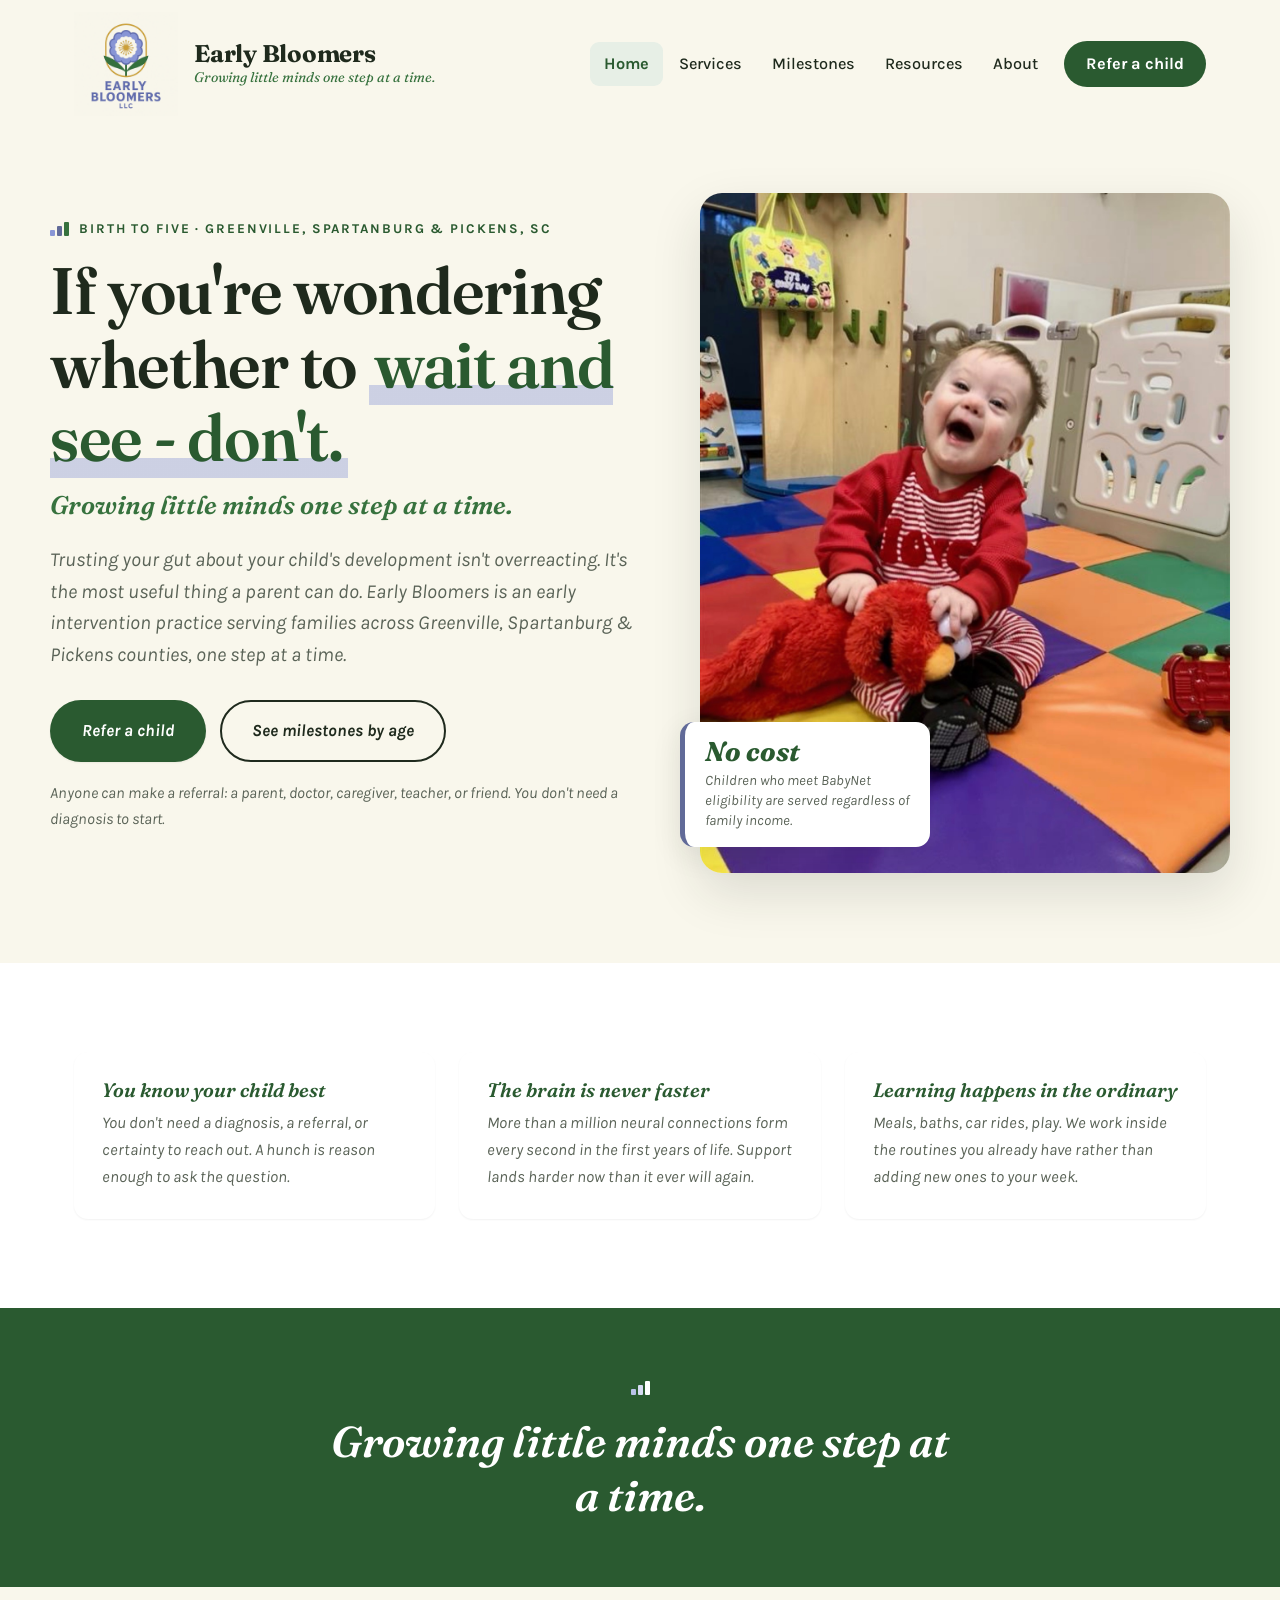
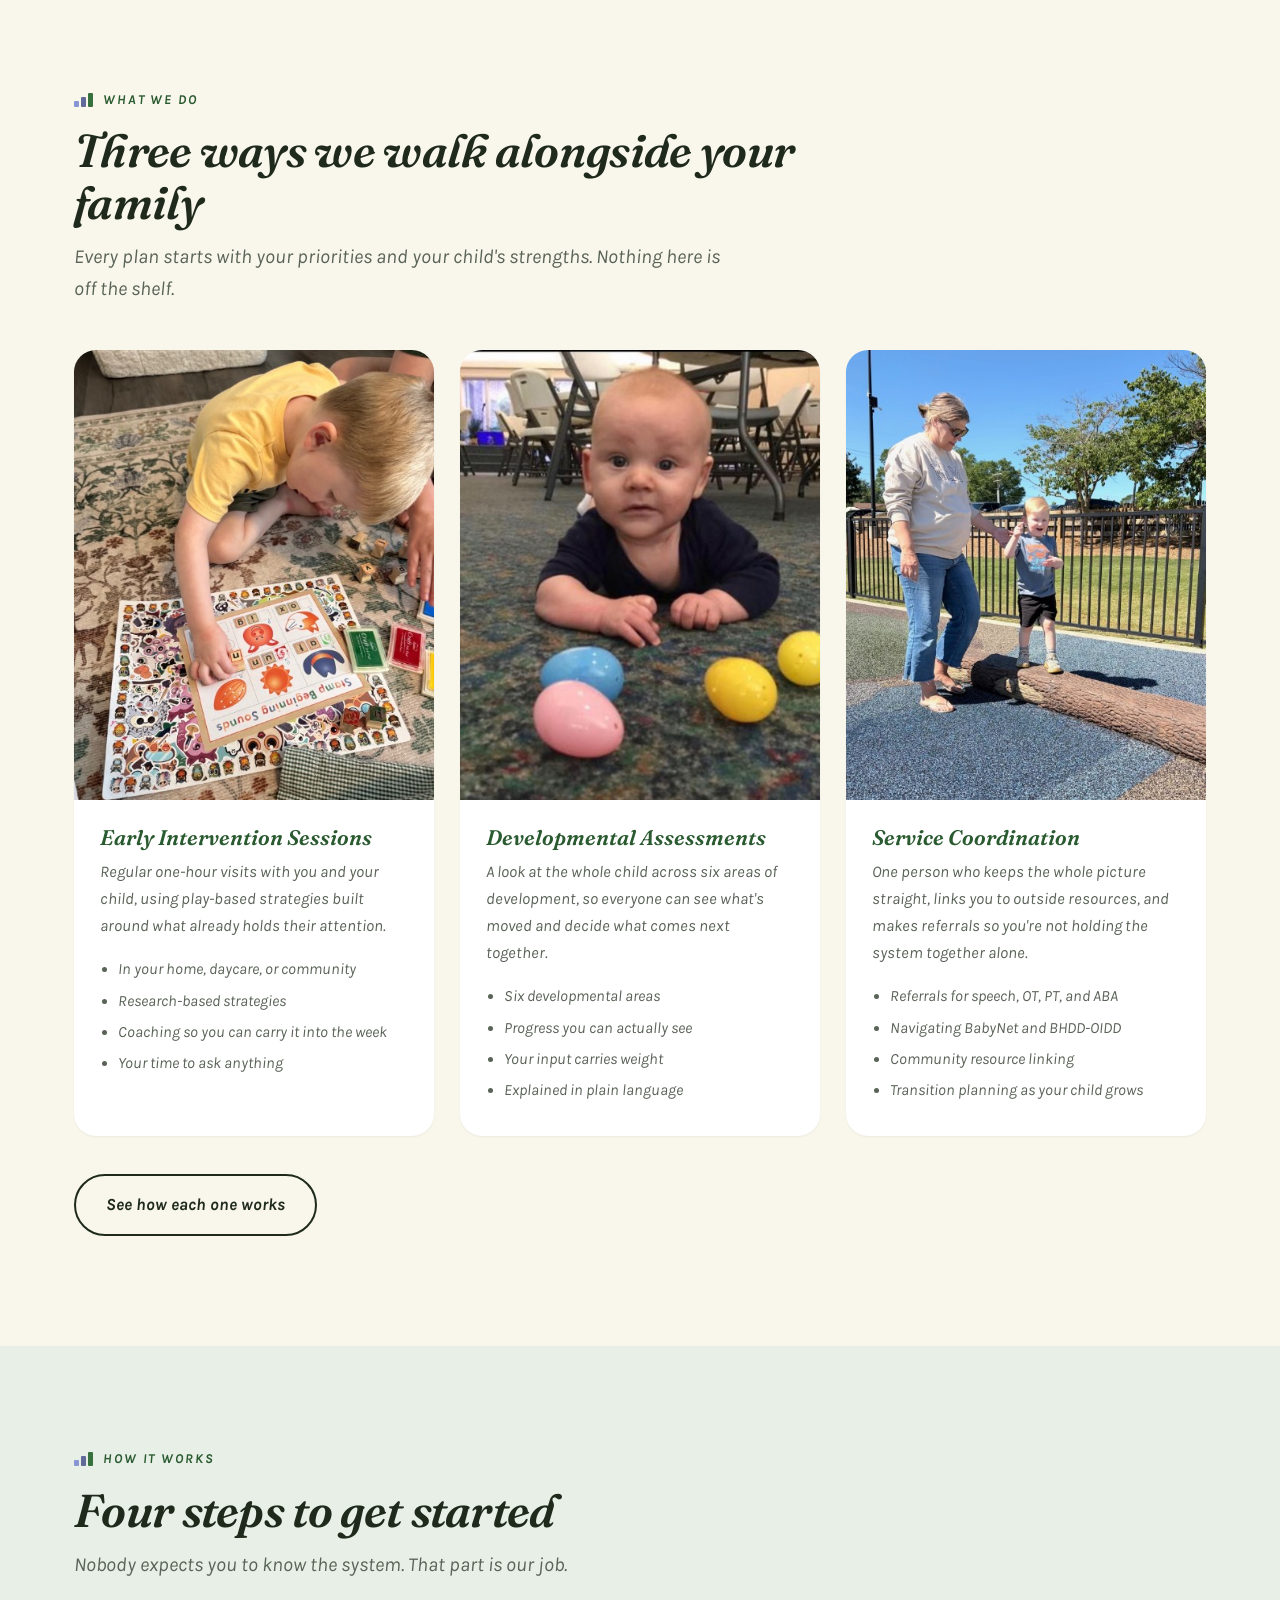
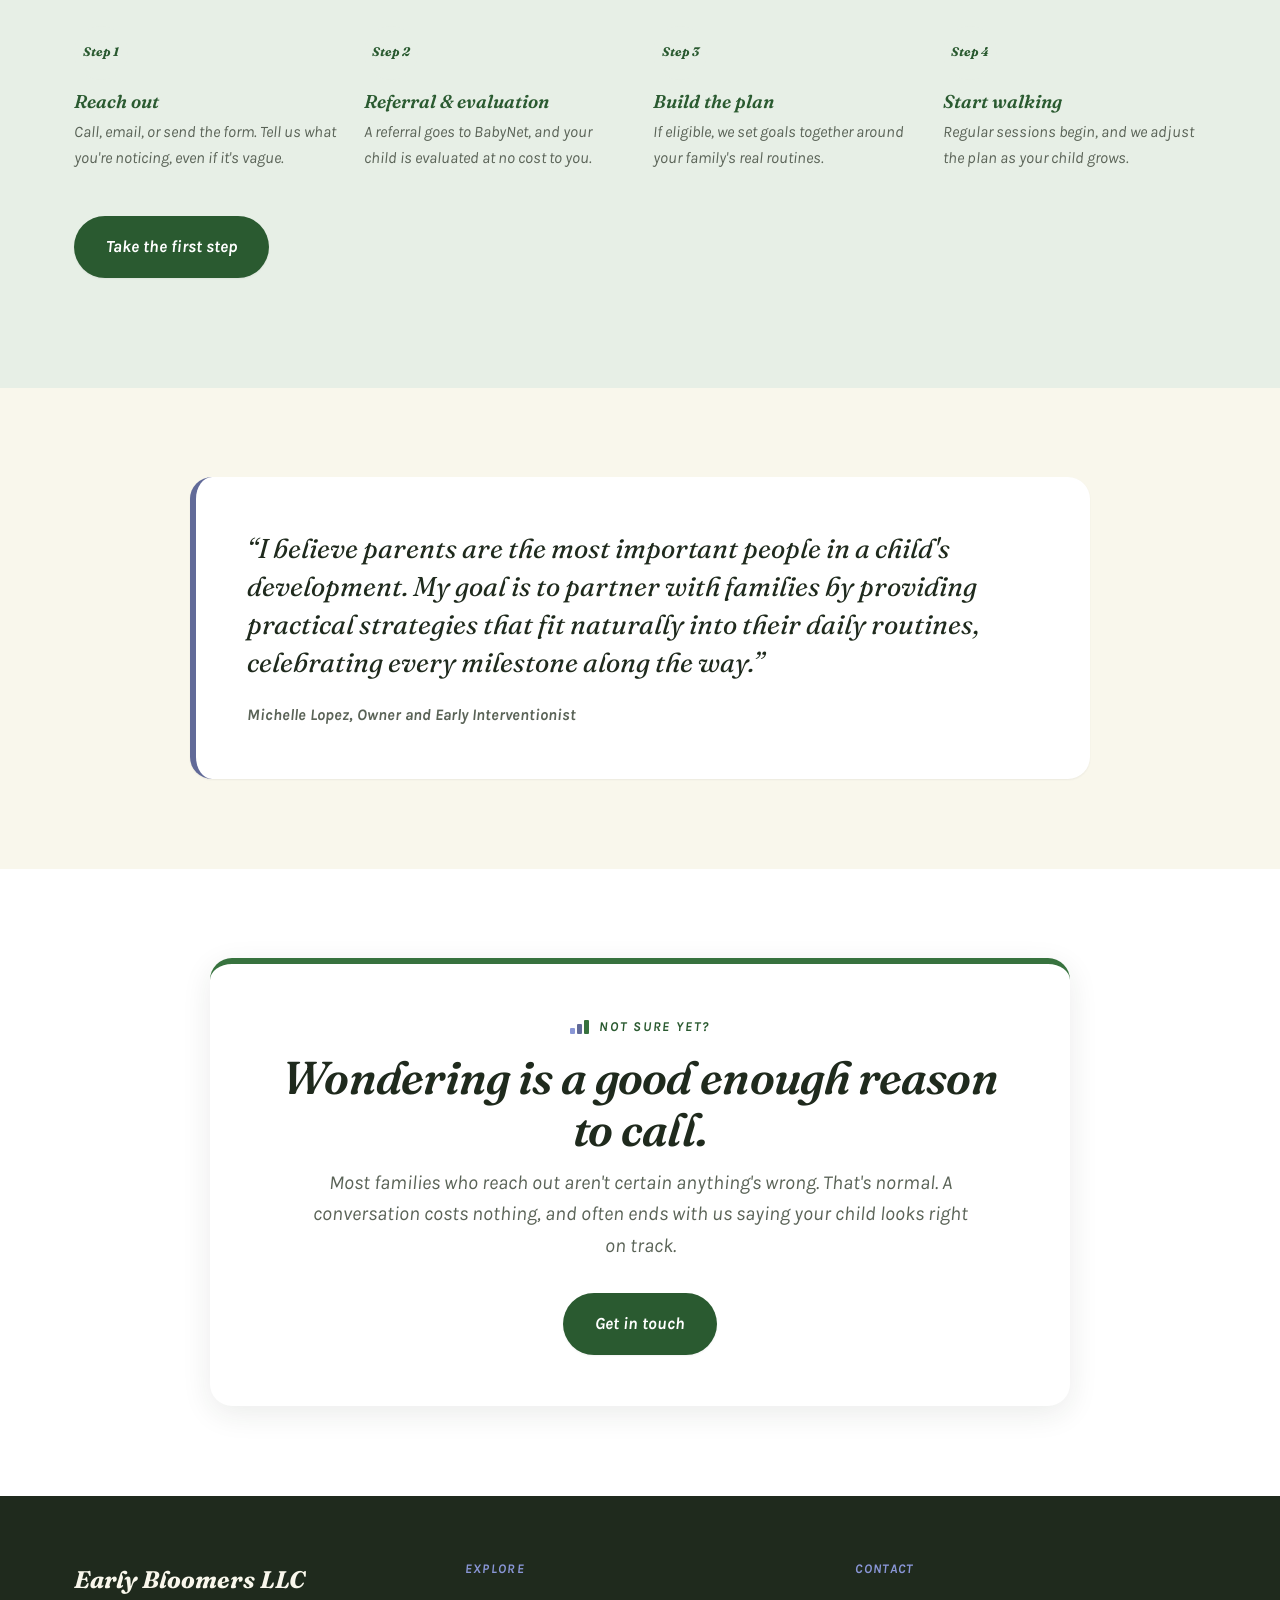
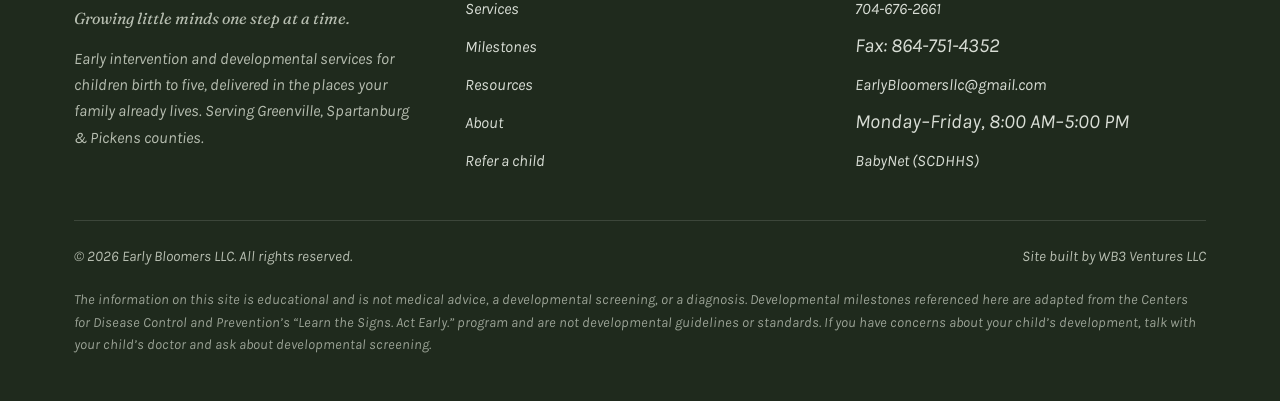
<file: index.html>
<!doctype html>
<html lang="en">
<head>
<meta charset="utf-8">
<meta name="viewport" content="width=device-width,initial-scale=1">
<title>Early Bloomers LLC &mdash; Early Intervention in Greenville, Spartanburg &amp; Pickens, SC</title>
<meta name="description" content="Early Bloomers LLC provides early intervention, developmental assessments, and service coordination for children birth to five across Greenville, Spartanburg, and Pickens counties, SC. Growing little minds one step at a time.">
<meta name="author" content="Early Bloomers LLC">
<meta property="og:type" content="website">
<meta property="og:site_name" content="Early Bloomers LLC">
<meta property="og:title" content="Early Bloomers LLC &mdash; Early Intervention in Greenville, Spartanburg &amp; Pickens, SC">
<meta property="og:description" content="Early Bloomers LLC provides early intervention, developmental assessments, and service coordination for children birth to five across Greenville, Spartanburg, and Pickens counties, SC. Growing little minds one step at a time.">
<meta property="og:image" content="https://early-bloomers.com/Images/child-sitting-on-floor-with-stuffed-animal.jpg">
<meta property="og:url" content="https://early-bloomers.com/index.html">
<meta name="twitter:card" content="summary_large_image">
<link rel="canonical" href="https://early-bloomers.com/index.html">
<link rel="icon" href="Images/EBLogo1.png">
<link rel="preconnect" href="https://fonts.googleapis.com">
<link rel="preconnect" href="https://fonts.gstatic.com" crossorigin>
<link href="https://fonts.googleapis.com/css2?family=Fraunces:ital,opsz,wght@0,9..144,400;0,9..144,600;0,9..144,700;1,9..144,600&family=Karla:wght@400;500;700&display=swap" rel="stylesheet">
<link rel="stylesheet" href="styles.css">
</head>
<body>

<a class="skip" href="#main">Skip to content</a>

<header class="hdr" id="hdr">
  <div class="hdr__in">
    <a class="brand" href="index.html">
      <img class="brand__logo" src="Images/EBLogo1.png" width="104" height="104"
           alt="Early Bloomers LLC logo: a periwinkle flower with green leaves inside a gold arch">
      <span>
        <span class="brand__name">Early Bloomers</span>
        <span class="brand__tag">Growing little minds one step at a time.</span>
      </span>
    </a>

    <button class="burger" id="burger" type="button" aria-label="Open menu" aria-expanded="false" aria-controls="nav">
      <span></span><span></span><span></span>
    </button>

    <nav class="nav" id="nav" aria-label="Main">
      <a href="index.html" aria-current="page">Home</a>
      <a href="services.html">Services</a>
      <a href="milestones.html">Milestones</a>
      <a href="resources.html">Resources</a>
      <a href="about.html">About</a>
      <a class="nav__cta" href="contact.html">Refer a child</a>
    </nav>
  </div>
</header>

<main id="main">
<section class="hero wrap">
  <div class="hero__grid">
    <div>
      <p class="eyebrow"><span class="stepmark" aria-hidden="true"><i></i><i></i><i></i></span>Birth to five &middot; Greenville, Spartanburg &amp; Pickens, SC</p>
      <h1>If you're wondering whether to <em>wait and see - don't.</h1>
      <p class="hero__slogan">Growing little minds one step at a time.</p>
      <p class="lede">
        Trusting your gut about your child's development isn't overreacting. It's the most useful
        thing a parent can do. Early Bloomers is an early intervention practice serving families
        across Greenville, Spartanburg &amp; Pickens counties, one step at a time.
      </p>
      <div class="hero__actions">
        <a class="btn btn--primary" href="contact.html">Refer a child</a>
        <a class="btn btn--ghost" href="milestones.html">See milestones by age</a>
      </div>
      <p class="hero__note">Anyone can make a referral: a parent, doctor, caregiver, teacher, or friend. You don't need a diagnosis to start.</p>
    </div>

    <div class="hero__art">
      <img src="Images/child-sitting-on-floor-with-stuffed-animal.jpg" width="800" height="680" fetchpriority="high"
           alt="A young child sitting on the floor holding a stuffed animal">
      <div class="hero__badge">
        <b>No cost</b>
        <span>Children who meet BabyNet eligibility are served regardless of family income.</span>
      </div>
    </div>
  </div>
</section>

<section class="band band--white" aria-labelledby="why-h">
  <div class="wrap">
    <h2 class="visually-hidden" id="why-h">Why families reach out</h2>
    <div class="tiles rv">
      <div class="tile">
        <h3>You know your child best</h3>
        <p>You don't need a diagnosis, a referral, or certainty to reach out. A hunch is reason enough to ask the question.</p>
      </div>
      <div class="tile">
        <h3>The brain is never faster</h3>
        <p>More than a million neural connections form every second in the first years of life. Support lands harder now than it ever will again.</p>
      </div>
      <div class="tile">
        <h3>Learning happens in the ordinary</h3>
        <p>Meals, baths, car rides, play. We work inside the routines you already have rather than adding new ones to your week.</p>
      </div>
    </div>
  </div>
</section>

<section class="slogan-band" aria-label="Our slogan">
  <div class="wrap">
    <span class="stepmark" aria-hidden="true"><i></i><i></i><i></i></span>
    <p>Growing little minds one step at a time.</p>
  </div>
</section>

<section class="band">
  <div class="wrap">
    <div class="shead rv">
      <p class="eyebrow"><span class="stepmark" aria-hidden="true"><i></i><i></i><i></i></span>What we do</p>
      <h2>Three ways we walk alongside your family</h2>
      <p class="lede">Every plan starts with your priorities and your child's strengths. Nothing here is off the shelf.</p>
    </div>

    <div class="cards rv">
      <article class="card">
        <img src="Images/child-playing-on-floor-with-word-puzzle.jpg" width="600" height="450"
             alt="A young child sitting on the floor playing with a word puzzle">
        <div class="card__body">
          <h3>Early Intervention Sessions</h3>
          <p>Regular one-hour visits with you and your child, using play-based strategies built around what already holds their attention.</p>
          <ul>
            <li>In your home, daycare, or community</li>
            <li>Research-based strategies</li>
            <li>Coaching so you can carry it into the week</li>
            <li>Your time to ask anything</li>
          </ul>
        </div>
      </article>

      <article class="card">
        <img src="Images/Baby_on_ground_with_plastic_easter_eggs.jpg" width="600" height="450"
             alt="A baby on the floor reaching for colourful plastic Easter eggs">
        <div class="card__body">
          <h3>Developmental Assessments</h3>
          <p>A look at the whole child across six areas of development, so everyone can see what's moved and decide what comes next together.</p>
          <ul>
            <li>Six developmental areas</li>
            <li>Progress you can actually see</li>
            <li>Your input carries weight</li>
            <li>Explained in plain language</li>
          </ul>
        </div>
      </article>

      <article class="card">
        <img src="Images/EarlyInterventionis_helping_child_walk_across_log.jpg" width="600" height="450"
             alt="An early interventionist helping a young child balance while walking across a log outdoors">
        <div class="card__body">
          <h3>Service Coordination</h3>
          <p>One person who keeps the whole picture straight, links you to outside resources, and makes referrals so you're not holding the system together alone.</p>
          <ul>
            <li>Referrals for speech, OT, PT, and ABA</li>
            <li>Navigating BabyNet and BHDD-OIDD</li>
            <li>Community resource linking</li>
            <li>Transition planning as your child grows</li>
          </ul>
        </div>
      </article>
    </div>

    <p style="margin-top:2.4rem"><a class="btn btn--ghost" href="services.html">See how each one works</a></p>
  </div>
</section>

<section class="band band--leaf">
  <div class="wrap">
    <div class="shead rv">
      <p class="eyebrow"><span class="stepmark" aria-hidden="true"><i></i><i></i><i></i></span>How it works</p>
      <h2>Four steps to get started</h2>
      <p class="lede">Nobody expects you to know the system. That part is our job.</p>
    </div>

    <div class="steps-h rv">
      <div class="steps-h__item">
        <h3>Reach out</h3>
        <p>Call, email, or send the form. Tell us what you're noticing, even if it's vague.</p>
      </div>
      <div class="steps-h__item">
        <h3>Referral &amp; evaluation</h3>
        <p>A referral goes to BabyNet, and your child is evaluated at no cost to you.</p>
      </div>
      <div class="steps-h__item">
        <h3>Build the plan</h3>
        <p>If eligible, we set goals together around your family's real routines.</p>
      </div>
      <div class="steps-h__item">
        <h3>Start walking</h3>
        <p>Regular sessions begin, and we adjust the plan as your child grows.</p>
      </div>
    </div>

    <p style="margin-top:2.8rem"><a class="btn btn--primary" href="contact.html">Take the first step</a></p>
  </div>
</section>

<section class="band">
  <div class="wrap">
    <figure class="quote rv" style="max-width:900px;margin-inline:auto">
      <blockquote>
        &ldquo;I believe parents are the most important people in a child's development. My goal is to
        partner with families by providing practical strategies that fit naturally into their daily
        routines, celebrating every milestone along the way.&rdquo;
      </blockquote>
      <figcaption>Michelle Lopez, Owner and Early Interventionist</figcaption>
    </figure>
  </div>
</section>

<section class="band band--white">
  <div class="wrap">
    <div class="callout rv center" style="max-width:860px">
      <p class="eyebrow" style="justify-content:center"><span class="stepmark" aria-hidden="true"><i></i><i></i><i></i></span>Not sure yet?</p>
      <h2>Wondering is a good enough reason to call.</h2>
      <p class="lede center">Most families who reach out aren't certain anything's wrong. That's normal. A conversation costs nothing, and often ends with us saying your child looks right on track.</p>
      <a class="btn btn--primary" href="contact.html">Get in touch</a>
    </div>
  </div>
</section>
</main>

<footer class="ftr">
  <div class="wrap">
    <div class="ftr__grid">
      <div class="ftr__brand">
        <b>Early Bloomers LLC</b>
        <p class="ftr__slogan">Growing little minds one step at a time.</p>
        <p>Early intervention and developmental services for children birth to five, delivered in the places your family already lives. Serving Greenville, Spartanburg &amp; Pickens counties.</p>
      </div>
      <div>
        <h2>Explore</h2>
        <ul>
          <li><a href="services.html">Services</a></li>
          <li><a href="milestones.html">Milestones</a></li>
          <li><a href="resources.html">Resources</a></li>
          <li><a href="about.html">About</a></li>
          <li><a href="contact.html">Refer a child</a></li>
        </ul>
      </div>
      <div>
        <h2>Contact</h2>
        <ul>
          <li><a href="tel:+17046762661">704-676-2661</a></li>
          <li>Fax: 864-751-4352</li>
          <li><a href="mailto:EarlyBloomersllc@gmail.com">EarlyBloomersllc@gmail.com</a></li>
          <li>Monday&ndash;Friday, 8:00&nbsp;AM&ndash;5:00&nbsp;PM</li>
          <li><a href="https://www.scdhhs.gov/resources/programs-and-initiatives/babynet" target="_blank" rel="noopener">BabyNet (SCDHHS)</a></li>
        </ul>
      </div>
    </div>

    <div class="ftr__base">
      <span>&copy; <span id="yr">2026</span> Early Bloomers LLC. All rights reserved.</span>
      <span>Site built by WB3 Ventures LLC</span>
    </div>
    <p class="ftr__legal">The information on this site is educational and is not medical advice, a developmental screening, or a diagnosis. Developmental milestones referenced here are adapted from the Centers for Disease Control and Prevention&rsquo;s &ldquo;Learn the Signs. Act Early.&rdquo; program and are not developmental guidelines or standards. If you have concerns about your child&rsquo;s development, talk with your child&rsquo;s doctor and ask about developmental screening.</p>
  </div>
</footer>

<script src="main.js"></script>
</body>
</html>
</file>
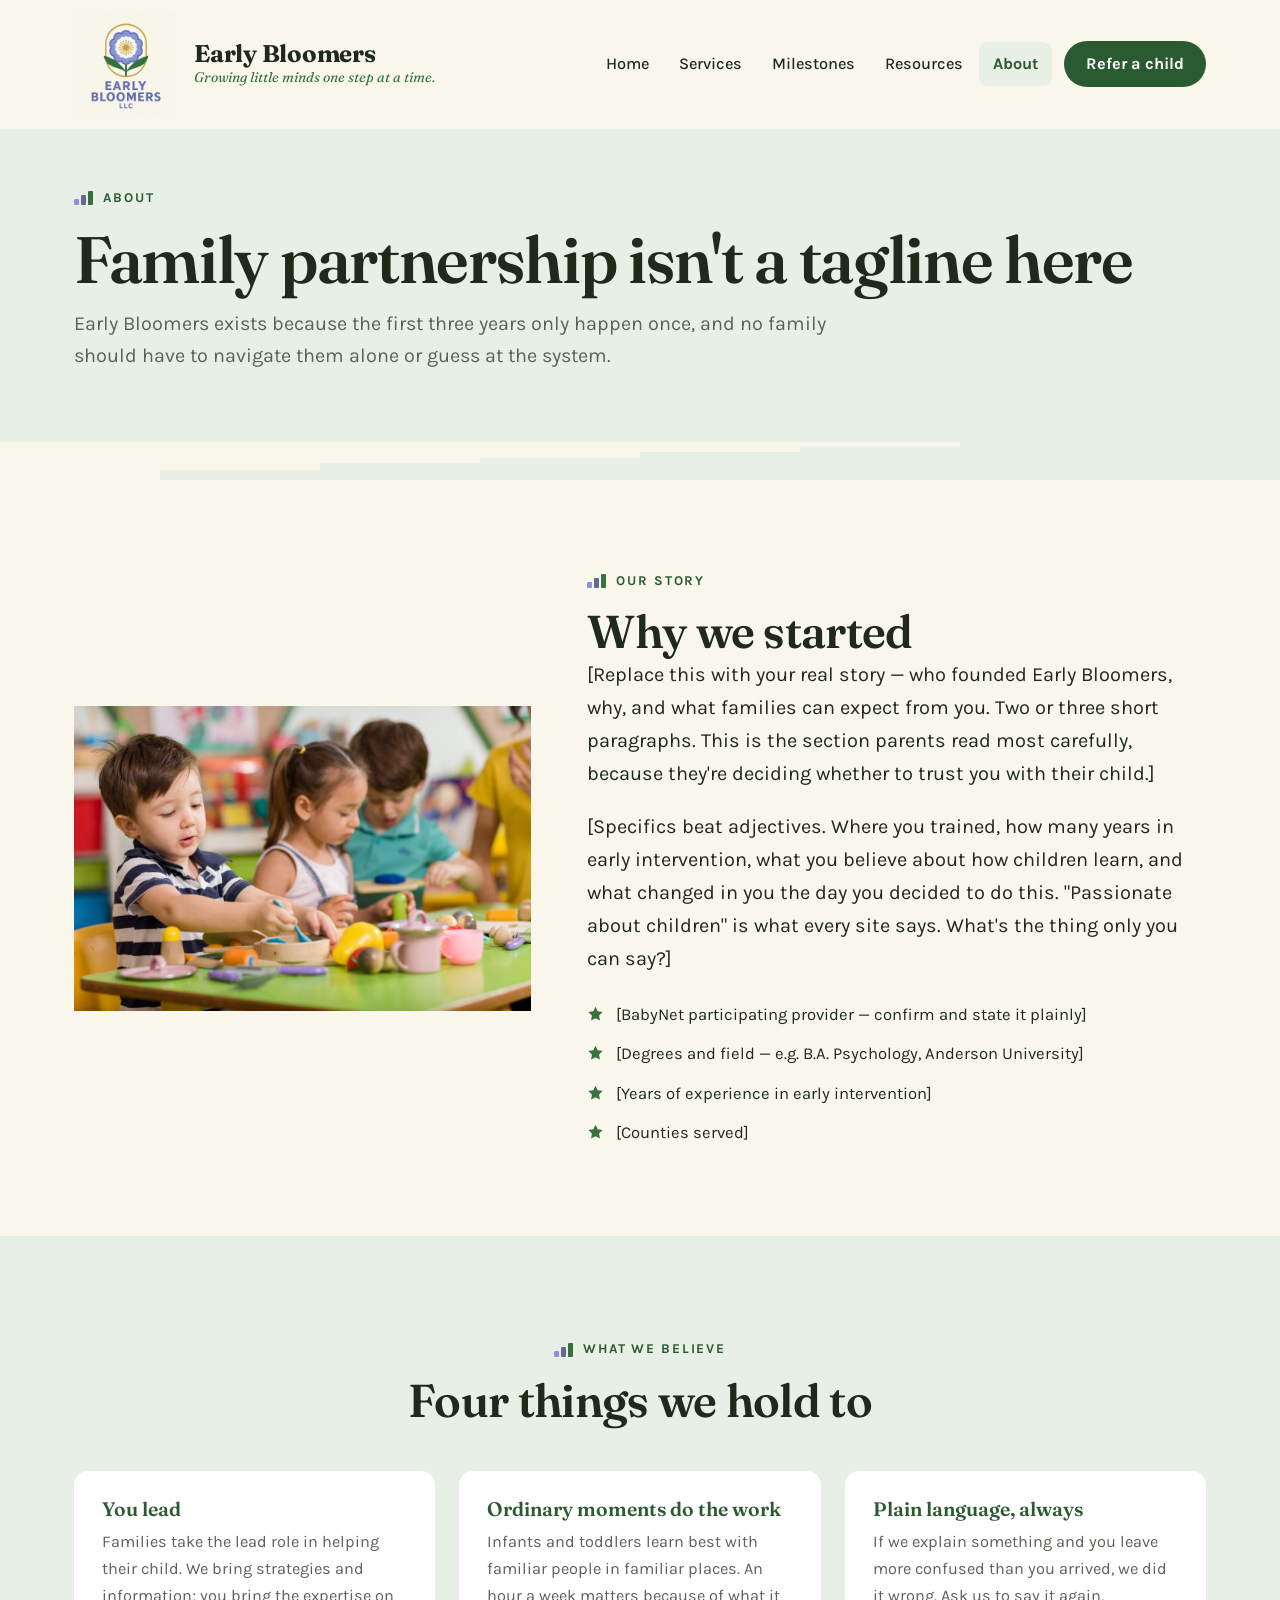
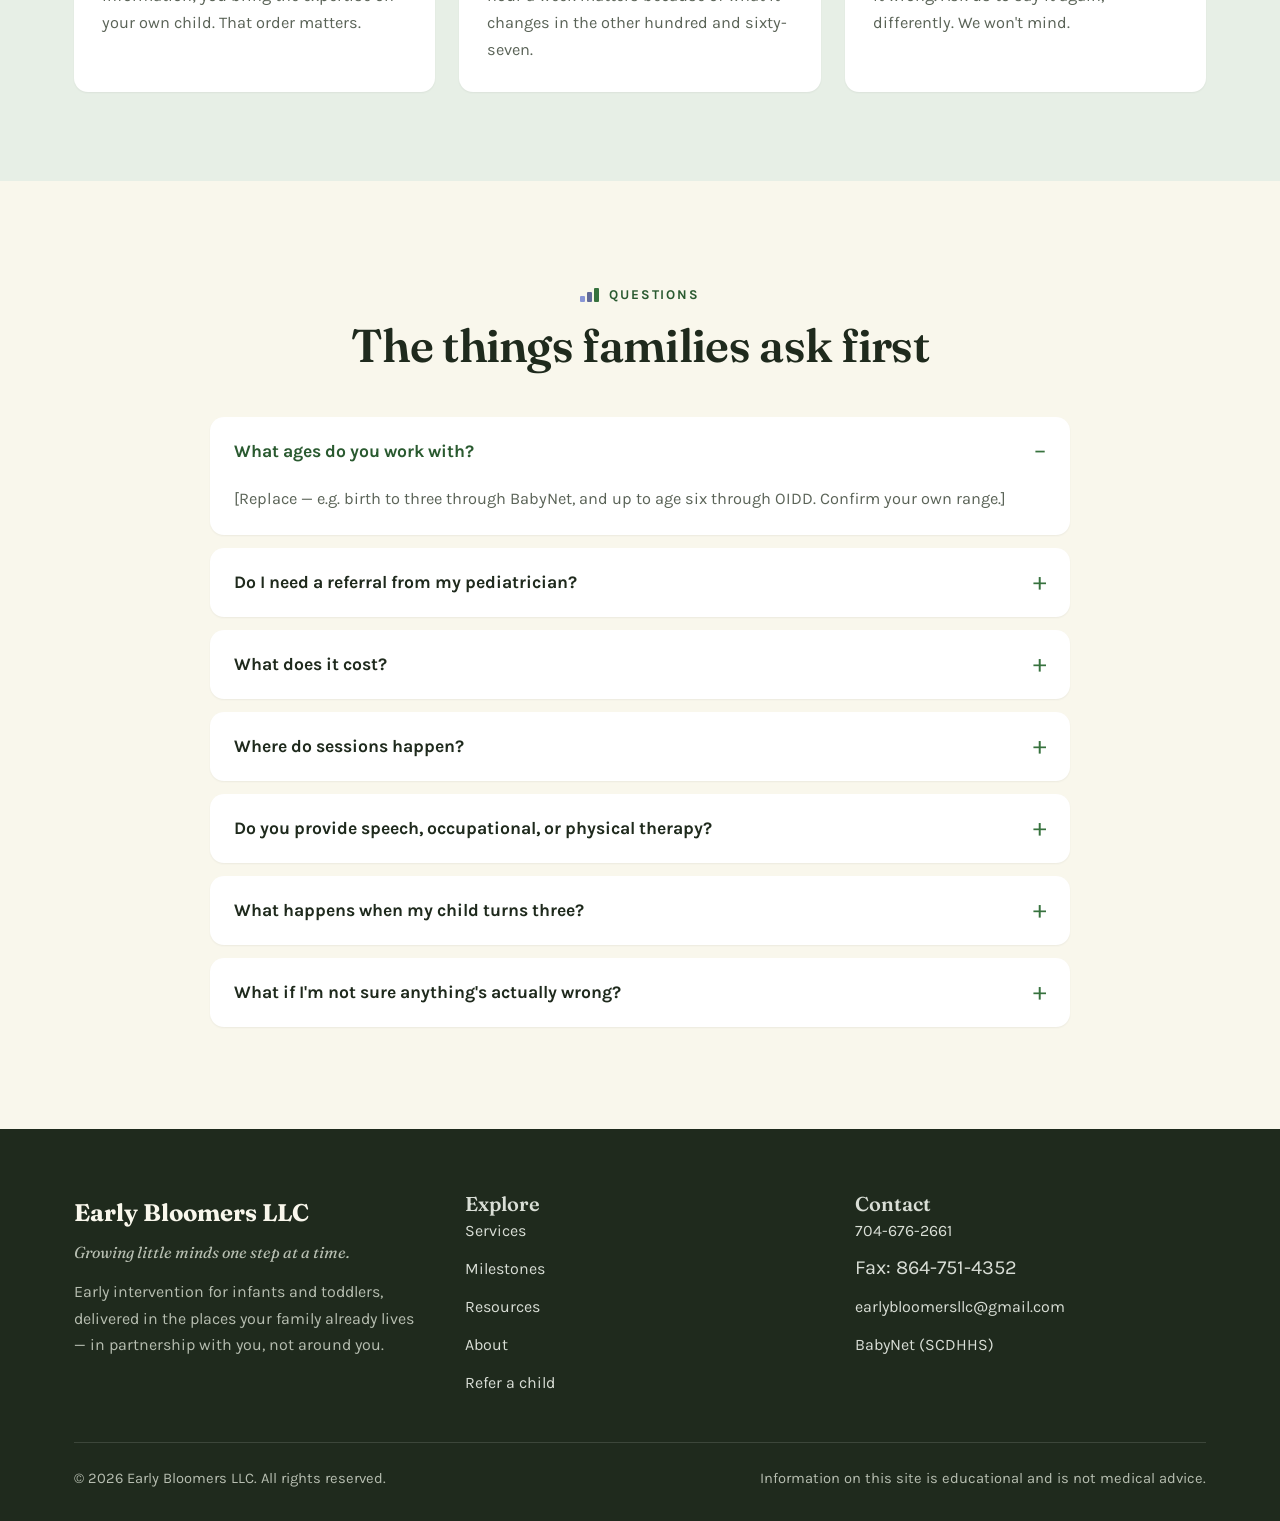
<file: about (1).html>
<!doctype html>
<html lang="en">
<head>
<meta charset="utf-8">
<meta name="viewport" content="width=device-width,initial-scale=1">
<title>About &mdash; Early Bloomers</title>
<meta name="description" content="Who we are, what we believe about early intervention, and the questions families ask first.">
<meta property="og:type" content="website">
<meta property="og:title" content="About &mdash; Early Bloomers">
<meta property="og:description" content="Who we are, what we believe about early intervention, and the questions families ask first.">
<meta property="og:image" content="Images/Image1.jpg">
<meta name="twitter:card" content="summary_large_image">
<link rel="icon" href="Images/EBLogo1.png">
<link rel="preconnect" href="https://fonts.googleapis.com">
<link rel="preconnect" href="https://fonts.gstatic.com" crossorigin>
<link href="https://fonts.googleapis.com/css2?family=Fraunces:opsz,wght@9..144,400;9..144,600;9..144,700&family=Karla:wght@300;400;500;700&display=swap" rel="stylesheet">
<link rel="stylesheet" href="styles.css">
</head>
<body>

<a class="skip" href="#main">Skip to content</a>

<header class="hdr" id="hdr">
  <div class="hdr__in">
    <a class="brand" href="index.html">
      <img class="brand__logo" src="Images/EBLogo1.png" alt="Early Bloomers logo: a periwinkle flower with green leaves">
      <span>
        <span class="brand__name">Early Bloomers</span>
        <span class="brand__tag">Growing little minds one step at a time.</span>
      </span>
    </a>

    <button class="burger" id="burger" aria-label="Open menu" aria-expanded="false" aria-controls="nav">
      <span></span><span></span><span></span>
    </button>

    <nav class="nav" id="nav" aria-label="Main">
      <a href="index.html">Home</a>
      <a href="services.html">Services</a>
      <a href="milestones.html">Milestones</a>
      <a href="resources.html">Resources</a>
      <a href="about.html" aria-current="page">About</a>
      <a class="nav__cta" href="contact.html">Refer a child</a>
    </nav>
  </div>
</header>

<main id="main">
<section class="phero">
  <div class="wrap">
    <p class="eyebrow"><span class="stepmark" aria-hidden="true"><i></i><i></i><i></i></span>About</p>
    <h1>Family partnership isn't a tagline here</h1>
    <p class="lede">Early Bloomers exists because the first three years only happen once, and no family should have to navigate them alone or guess at the system.</p>
  </div>
</section>
<svg class="stair " viewBox="0 0 1200 34" preserveAspectRatio="none" aria-hidden="true">
  <path fill="currentColor" d="M0 34h150V25h150v-6h150v-5h150v-5h150V4h150V0h300v34z"/>
</svg>
<section class="band">
  <div class="wrap">
    <div class="split rv">
      <img src="Images/Image4.jpg" alt="[Replace: a photo of your lead Early Interventionist working with a child]">
      <div>
        <p class="eyebrow"><span class="stepmark" aria-hidden="true"><i></i><i></i><i></i></span>Our story</p>
        <h2>Why we started</h2>
        <p>[Replace this with your real story &mdash; who founded Early Bloomers, why, and what
        families can expect from you. Two or three short paragraphs. This is the section parents
        read most carefully, because they're deciding whether to trust you with their child.]</p>
        <p>[Specifics beat adjectives. Where you trained, how many years in early intervention,
        what you believe about how children learn, and what changed in you the day you decided to
        do this. "Passionate about children" is what every site says. What's the thing only you
        can say?]</p>
        <ul class="creds">
          <li>
            <svg width="17" height="17" viewBox="0 0 20 20" fill="currentColor" aria-hidden="true"><path d="M10 1l2.6 5.3 5.9.8-4.3 4.1 1 5.8L10 14.3 4.8 17l1-5.8L1.5 7.1l5.9-.8L10 1z"/></svg>
            <span>[BabyNet participating provider &mdash; confirm and state it plainly]</span>
          </li>
          <li>
            <svg width="17" height="17" viewBox="0 0 20 20" fill="currentColor" aria-hidden="true"><path d="M10 1l2.6 5.3 5.9.8-4.3 4.1 1 5.8L10 14.3 4.8 17l1-5.8L1.5 7.1l5.9-.8L10 1z"/></svg>
            <span>[Degrees and field &mdash; e.g. B.A. Psychology, Anderson University]</span>
          </li>
          <li>
            <svg width="17" height="17" viewBox="0 0 20 20" fill="currentColor" aria-hidden="true"><path d="M10 1l2.6 5.3 5.9.8-4.3 4.1 1 5.8L10 14.3 4.8 17l1-5.8L1.5 7.1l5.9-.8L10 1z"/></svg>
            <span>[Years of experience in early intervention]</span>
          </li>
          <li>
            <svg width="17" height="17" viewBox="0 0 20 20" fill="currentColor" aria-hidden="true"><path d="M10 1l2.6 5.3 5.9.8-4.3 4.1 1 5.8L10 14.3 4.8 17l1-5.8L1.5 7.1l5.9-.8L10 1z"/></svg>
            <span>[Counties served]</span>
          </li>
        </ul>
      </div>
    </div>
  </div>
</section>

<section class="band band--leaf">
  <div class="wrap">
    <div class="shead rv center">
      <p class="eyebrow"><span class="stepmark" aria-hidden="true"><i></i><i></i><i></i></span>What we believe</p>
      <h2>Four things we hold to</h2>
    </div>
    <div class="tiles rv">
      <div class="tile">
        <h3>You lead</h3>
        <p>Families take the lead role in helping their child. We bring strategies and information; you bring the expertise on your own child. That order matters.</p>
      </div>
      <div class="tile">
        <h3>Ordinary moments do the work</h3>
        <p>Infants and toddlers learn best with familiar people in familiar places. An hour a week matters because of what it changes in the other hundred and sixty-seven.</p>
      </div>
      <div class="tile">
        <h3>Plain language, always</h3>
        <p>If we explain something and you leave more confused than you arrived, we did it wrong. Ask us to say it again, differently. We won't mind.</p>
      </div>
    </div>
  </div>
</section>

<section class="band">
  <div class="wrap">
    <div class="shead rv center">
      <p class="eyebrow"><span class="stepmark" aria-hidden="true"><i></i><i></i><i></i></span>Questions</p>
      <h2>The things families ask first</h2>
    </div>

    <div class="faq rv">
      <details open>
        <summary>What ages do you work with?</summary>
        <div class="faq__a"><p>[Replace &mdash; e.g. birth to three through BabyNet, and up to age six through OIDD. Confirm your own range.]</p></div>
      </details>
      <details>
        <summary>Do I need a referral from my pediatrician?</summary>
        <div class="faq__a"><p>No. Anyone can make a referral &mdash; a parent, doctor, caregiver, teacher, or friend. You can contact us directly, or call the BabyNet Central Referral Team at 1-866-512-8881 yourself.</p></div>
      </details>
      <details>
        <summary>What does it cost?</summary>
        <div class="faq__a"><p>Children who meet BabyNet eligibility criteria are served regardless of family income, and BabyNet services are provided at no cost to families. [Confirm this reflects your situation, and add anything specific about services outside BabyNet.]</p></div>
      </details>
      <details>
        <summary>Where do sessions happen?</summary>
        <div class="faq__a"><p>[Replace &mdash; home, daycare, community? What's your travel radius, and which counties?]</p></div>
      </details>
      <details>
        <summary>Do you provide speech, occupational, or physical therapy?</summary>
        <div class="faq__a"><p>Not directly. We provide early intervention and service coordination, and we link families to qualified providers for speech, physical, and occupational therapy, and assistive technology. We stay involved so the pieces work together.</p></div>
      </details>
      <details>
        <summary>What happens when my child turns three?</summary>
        <div class="faq__a"><p>BabyNet eligibility ends at three. Some children continue with services through BHDD-OIDD up to age six; others transition to their school district; others don't need anything further. We start planning that step well before the birthday. [Confirm and add your specifics.]</p></div>
      </details>
      <details>
        <summary>What if I'm not sure anything's actually wrong?</summary>
        <div class="faq__a"><p>That's the most common reason families call, and it's a good reason. An evaluation costs nothing and often ends with confirmation that your child is right on track. Knowing beats wondering, and if support would help, starting sooner makes it work better.</p></div>
      </details>
    </div>
  </div>
</section>
</main>

<footer class="ftr">
  <div class="wrap">
    <div class="ftr__grid">
      <div class="ftr__brand">
        <b>Early Bloomers LLC</b>
        <p class="ftr__slogan">Growing little minds one step at a time.</p>
        <p>Early intervention for infants and toddlers, delivered in the places your family already lives — in partnership with you, not around you.</p>
      </div>
      <div>
        <h4>Explore</h4>
        <ul>
          <li><a href="services.html">Services</a></li>
          <li><a href="milestones.html">Milestones</a></li>
          <li><a href="resources.html">Resources</a></li>
          <li><a href="about.html">About</a></li>
          <li><a href="contact.html">Refer a child</a></li>
        </ul>
      </div>
      <div>
        <h4>Contact</h4>
        <ul>
          <li><a href="tel:+17046762661">704-676-2661</a></li>
          <li>Fax: 864-751-4352</li>
          <li><a href="mailto:earlybloomersllc@gmail.com">earlybloomersllc@gmail.com</a></li>
          <li><a href="https://www.scdhhs.gov/resources/programs-and-initiatives/babynet" target="_blank" rel="noopener">BabyNet (SCDHHS)</a></li>
        </ul>
      </div>
    </div>
    <div class="ftr__base">
      <span>&copy; <span id="yr">2026</span> Early Bloomers LLC. All rights reserved.</span>
      <span>Information on this site is educational and is not medical advice.</span>
    </div>
  </div>
</footer>

<script src="main.js"></script>
</body>
</html>
</file>
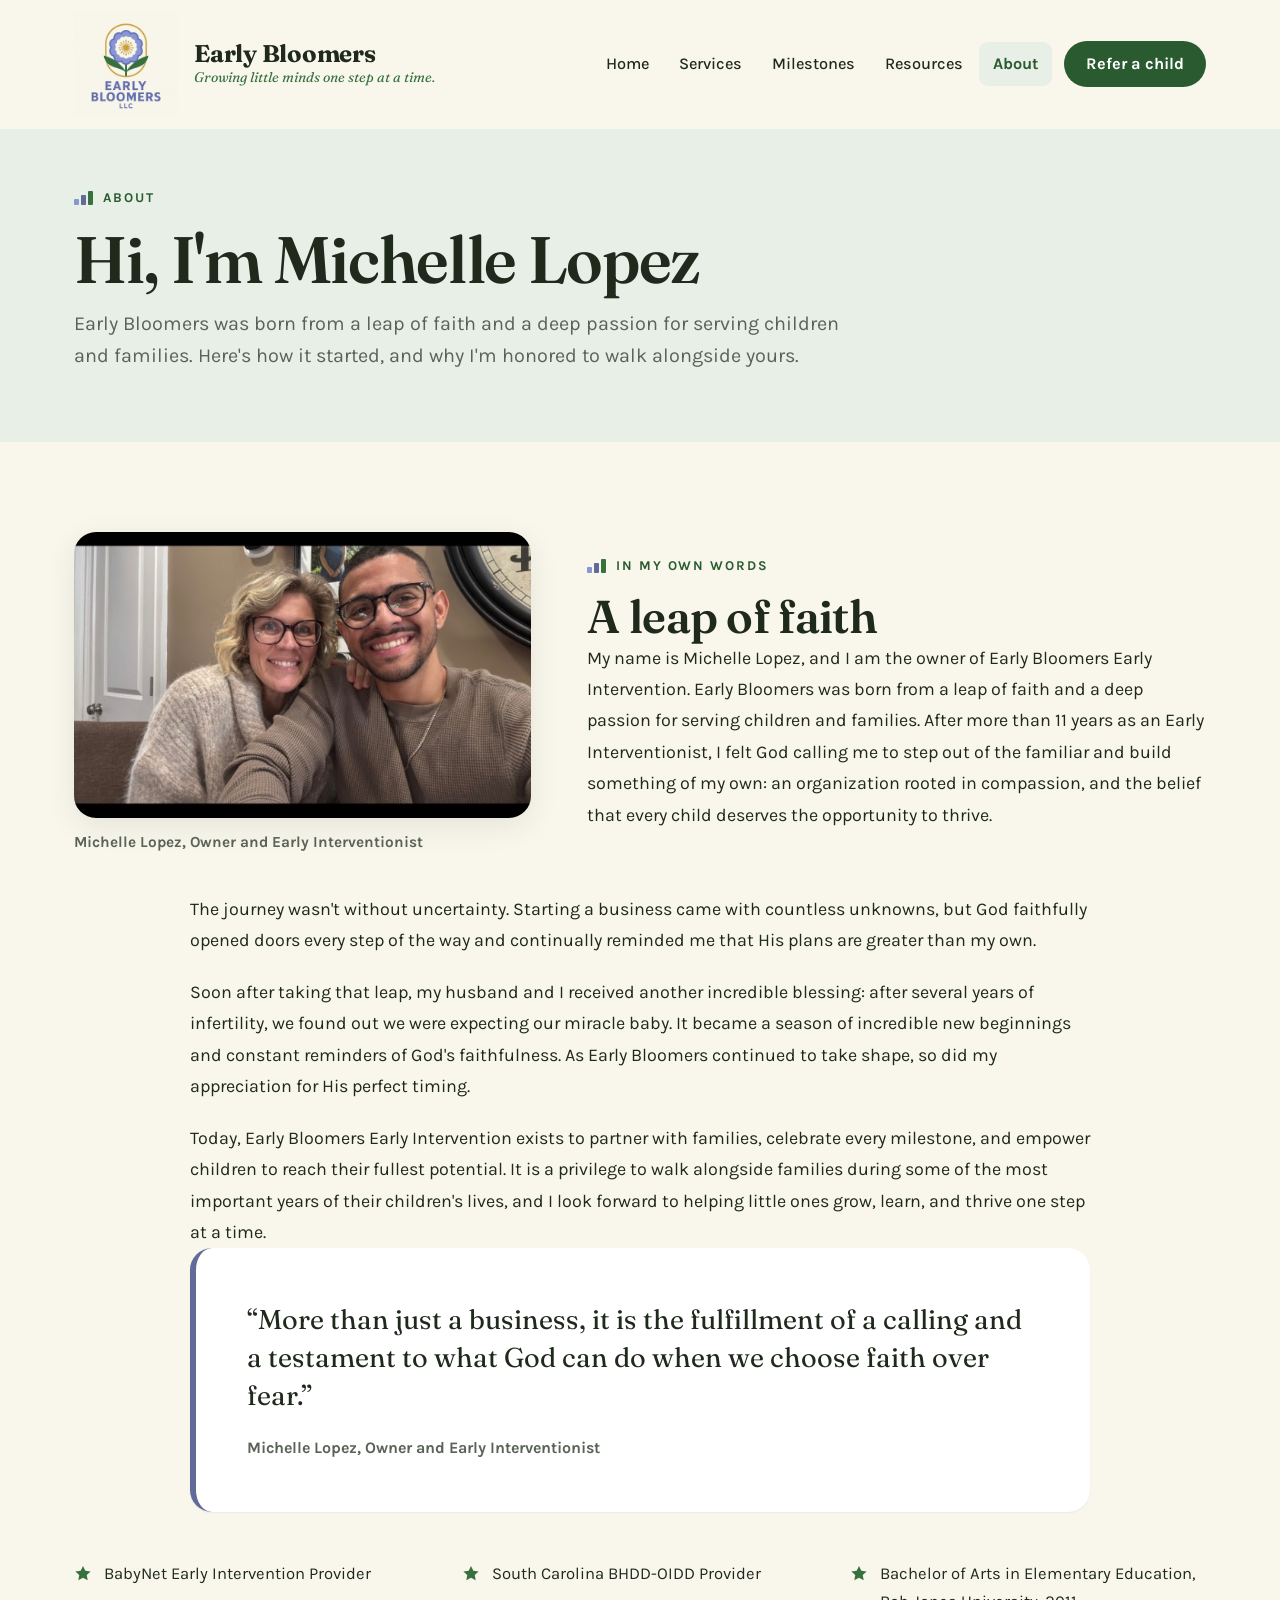
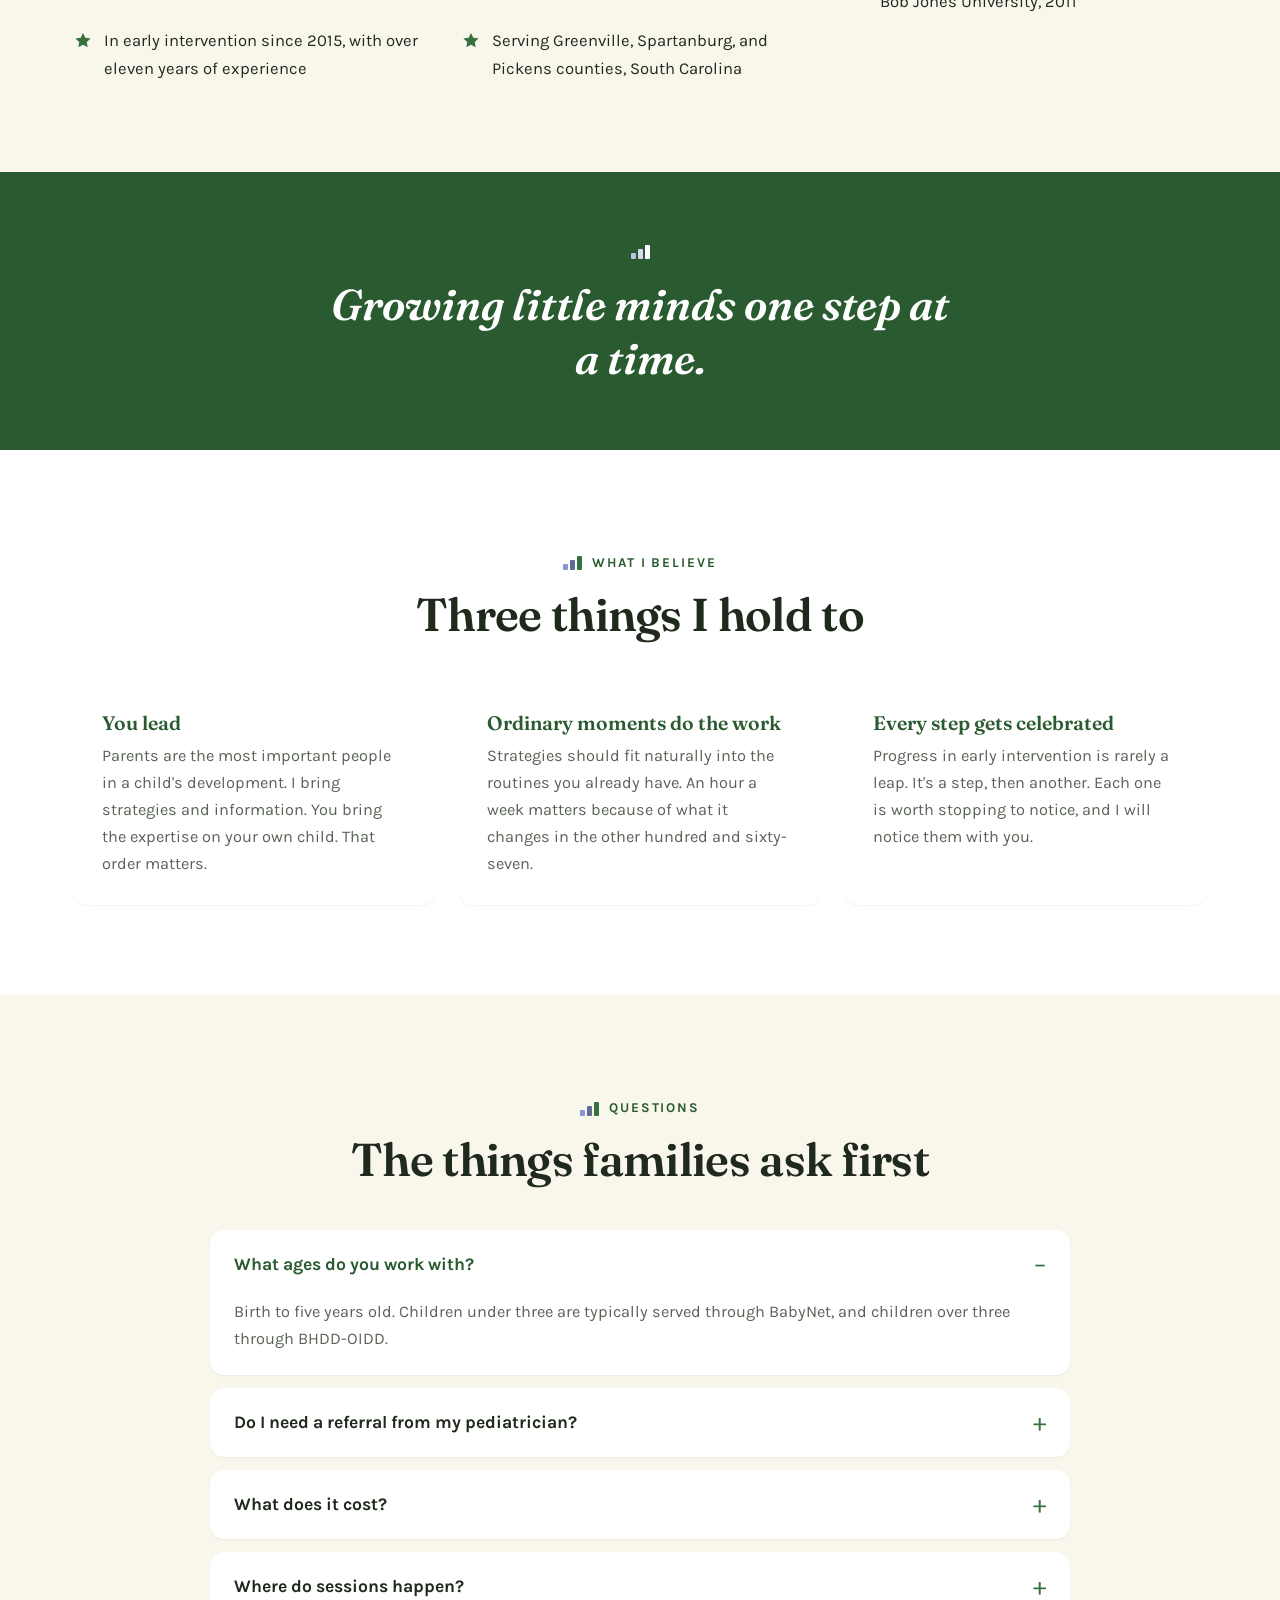
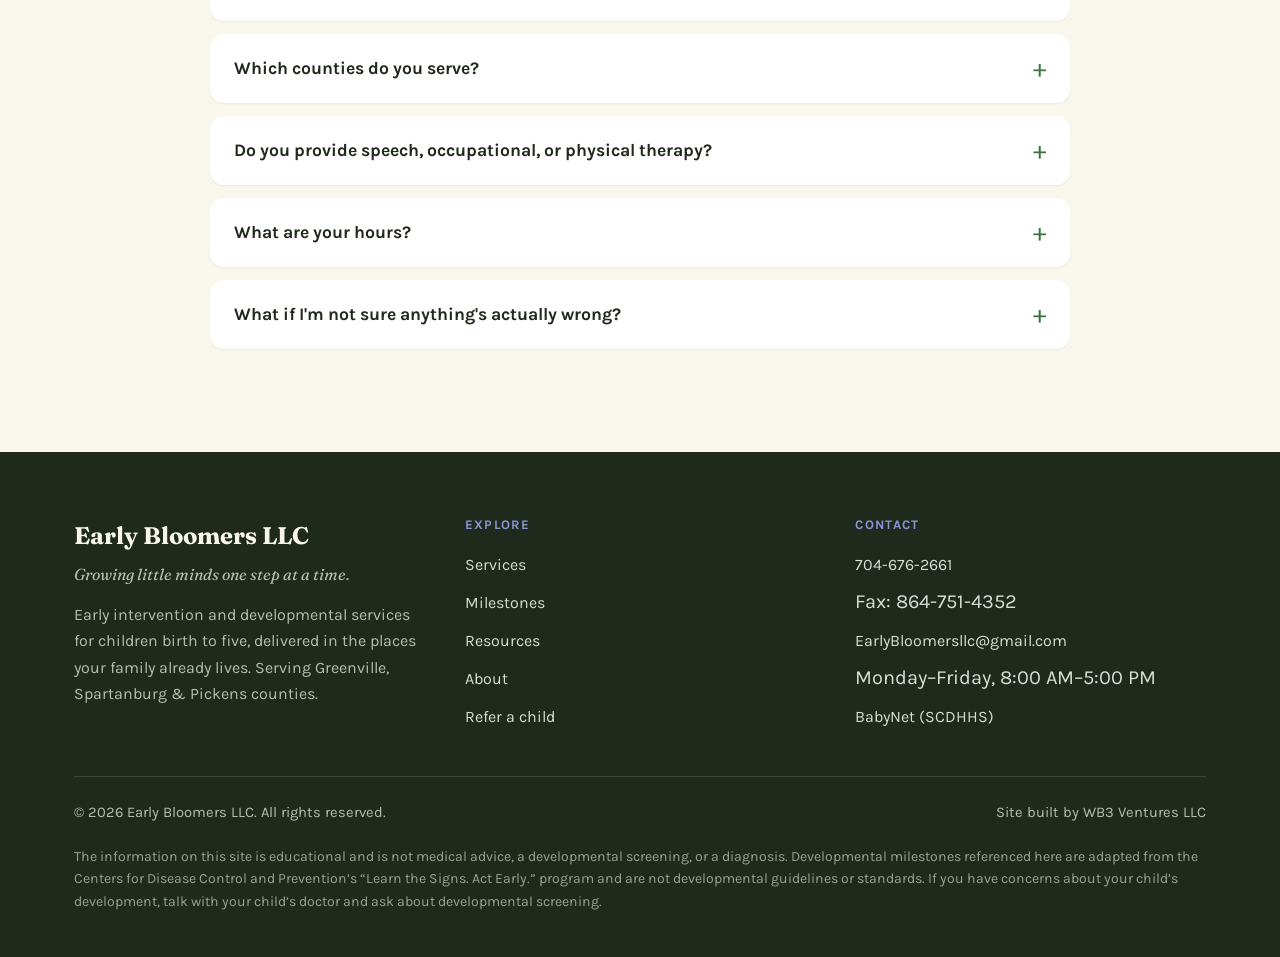
<file: about.html>
<!doctype html>
<html lang="en">
<head>
<meta charset="utf-8">
<meta name="viewport" content="width=device-width,initial-scale=1">
<title>About Michelle Lopez &mdash; Early Bloomers LLC</title>
<meta name="description" content="Michelle Lopez, Owner and Early Interventionist. BabyNet and BHDD-OIDD provider serving Greenville, Spartanburg, and Pickens counties since 2015.">
<meta name="author" content="Early Bloomers LLC">
<meta property="og:type" content="website">
<meta property="og:site_name" content="Early Bloomers LLC">
<meta property="og:title" content="About Michelle Lopez &mdash; Early Bloomers LLC">
<meta property="og:description" content="Michelle Lopez, Owner and Early Interventionist. BabyNet and BHDD-OIDD provider serving Greenville, Spartanburg, and Pickens counties since 2015.">
<meta property="og:image" content="https://early-bloomers.com/Images/MichelleWakefieldLopez.jpg">
<meta property="og:url" content="https://early-bloomers.com/about.html">
<meta name="twitter:card" content="summary_large_image">
<link rel="canonical" href="https://early-bloomers.com/about.html">
<link rel="icon" href="Images/EBLogo1.png">
<link rel="preconnect" href="https://fonts.googleapis.com">
<link rel="preconnect" href="https://fonts.gstatic.com" crossorigin>
<link href="https://fonts.googleapis.com/css2?family=Fraunces:ital,opsz,wght@0,9..144,400;0,9..144,600;0,9..144,700;1,9..144,600&family=Karla:wght@400;500;700&display=swap" rel="stylesheet">
<link rel="stylesheet" href="styles.css">
</head>
<body>

<a class="skip" href="#main">Skip to content</a>

<header class="hdr" id="hdr">
  <div class="hdr__in">
    <a class="brand" href="index.html">
      <img class="brand__logo" src="Images/EBLogo1.png" width="104" height="104"
           alt="Early Bloomers LLC logo: a periwinkle flower with green leaves inside a gold arch">
      <span>
        <span class="brand__name">Early Bloomers</span>
        <span class="brand__tag">Growing little minds one step at a time.</span>
      </span>
    </a>

    <button class="burger" id="burger" type="button" aria-label="Open menu" aria-expanded="false" aria-controls="nav">
      <span></span><span></span><span></span>
    </button>

    <nav class="nav" id="nav" aria-label="Main">
      <a href="index.html">Home</a>
      <a href="services.html">Services</a>
      <a href="milestones.html">Milestones</a>
      <a href="resources.html">Resources</a>
      <a href="about.html" aria-current="page">About</a>
      <a class="nav__cta" href="contact.html">Refer a child</a>
    </nav>
  </div>
</header>

<main id="main">
<section class="phero">
  <div class="wrap">
    <p class="eyebrow"><span class="stepmark" aria-hidden="true"><i></i><i></i><i></i></span>About</p>
    <h1>Hi, I'm Michelle Lopez</h1>
    <p class="lede">Early Bloomers was born from a leap of faith and a deep passion for serving children and families. Here's how it started, and why I'm honored to walk alongside yours.</p>
  </div>
</section>

<section class="band">
  <div class="wrap">
    <div class="split rv">
      <figure class="portrait">
        <img src="Images/MichelleWakefieldLopez.jpg"
             alt="Michelle Lopez, Owner and Early Interventionist at Early Bloomers, pictured with her husband"
             loading="lazy">
        <figcaption>Michelle Lopez, Owner and Early Interventionist</figcaption>
      </figure>

      <div>
        <p class="eyebrow"><span class="stepmark" aria-hidden="true"><i></i><i></i><i></i></span>In my own words</p>
        <h2>A leap of faith</h2>
        <div class="story">
          <p>
            My name is Michelle Lopez, and I am the owner of Early Bloomers Early Intervention.
            Early Bloomers was born from a leap of faith and a deep passion for serving children
            and families. After more than 11 years as an Early Interventionist, I felt God calling
            me to step out of the familiar and build something of my own: an organization rooted in
            compassion, and the belief that every child deserves the opportunity to thrive.
          </p>
        </div>
      </div>
    </div>

    <div class="story story--full rv">
      <p>
        The journey wasn't without uncertainty. Starting a business came with countless unknowns,
        but God faithfully opened doors every step of the way and continually reminded me that His
        plans are greater than my own.
      </p>
      <p>
        Soon after taking that leap, my husband and I received another incredible blessing: after
        several years of infertility, we found out we were expecting our miracle baby. It became a
        season of incredible new beginnings and constant reminders of God's faithfulness. As Early
        Bloomers continued to take shape, so did my appreciation for His perfect timing.
      </p>
      <p>
        Today, Early Bloomers Early Intervention exists to partner with families, celebrate every
        milestone, and empower children to reach their fullest potential. It is a privilege to walk
        alongside families during some of the most important years of their children's lives, and I
        look forward to helping little ones grow, learn, and thrive one step at a time.
      </p>
    </div>

    <figure class="quote rv" style="max-width:var(--story-measure);margin-inline:auto">
      <blockquote>
        &ldquo;More than just a business, it is the fulfillment of a calling and a testament to what
        God can do when we choose faith over fear.&rdquo;
      </blockquote>
      <figcaption>Michelle Lopez, Owner and Early Interventionist</figcaption>
    </figure>

    <ul class="creds creds--wide rv">
      <li><svg width="18" height="18" viewBox="0 0 20 20" fill="currentColor" aria-hidden="true" focusable="false"><path d="M10 1l2.6 5.3 5.9.8-4.3 4.1 1 5.8L10 14.3 4.8 17l1-5.8L1.5 7.1l5.9-.8L10 1z"/></svg><span>BabyNet Early Intervention Provider</span></li>
      <li><svg width="18" height="18" viewBox="0 0 20 20" fill="currentColor" aria-hidden="true" focusable="false"><path d="M10 1l2.6 5.3 5.9.8-4.3 4.1 1 5.8L10 14.3 4.8 17l1-5.8L1.5 7.1l5.9-.8L10 1z"/></svg><span>South Carolina BHDD-OIDD Provider</span></li>
      <li><svg width="18" height="18" viewBox="0 0 20 20" fill="currentColor" aria-hidden="true" focusable="false"><path d="M10 1l2.6 5.3 5.9.8-4.3 4.1 1 5.8L10 14.3 4.8 17l1-5.8L1.5 7.1l5.9-.8L10 1z"/></svg><span>Bachelor of Arts in Elementary Education, Bob Jones University, 2011</span></li>
      <li><svg width="18" height="18" viewBox="0 0 20 20" fill="currentColor" aria-hidden="true" focusable="false"><path d="M10 1l2.6 5.3 5.9.8-4.3 4.1 1 5.8L10 14.3 4.8 17l1-5.8L1.5 7.1l5.9-.8L10 1z"/></svg><span>In early intervention since 2015, with over eleven years of experience</span></li>
      <li><svg width="18" height="18" viewBox="0 0 20 20" fill="currentColor" aria-hidden="true" focusable="false"><path d="M10 1l2.6 5.3 5.9.8-4.3 4.1 1 5.8L10 14.3 4.8 17l1-5.8L1.5 7.1l5.9-.8L10 1z"/></svg><span>Serving Greenville, Spartanburg, and Pickens counties, South Carolina</span></li>
    </ul>
  </div>
</section>

<section class="slogan-band" aria-label="Our slogan">
  <div class="wrap">
    <span class="stepmark" aria-hidden="true"><i></i><i></i><i></i></span>
    <p>Growing little minds one step at a time.</p>
  </div>
</section>

<section class="band band--white">
  <div class="wrap">
    <div class="shead rv center">
      <p class="eyebrow"><span class="stepmark" aria-hidden="true"><i></i><i></i><i></i></span>What I believe</p>
      <h2>Three things I hold to</h2>
    </div>
    <div class="tiles rv">
      <div class="tile">
        <h3>You lead</h3>
        <p>Parents are the most important people in a child's development. I bring strategies and information. You bring the expertise on your own child. That order matters.</p>
      </div>
      <div class="tile">
        <h3>Ordinary moments do the work</h3>
        <p>Strategies should fit naturally into the routines you already have. An hour a week matters because of what it changes in the other hundred and sixty-seven.</p>
      </div>
      <div class="tile">
        <h3>Every step gets celebrated</h3>
        <p>Progress in early intervention is rarely a leap. It's a step, then another. Each one is worth stopping to notice, and I will notice them with you.</p>
      </div>
    </div>
  </div>
</section>

<section class="band">
  <div class="wrap">
    <div class="shead rv center">
      <p class="eyebrow"><span class="stepmark" aria-hidden="true"><i></i><i></i><i></i></span>Questions</p>
      <h2>The things families ask first</h2>
    </div>

    <div class="faq rv">
      <details open>
        <summary>What ages do you work with?</summary>
        <div class="faq__a"><p>Birth to five years old. Children under three are typically served through BabyNet, and children over three through BHDD-OIDD.</p></div>
      </details>
      <details>
        <summary>Do I need a referral from my pediatrician?</summary>
        <div class="faq__a"><p>No. Anyone can make a referral: a parent, doctor, caregiver, teacher, or friend. You can contact me directly, or call the BabyNet Central Referral Team yourself at 1-866-512-8881.</p></div>
      </details>
      <details>
        <summary>What does it cost?</summary>
        <div class="faq__a"><p>Children who meet BabyNet eligibility criteria are served regardless of family income, and BabyNet services are provided at no cost to families.</p></div>
      </details>
      <details>
        <summary>Where do sessions happen?</summary>
        <div class="faq__a"><p>In your home, at your child's daycare, or in community settings. Whichever fits your family's routine best.</p></div>
      </details>
      <details>
        <summary>Which counties do you serve?</summary>
        <div class="faq__a"><p>Greenville, Spartanburg, and Pickens counties, South Carolina. Three counties, because I drive to you, and I would rather cover a smaller area well than a wider one thinly.</p></div>
      </details>
      <details>
        <summary>Do you provide speech, occupational, or physical therapy?</summary>
        <div class="faq__a"><p>Not directly. I provide early intervention and developmental services and coordinate care. Speech therapy, occupational therapy, physical therapy, ABA, and other specialized services are referred to appropriate providers when your child needs them.</p></div>
      </details>
      <details>
        <summary>What are your hours?</summary>
        <div class="faq__a"><p>Monday&ndash;Friday, 8:00&nbsp;AM&ndash;5:00&nbsp;PM.</p></div>
      </details>
      <details>
        <summary>What if I'm not sure anything's actually wrong?</summary>
        <div class="faq__a"><p>That is the most common reason families call, and it's a good reason. An evaluation costs nothing and often ends with confirmation that your child is right on track. Knowing beats wondering, and if support would help, starting sooner makes it work better.</p></div>
      </details>
    </div>
  </div>
</section>
</main>

<footer class="ftr">
  <div class="wrap">
    <div class="ftr__grid">
      <div class="ftr__brand">
        <b>Early Bloomers LLC</b>
        <p class="ftr__slogan">Growing little minds one step at a time.</p>
        <p>Early intervention and developmental services for children birth to five, delivered in the places your family already lives. Serving Greenville, Spartanburg &amp; Pickens counties.</p>
      </div>
      <div>
        <h2>Explore</h2>
        <ul>
          <li><a href="services.html">Services</a></li>
          <li><a href="milestones.html">Milestones</a></li>
          <li><a href="resources.html">Resources</a></li>
          <li><a href="about.html">About</a></li>
          <li><a href="contact.html">Refer a child</a></li>
        </ul>
      </div>
      <div>
        <h2>Contact</h2>
        <ul>
          <li><a href="tel:+17046762661">704-676-2661</a></li>
          <li>Fax: 864-751-4352</li>
          <li><a href="mailto:EarlyBloomersllc@gmail.com">EarlyBloomersllc@gmail.com</a></li>
          <li>Monday&ndash;Friday, 8:00&nbsp;AM&ndash;5:00&nbsp;PM</li>
          <li><a href="https://www.scdhhs.gov/resources/programs-and-initiatives/babynet" target="_blank" rel="noopener">BabyNet (SCDHHS)</a></li>
        </ul>
      </div>
    </div>

    <div class="ftr__base">
      <span>&copy; <span id="yr">2026</span> Early Bloomers LLC. All rights reserved.</span>
      <span>Site built by WB3 Ventures LLC</span>
    </div>
    <p class="ftr__legal">The information on this site is educational and is not medical advice, a developmental screening, or a diagnosis. Developmental milestones referenced here are adapted from the Centers for Disease Control and Prevention&rsquo;s &ldquo;Learn the Signs. Act Early.&rdquo; program and are not developmental guidelines or standards. If you have concerns about your child&rsquo;s development, talk with your child&rsquo;s doctor and ask about developmental screening.</p>
  </div>
</footer>

<script src="main.js"></script>
</body>
</html>
</file>
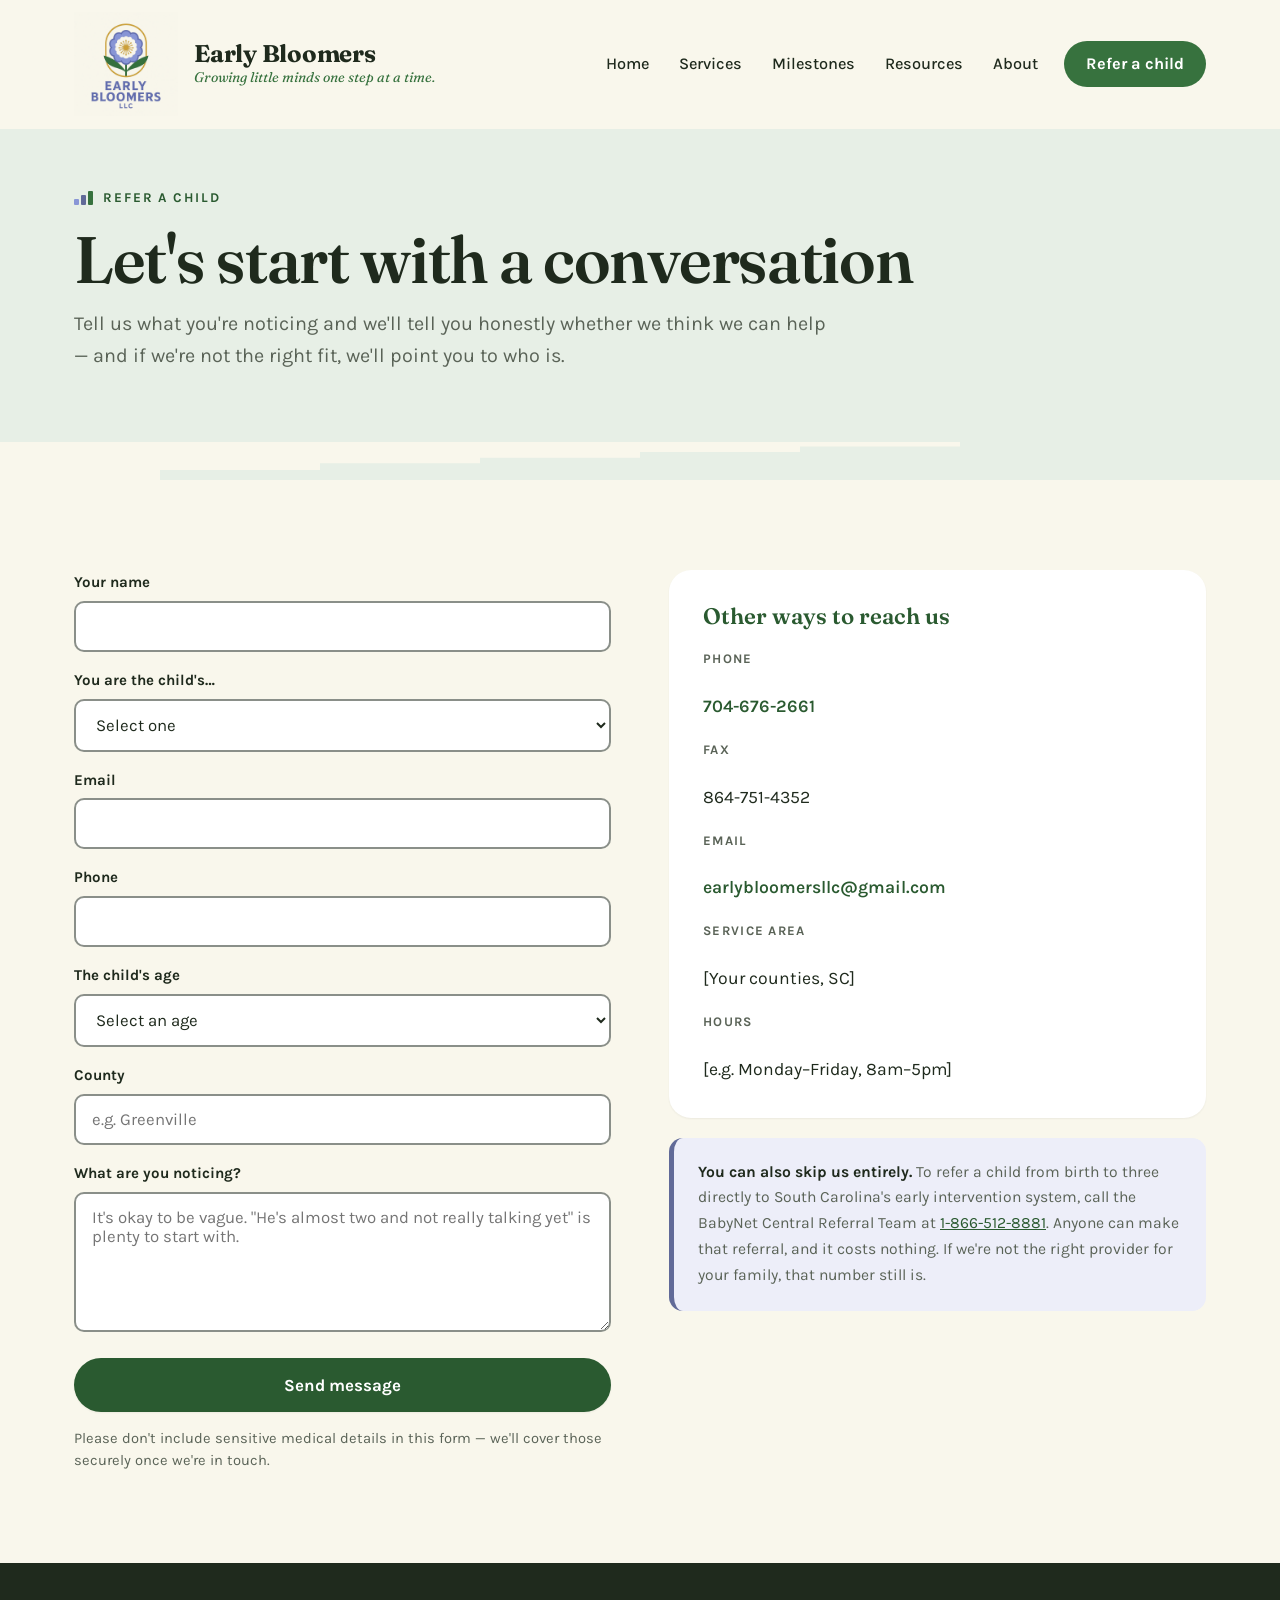
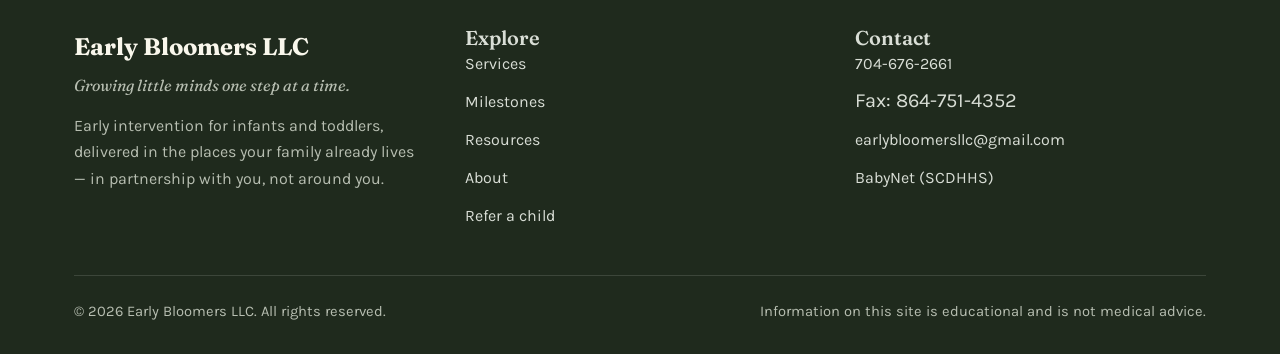
<file: contact (1).html>
<!doctype html>
<html lang="en">
<head>
<meta charset="utf-8">
<meta name="viewport" content="width=device-width,initial-scale=1">
<title>Refer a Child &mdash; Early Bloomers</title>
<meta name="description" content="Contact Early Bloomers at 704-676-2661 or earlybloomersllc@gmail.com. Anyone can refer a child &mdash; parent, doctor, caregiver, teacher, or friend.">
<meta property="og:type" content="website">
<meta property="og:title" content="Refer a Child &mdash; Early Bloomers">
<meta property="og:description" content="Contact Early Bloomers at 704-676-2661 or earlybloomersllc@gmail.com. Anyone can refer a child &mdash; parent, doctor, caregiver, teacher, or friend.">
<meta property="og:image" content="Images/Image1.jpg">
<meta name="twitter:card" content="summary_large_image">
<link rel="icon" href="Images/EBLogo1.png">
<link rel="preconnect" href="https://fonts.googleapis.com">
<link rel="preconnect" href="https://fonts.gstatic.com" crossorigin>
<link href="https://fonts.googleapis.com/css2?family=Fraunces:opsz,wght@9..144,400;9..144,600;9..144,700&family=Karla:wght@300;400;500;700&display=swap" rel="stylesheet">
<link rel="stylesheet" href="styles.css">
</head>
<body>

<a class="skip" href="#main">Skip to content</a>

<header class="hdr" id="hdr">
  <div class="hdr__in">
    <a class="brand" href="index.html">
      <img class="brand__logo" src="Images/EBLogo1.png" alt="Early Bloomers logo: a periwinkle flower with green leaves">
      <span>
        <span class="brand__name">Early Bloomers</span>
        <span class="brand__tag">Growing little minds one step at a time.</span>
      </span>
    </a>

    <button class="burger" id="burger" aria-label="Open menu" aria-expanded="false" aria-controls="nav">
      <span></span><span></span><span></span>
    </button>

    <nav class="nav" id="nav" aria-label="Main">
      <a href="index.html">Home</a>
      <a href="services.html">Services</a>
      <a href="milestones.html">Milestones</a>
      <a href="resources.html">Resources</a>
      <a href="about.html">About</a>
      <a class="nav__cta" href="contact.html" aria-current="page">Refer a child</a>
    </nav>
  </div>
</header>

<main id="main">
<section class="phero">
  <div class="wrap">
    <p class="eyebrow"><span class="stepmark" aria-hidden="true"><i></i><i></i><i></i></span>Refer a child</p>
    <h1>Let's start with a conversation</h1>
    <p class="lede">Tell us what you're noticing and we'll tell you honestly whether we think we can help &mdash; and if we're not the right fit, we'll point you to who is.</p>
  </div>
</section>
<svg class="stair " viewBox="0 0 1200 34" preserveAspectRatio="none" aria-hidden="true">
  <path fill="currentColor" d="M0 34h150V25h150v-6h150v-5h150v-5h150V4h150V0h300v34z"/>
</svg>
<section class="band">
  <div class="wrap">
    <div class="contact rv">
      <form class="form" action="https://formspree.io/f/REPLACE_WITH_YOUR_FORM_ID" method="POST">
        <div class="field">
          <label for="name">Your name</label>
          <input id="name" name="name" type="text" autocomplete="name" required>
        </div>
        <div class="field">
          <label for="rel">You are the child's&hellip;</label>
          <select id="rel" name="relationship">
            <option value="">Select one</option>
            <option>Parent or guardian</option>
            <option>Doctor or health provider</option>
            <option>Caregiver or teacher</option>
            <option>Friend or family member</option>
            <option>Other</option>
          </select>
        </div>
        <div class="field">
          <label for="email">Email</label>
          <input id="email" name="email" type="email" autocomplete="email" required>
        </div>
        <div class="field">
          <label for="phone">Phone</label>
          <input id="phone" name="phone" type="tel" autocomplete="tel">
        </div>
        <div class="field">
          <label for="age">The child's age</label>
          <select id="age" name="child_age">
            <option value="">Select an age</option>
            <option>Under 6 months</option>
            <option>6&ndash;12 months</option>
            <option>12&ndash;18 months</option>
            <option>18&ndash;24 months</option>
            <option>2&ndash;3 years</option>
            <option>Over 3 years</option>
          </select>
        </div>
        <div class="field">
          <label for="county">County</label>
          <input id="county" name="county" type="text" placeholder="e.g. Greenville">
        </div>
        <div class="field">
          <label for="msg">What are you noticing?</label>
          <textarea id="msg" name="message" placeholder="It's okay to be vague. &quot;He's almost two and not really talking yet&quot; is plenty to start with." required></textarea>
        </div>
        <button class="btn btn--primary" type="submit">Send message</button>
        <p class="form__note">Please don't include sensitive medical details in this form &mdash; we'll cover those securely once we're in touch.</p>
      </form>

      <div>
        <div class="cinfo">
          <h3>Other ways to reach us</h3>
          <dl>
            <dt>Phone</dt>
            <dd><a href="tel:+17046762661">704-676-2661</a></dd>

            <dt>Fax</dt>
            <dd>864-751-4352</dd>

            <dt>Email</dt>
            <dd><a href="mailto:earlybloomersllc@gmail.com">earlybloomersllc@gmail.com</a></dd>

            <dt>Service area</dt>
            <dd>[Your counties, SC]</dd>

            <dt>Hours</dt>
            <dd>[e.g. Monday&ndash;Friday, 8am&ndash;5pm]</dd>
          </dl>
        </div>

        <div class="ms__disc" style="margin-top:20px">
          <p><strong>You can also skip us entirely.</strong> To refer a child from birth to three
          directly to South Carolina's early intervention system, call the BabyNet Central Referral
          Team at <a href="tel:+18665128881">1-866-512-8881</a>. Anyone can make that referral, and
          it costs nothing. If we're not the right provider for your family, that number still is.</p>
        </div>
      </div>
    </div>
  </div>
</section>
</main>

<footer class="ftr">
  <div class="wrap">
    <div class="ftr__grid">
      <div class="ftr__brand">
        <b>Early Bloomers LLC</b>
        <p class="ftr__slogan">Growing little minds one step at a time.</p>
        <p>Early intervention for infants and toddlers, delivered in the places your family already lives — in partnership with you, not around you.</p>
      </div>
      <div>
        <h4>Explore</h4>
        <ul>
          <li><a href="services.html">Services</a></li>
          <li><a href="milestones.html">Milestones</a></li>
          <li><a href="resources.html">Resources</a></li>
          <li><a href="about.html">About</a></li>
          <li><a href="contact.html">Refer a child</a></li>
        </ul>
      </div>
      <div>
        <h4>Contact</h4>
        <ul>
          <li><a href="tel:+17046762661">704-676-2661</a></li>
          <li>Fax: 864-751-4352</li>
          <li><a href="mailto:earlybloomersllc@gmail.com">earlybloomersllc@gmail.com</a></li>
          <li><a href="https://www.scdhhs.gov/resources/programs-and-initiatives/babynet" target="_blank" rel="noopener">BabyNet (SCDHHS)</a></li>
        </ul>
      </div>
    </div>
    <div class="ftr__base">
      <span>&copy; <span id="yr">2026</span> Early Bloomers LLC. All rights reserved.</span>
      <span>Information on this site is educational and is not medical advice.</span>
    </div>
  </div>
</footer>

<script src="main.js"></script>
</body>
</html>
</file>
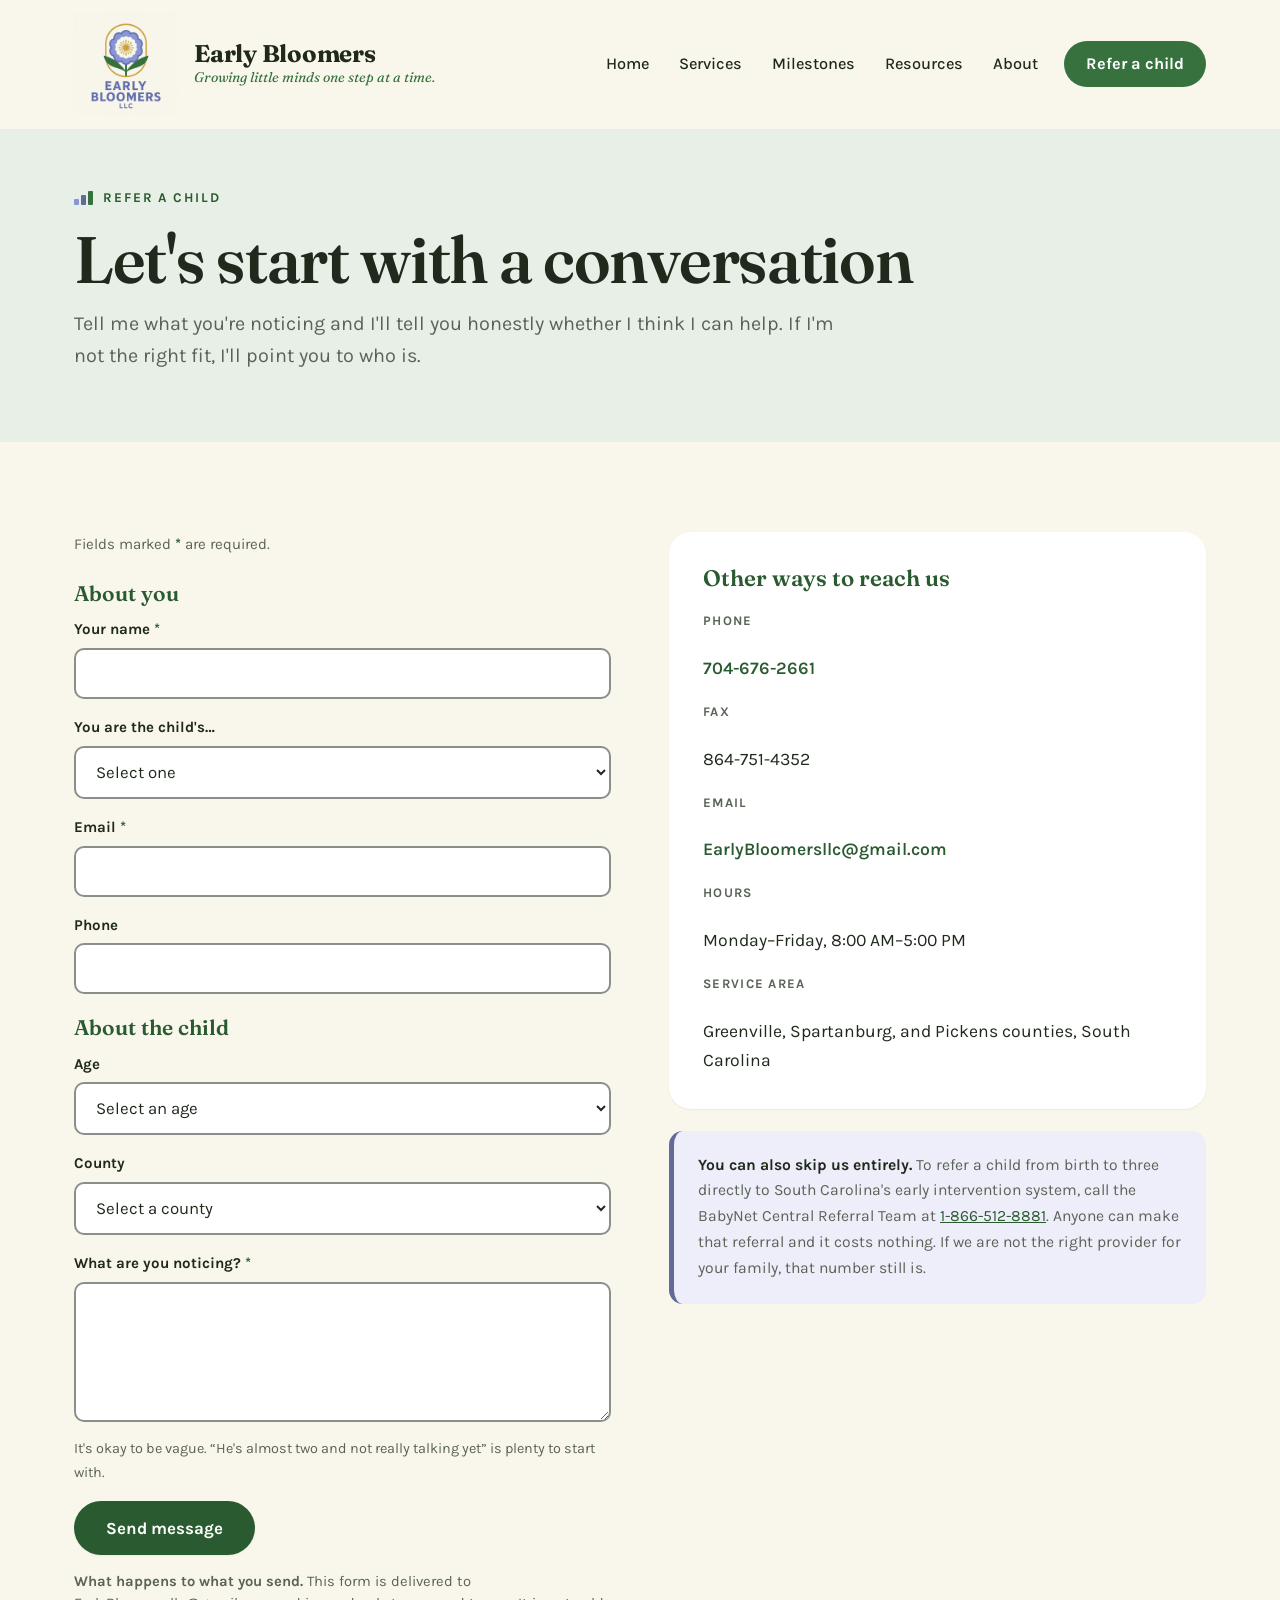
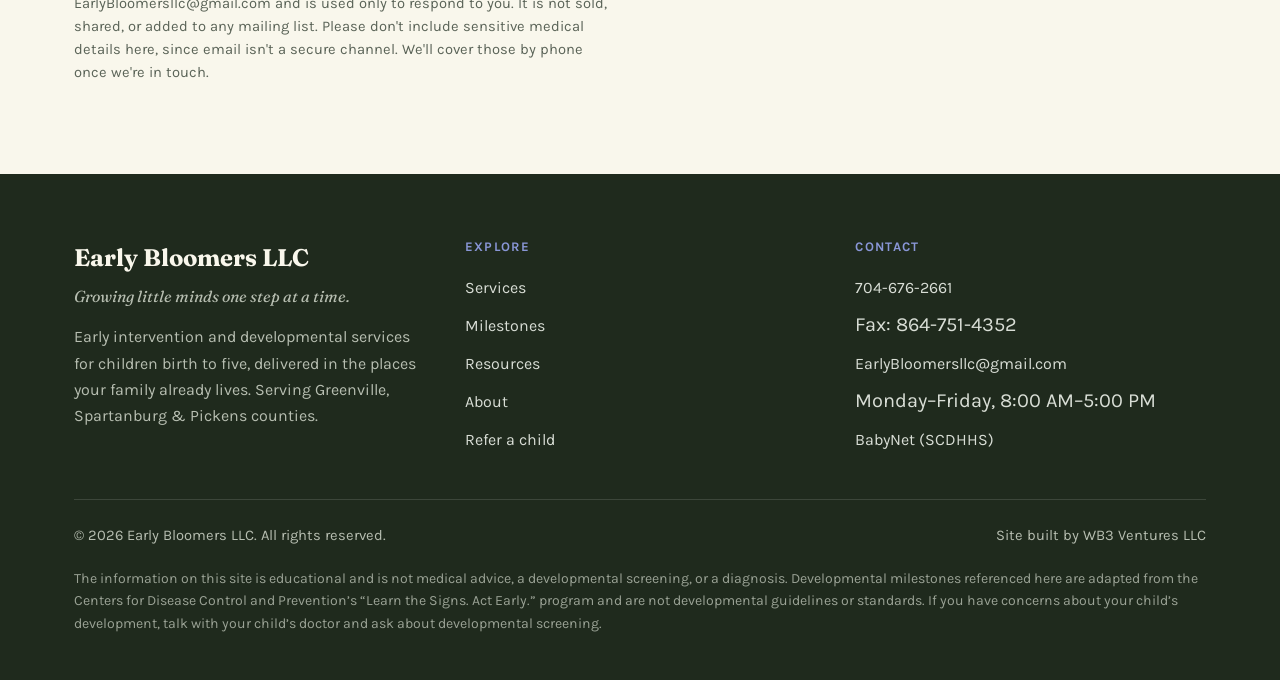
<file: contact.html>
<!doctype html>
<html lang="en">
<head>
<meta charset="utf-8">
<meta name="viewport" content="width=device-width,initial-scale=1">
<title>Refer a Child &mdash; Early Bloomers LLC</title>
<meta name="description" content="Contact Early Bloomers LLC at 704-676-2661 or EarlyBloomersllc@gmail.com. Anyone can refer a child: parent, doctor, caregiver, teacher, or friend.">
<meta name="author" content="Early Bloomers LLC">
<meta property="og:type" content="website">
<meta property="og:site_name" content="Early Bloomers LLC">
<meta property="og:title" content="Refer a Child &mdash; Early Bloomers LLC">
<meta property="og:description" content="Contact Early Bloomers LLC at 704-676-2661 or EarlyBloomersllc@gmail.com. Anyone can refer a child: parent, doctor, caregiver, teacher, or friend.">
<meta property="og:image" content="https://early-bloomers.com/Images/Image1.jpg">
<meta property="og:url" content="https://early-bloomers.com/contact.html">
<meta name="twitter:card" content="summary_large_image">
<link rel="canonical" href="https://early-bloomers.com/contact.html">
<link rel="icon" href="Images/EBLogo1.png">
<link rel="preconnect" href="https://fonts.googleapis.com">
<link rel="preconnect" href="https://fonts.gstatic.com" crossorigin>
<link href="https://fonts.googleapis.com/css2?family=Fraunces:ital,opsz,wght@0,9..144,400;0,9..144,600;0,9..144,700;1,9..144,600&family=Karla:wght@400;500;700&display=swap" rel="stylesheet">
<link rel="stylesheet" href="styles.css">
</head>
<body>

<a class="skip" href="#main">Skip to content</a>

<header class="hdr" id="hdr">
  <div class="hdr__in">
    <a class="brand" href="index.html">
      <img class="brand__logo" src="Images/EBLogo1.png" width="104" height="104"
           alt="Early Bloomers LLC logo: a periwinkle flower with green leaves inside a gold arch">
      <span>
        <span class="brand__name">Early Bloomers</span>
        <span class="brand__tag">Growing little minds one step at a time.</span>
      </span>
    </a>

    <button class="burger" id="burger" type="button" aria-label="Open menu" aria-expanded="false" aria-controls="nav">
      <span></span><span></span><span></span>
    </button>

    <nav class="nav" id="nav" aria-label="Main">
      <a href="index.html">Home</a>
      <a href="services.html">Services</a>
      <a href="milestones.html">Milestones</a>
      <a href="resources.html">Resources</a>
      <a href="about.html">About</a>
      <a class="nav__cta" href="contact.html" aria-current="page">Refer a child</a>
    </nav>
  </div>
</header>

<main id="main">
<section class="phero">
  <div class="wrap">
    <p class="eyebrow"><span class="stepmark" aria-hidden="true"><i></i><i></i><i></i></span>Refer a child</p>
    <h1>Let's start with a conversation</h1>
    <p class="lede">Tell me what you're noticing and I'll tell you honestly whether I think I can help. If I'm not the right fit, I'll point you to who is.</p>
  </div>
</section>

<section class="band" aria-labelledby="contact-h">
  <div class="wrap">
    <h2 class="visually-hidden" id="contact-h">Contact form and details</h2>
    <div class="contact rv">
      <form class="form" id="contact-form" data-to="EarlyBloomersllc@gmail.com"
            action="https://formsubmit.co/EarlyBloomersllc@gmail.com" method="POST">

        <!-- FormSubmit configuration -->
        <input type="hidden" name="_subject" value="New referral from the Early Bloomers website">
        <input type="hidden" name="_template" value="table">
        <input type="hidden" name="_captcha" value="false">
        <input type="text" name="_honey" class="visually-hidden" tabindex="-1" autocomplete="off" aria-hidden="true">

        <p class="form__req">Fields marked <span class="req">*</span> are required.</p>

        <fieldset>
          <legend>About you</legend>

          <div class="field">
            <label for="name">Your name <span class="req" aria-hidden="true">*</span></label>
            <input id="name" name="name" type="text" autocomplete="name" required aria-required="true">
          </div>

          <div class="field">
            <label for="rel">You are the child's&hellip;</label>
            <select id="rel" name="relationship">
              <option value="">Select one</option>
              <option>Parent or guardian</option>
              <option>Doctor or health provider</option>
              <option>Caregiver or teacher</option>
              <option>Friend or family member</option>
              <option>Other</option>
            </select>
          </div>

          <div class="field">
            <label for="email">Email <span class="req" aria-hidden="true">*</span></label>
            <input id="email" name="email" type="email" autocomplete="email" required aria-required="true">
          </div>

          <div class="field">
            <label for="phone">Phone</label>
            <input id="phone" name="phone" type="tel" autocomplete="tel">
          </div>
        </fieldset>

        <fieldset>
          <legend>About the child</legend>

          <div class="field">
            <label for="age">Age</label>
            <select id="age" name="child_age">
              <option value="">Select an age</option>
              <option>Under 6 months</option>
              <option>6&ndash;12 months</option>
              <option>12&ndash;18 months</option>
              <option>18&ndash;24 months</option>
              <option>2&ndash;3 years</option>
              <option>3&ndash;5 years</option>
              <option>Over 5 years</option>
            </select>
          </div>

          <div class="field">
            <label for="county">County</label>
            <select id="county" name="county">
              <option value="">Select a county</option>
              <option>Greenville</option>
              <option>Spartanburg</option>
              <option>Pickens</option>
              <option>Somewhere else</option>
            </select>
          </div>

          <div class="field">
            <label for="msg">What are you noticing? <span class="req" aria-hidden="true">*</span></label>
            <textarea id="msg" name="message" required aria-required="true" aria-describedby="msg-hint"></textarea>
            <p class="hint" id="msg-hint">It's okay to be vague. &ldquo;He's almost two and not really talking yet&rdquo; is plenty to start with.</p>
          </div>
        </fieldset>

        <p class="form__status" id="form-status" role="status" aria-live="polite"></p>

        <div>
          <button class="btn btn--primary" type="submit" id="form-submit">Send message</button>
        </div>

        <p class="form__note">
          <strong>What happens to what you send.</strong> This form is delivered to
          EarlyBloomersllc@gmail.com and is used only to respond to you. It is not sold, shared, or added
          to any mailing list. Please don't include sensitive medical details here, since email
          isn't a secure channel. We'll cover those by phone once we're in touch.
        </p>
      </form>

      <div>
        <div class="cinfo">
          <h3>Other ways to reach us</h3>
          <dl>
            <dt>Phone</dt>
            <dd><a href="tel:+17046762661">704-676-2661</a></dd>

            <dt>Fax</dt>
            <dd>864-751-4352</dd>

            <dt>Email</dt>
            <dd><a href="mailto:EarlyBloomersllc@gmail.com">EarlyBloomersllc@gmail.com</a></dd>

            <dt>Hours</dt>
            <dd>Monday&ndash;Friday, 8:00&nbsp;AM&ndash;5:00&nbsp;PM</dd>

            <dt>Service area</dt>
            <dd>Greenville, Spartanburg, and Pickens counties, South Carolina</dd>
          </dl>
        </div>

        <div class="ms__disc" style="margin-top:22px">
          <p><strong>You can also skip us entirely.</strong> To refer a child from birth to three
          directly to South Carolina's early intervention system, call the BabyNet Central Referral
          Team at <a href="tel:+18665128881">1-866-512-8881</a>. Anyone can make that referral and
          it costs nothing. If we are not the right provider for your family, that number still is.</p>
        </div>
      </div>
    </div>
  </div>
</section>
</main>

<footer class="ftr">
  <div class="wrap">
    <div class="ftr__grid">
      <div class="ftr__brand">
        <b>Early Bloomers LLC</b>
        <p class="ftr__slogan">Growing little minds one step at a time.</p>
        <p>Early intervention and developmental services for children birth to five, delivered in the places your family already lives. Serving Greenville, Spartanburg &amp; Pickens counties.</p>
      </div>
      <div>
        <h2>Explore</h2>
        <ul>
          <li><a href="services.html">Services</a></li>
          <li><a href="milestones.html">Milestones</a></li>
          <li><a href="resources.html">Resources</a></li>
          <li><a href="about.html">About</a></li>
          <li><a href="contact.html">Refer a child</a></li>
        </ul>
      </div>
      <div>
        <h2>Contact</h2>
        <ul>
          <li><a href="tel:+17046762661">704-676-2661</a></li>
          <li>Fax: 864-751-4352</li>
          <li><a href="mailto:EarlyBloomersllc@gmail.com">EarlyBloomersllc@gmail.com</a></li>
          <li>Monday&ndash;Friday, 8:00&nbsp;AM&ndash;5:00&nbsp;PM</li>
          <li><a href="https://www.scdhhs.gov/resources/programs-and-initiatives/babynet" target="_blank" rel="noopener">BabyNet (SCDHHS)</a></li>
        </ul>
      </div>
    </div>

    <div class="ftr__base">
      <span>&copy; <span id="yr">2026</span> Early Bloomers LLC. All rights reserved.</span>
      <span>Site built by WB3 Ventures LLC</span>
    </div>
    <p class="ftr__legal">The information on this site is educational and is not medical advice, a developmental screening, or a diagnosis. Developmental milestones referenced here are adapted from the Centers for Disease Control and Prevention&rsquo;s &ldquo;Learn the Signs. Act Early.&rdquo; program and are not developmental guidelines or standards. If you have concerns about your child&rsquo;s development, talk with your child&rsquo;s doctor and ask about developmental screening.</p>
  </div>
</footer>

<script src="main.js"></script>
</body>
</html>
</file>
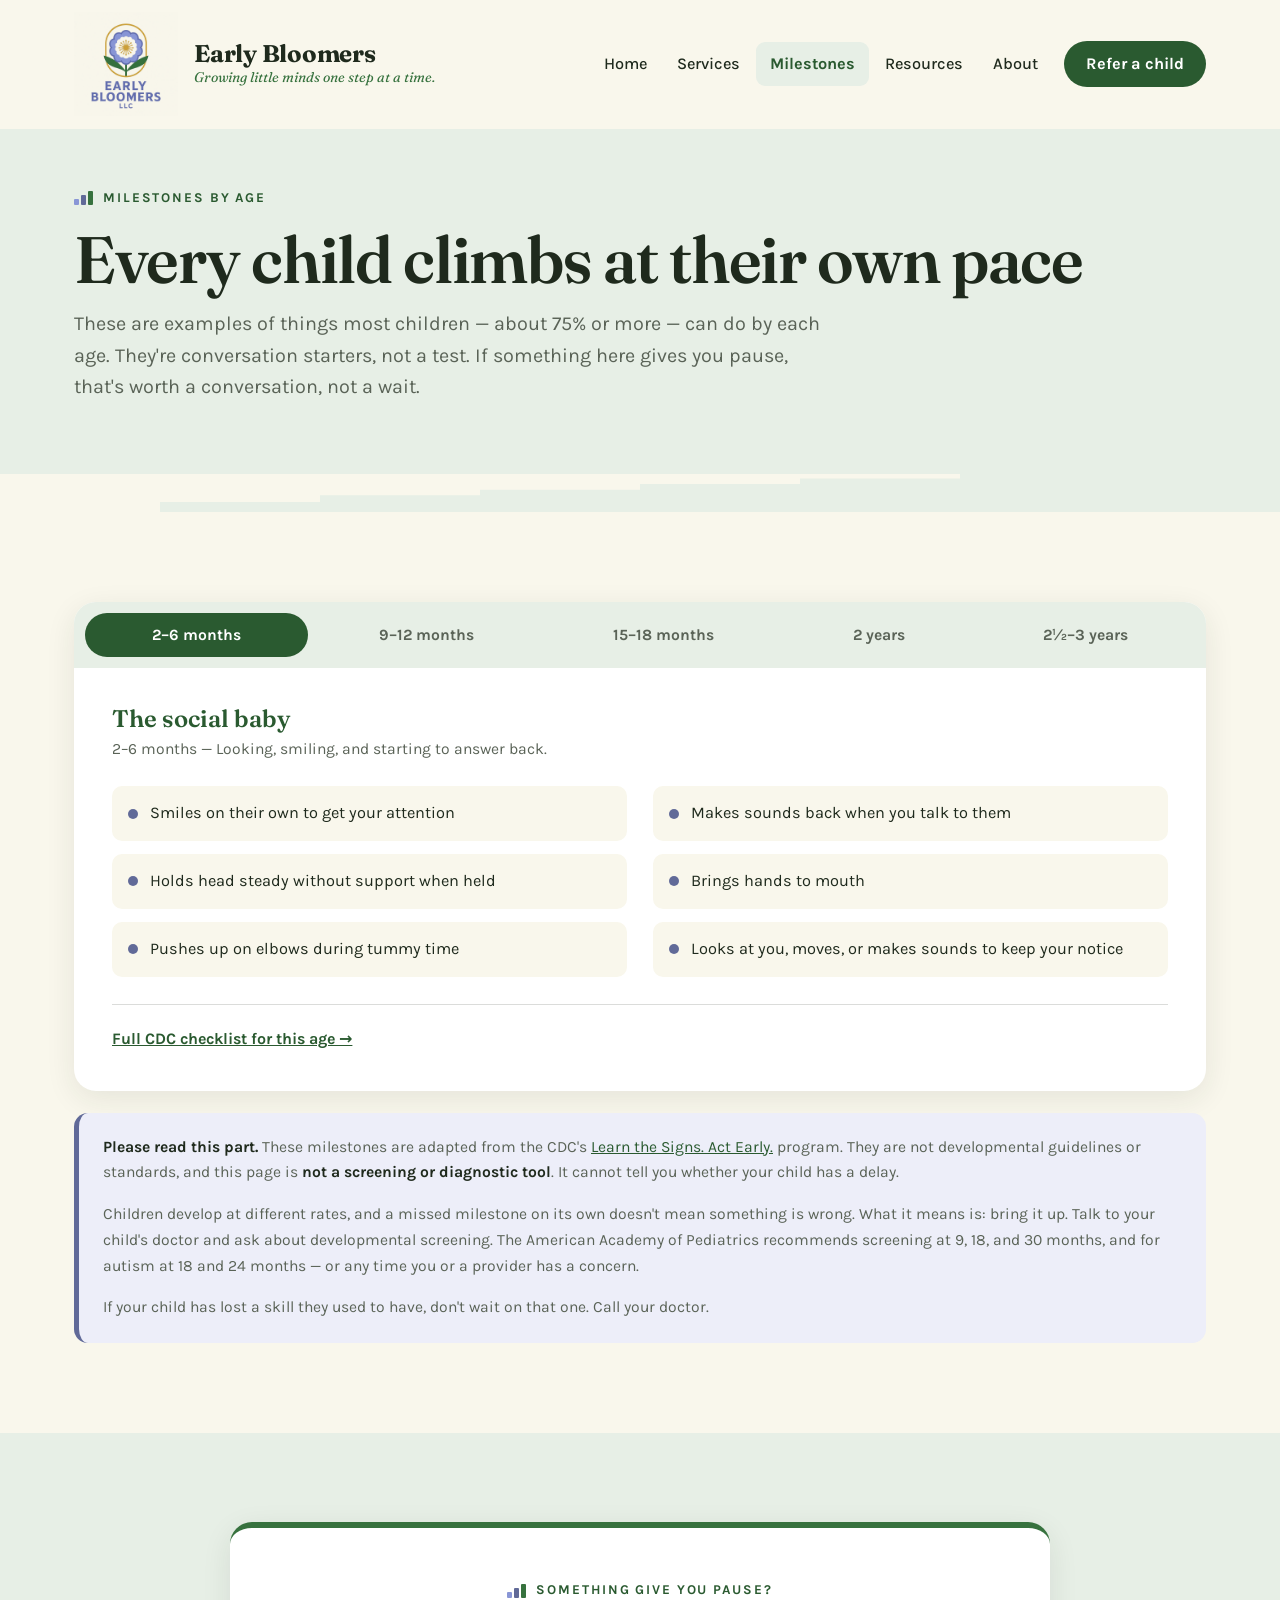
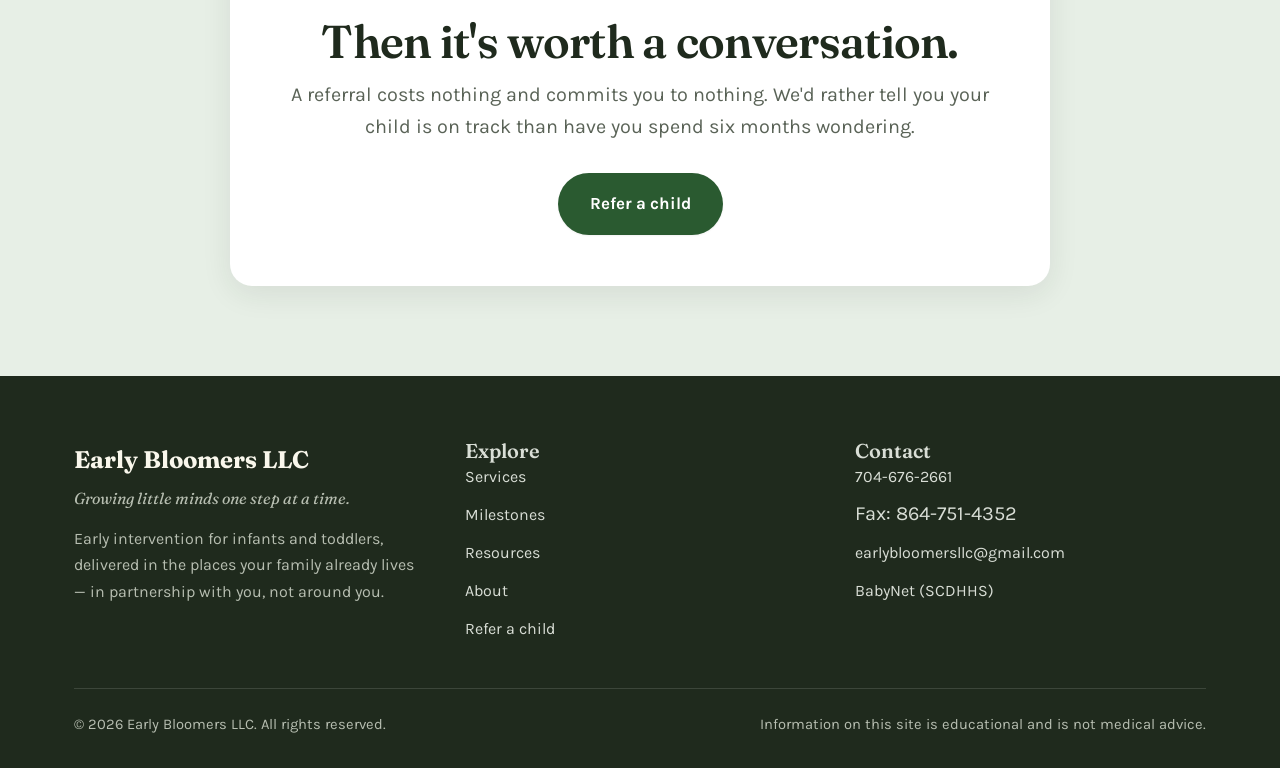
<file: milestones (1).html>
<!doctype html>
<html lang="en">
<head>
<meta charset="utf-8">
<meta name="viewport" content="width=device-width,initial-scale=1">
<title>Milestones by Age &mdash; Early Bloomers</title>
<meta name="description" content="Developmental milestones by age, adapted from the CDC's Learn the Signs. Act Early. program. A conversation starter, not a screening tool.">
<meta property="og:type" content="website">
<meta property="og:title" content="Milestones by Age &mdash; Early Bloomers">
<meta property="og:description" content="Developmental milestones by age, adapted from the CDC's Learn the Signs. Act Early. program. A conversation starter, not a screening tool.">
<meta property="og:image" content="Images/Image1.jpg">
<meta name="twitter:card" content="summary_large_image">
<link rel="icon" href="Images/EBLogo1.png">
<link rel="preconnect" href="https://fonts.googleapis.com">
<link rel="preconnect" href="https://fonts.gstatic.com" crossorigin>
<link href="https://fonts.googleapis.com/css2?family=Fraunces:opsz,wght@9..144,400;9..144,600;9..144,700&family=Karla:wght@300;400;500;700&display=swap" rel="stylesheet">
<link rel="stylesheet" href="styles.css">
</head>
<body>

<a class="skip" href="#main">Skip to content</a>

<header class="hdr" id="hdr">
  <div class="hdr__in">
    <a class="brand" href="index.html">
      <img class="brand__logo" src="Images/EBLogo1.png" alt="Early Bloomers logo: a periwinkle flower with green leaves">
      <span>
        <span class="brand__name">Early Bloomers</span>
        <span class="brand__tag">Growing little minds one step at a time.</span>
      </span>
    </a>

    <button class="burger" id="burger" aria-label="Open menu" aria-expanded="false" aria-controls="nav">
      <span></span><span></span><span></span>
    </button>

    <nav class="nav" id="nav" aria-label="Main">
      <a href="index.html">Home</a>
      <a href="services.html">Services</a>
      <a href="milestones.html" aria-current="page">Milestones</a>
      <a href="resources.html">Resources</a>
      <a href="about.html">About</a>
      <a class="nav__cta" href="contact.html">Refer a child</a>
    </nav>
  </div>
</header>

<main id="main">
<section class="phero">
  <div class="wrap">
    <p class="eyebrow"><span class="stepmark" aria-hidden="true"><i></i><i></i><i></i></span>Milestones by age</p>
    <h1>Every child climbs at their own pace</h1>
    <p class="lede">These are examples of things most children &mdash; about 75% or more &mdash; can do by each age. They're conversation starters, not a test. If something here gives you pause, that's worth a conversation, not a wait.</p>
  </div>
</section>
<svg class="stair " viewBox="0 0 1200 34" preserveAspectRatio="none" aria-hidden="true">
  <path fill="currentColor" d="M0 34h150V25h150v-6h150v-5h150v-5h150V4h150V0h300v34z"/>
</svg>
<section class="band">
  <div class="wrap">
    <div class="ms rv">
      <div class="ms__tabs" role="tablist" aria-label="Milestones by age">
        <button class="ms__tab" role="tab" id="t-1" aria-controls="p-1" aria-selected="true">2–6 months</button>
        <button class="ms__tab" role="tab" id="t-2" aria-controls="p-2" aria-selected="false" tabindex="-1">9–12 months</button>
        <button class="ms__tab" role="tab" id="t-3" aria-controls="p-3" aria-selected="false" tabindex="-1">15–18 months</button>
        <button class="ms__tab" role="tab" id="t-4" aria-controls="p-4" aria-selected="false" tabindex="-1">2 years</button>
        <button class="ms__tab" role="tab" id="t-5" aria-controls="p-5" aria-selected="false" tabindex="-1">2½–3 years</button>
      </div>
      <div class="ms__panel" role="tabpanel" id="p-1" aria-labelledby="t-1" tabindex="0">
        <h3>The social baby</h3>
        <p class="ms__age">2–6 months &mdash; Looking, smiling, and starting to answer back.</p>
        <ul class="ms__list">
          <li><span class="ms__dot"></span>Smiles on their own to get your attention</li>
          <li><span class="ms__dot"></span>Makes sounds back when you talk to them</li>
          <li><span class="ms__dot"></span>Holds head steady without support when held</li>
          <li><span class="ms__dot"></span>Brings hands to mouth</li>
          <li><span class="ms__dot"></span>Pushes up on elbows during tummy time</li>
          <li><span class="ms__dot"></span>Looks at you, moves, or makes sounds to keep your notice</li>
        </ul>
        <div class="ms__foot">
          <a href="https://www.cdc.gov/act-early/milestones/index.html" target="_blank" rel="noopener">Full CDC checklist for this age &rarr;</a>
        </div>
      </div>
      <div class="ms__panel" role="tabpanel" id="p-2" aria-labelledby="t-2" tabindex="0" hidden>
        <h3>Names and games</h3>
        <p class="ms__age">9–12 months &mdash; Responding to you, and getting hands into everything.</p>
        <ul class="ms__list">
          <li><span class="ms__dot"></span>Looks when you call their name</li>
          <li><span class="ms__dot"></span>Plays games with you, like peek-a-boo</li>
          <li><span class="ms__dot"></span>Sits without support</li>
          <li><span class="ms__dot"></span>Picks up small things between thumb and finger</li>
          <li><span class="ms__dot"></span>Waves bye-bye</li>
          <li><span class="ms__dot"></span>Calls a parent "mama" or "dada"</li>
        </ul>
        <div class="ms__foot">
          <a href="https://www.cdc.gov/act-early/milestones/index.html" target="_blank" rel="noopener">Full CDC checklist for this age &rarr;</a>
        </div>
      </div>
      <div class="ms__panel" role="tabpanel" id="p-3" aria-labelledby="t-3" tabindex="0" hidden>
        <h3>First words, first steps</h3>
        <p class="ms__age">15–18 months &mdash; Pointing at the world and naming a bit of it.</p>
        <ul class="ms__list">
          <li><span class="ms__dot"></span>Takes a few steps on their own</li>
          <li><span class="ms__dot"></span>Uses several single words</li>
          <li><span class="ms__dot"></span>Points to show you something interesting</li>
          <li><span class="ms__dot"></span>Copies you doing chores, like sweeping</li>
          <li><span class="ms__dot"></span>Drinks from a cup without a lid, with some spilling</li>
          <li><span class="ms__dot"></span>Moves away from you but checks back to be sure you're near</li>
        </ul>
        <div class="ms__foot">
          <a href="https://www.cdc.gov/act-early/milestones/index.html" target="_blank" rel="noopener">Full CDC checklist for this age &rarr;</a>
        </div>
      </div>
      <div class="ms__panel" role="tabpanel" id="p-4" aria-labelledby="t-4" tabindex="0" hidden>
        <h3>Words snap together</h3>
        <p class="ms__age">2 years &mdash; Two words at a time, and noticing other people.</p>
        <ul class="ms__list">
          <li><span class="ms__dot"></span>Says at least two words together, like "more milk"</li>
          <li><span class="ms__dot"></span>Points to things in a book when you ask</li>
          <li><span class="ms__dot"></span>Notices when others are hurt or upset</li>
          <li><span class="ms__dot"></span>Kicks a ball</li>
          <li><span class="ms__dot"></span>Runs</li>
          <li><span class="ms__dot"></span>Eats with a spoon</li>
        </ul>
        <div class="ms__foot">
          <a href="https://www.cdc.gov/act-early/milestones/index.html" target="_blank" rel="noopener">Full CDC checklist for this age &rarr;</a>
        </div>
      </div>
      <div class="ms__panel" role="tabpanel" id="p-5" aria-labelledby="t-5" tabindex="0" hidden>
        <h3>Conversations</h3>
        <p class="ms__age">2½–3 years &mdash; Being understood, and playing with other children.</p>
        <ul class="ms__list">
          <li><span class="ms__dot"></span>Talks with you in at least two back-and-forth exchanges</li>
          <li><span class="ms__dot"></span>Says about three words together in a sentence</li>
          <li><span class="ms__dot"></span>Most people can understand what they say</li>
          <li><span class="ms__dot"></span>Plays alongside, and sometimes with, other children</li>
          <li><span class="ms__dot"></span>Puts on some clothes by themselves</li>
          <li><span class="ms__dot"></span>Draws a circle when you show them how</li>
        </ul>
        <div class="ms__foot">
          <a href="https://www.cdc.gov/act-early/milestones/index.html" target="_blank" rel="noopener">Full CDC checklist for this age &rarr;</a>
        </div>
      </div>
    </div>

    <div class="ms__disc rv">
      <p><strong>Please read this part.</strong> These milestones are adapted from the CDC's
      <a href="https://www.cdc.gov/act-early/index.html" target="_blank" rel="noopener">Learn the Signs. Act Early.</a>
      program. They are not developmental guidelines or standards, and this page is
      <strong>not a screening or diagnostic tool</strong>. It cannot tell you whether your child has a delay.</p>
      <p>Children develop at different rates, and a missed milestone on its own doesn't mean something
      is wrong. What it means is: bring it up. Talk to your child's doctor and ask about developmental
      screening. The American Academy of Pediatrics recommends screening at 9, 18, and 30 months, and
      for autism at 18 and 24 months &mdash; or any time you or a provider has a concern.</p>
      <p>If your child has lost a skill they used to have, don't wait on that one. Call your doctor.</p>
    </div>
  </div>
</section>

<section class="band band--leaf">
  <div class="wrap">
    <div class="callout rv center" style="max-width:820px">
      <p class="eyebrow" style="justify-content:center"><span class="stepmark" aria-hidden="true"><i></i><i></i><i></i></span>Something give you pause?</p>
      <h2>Then it's worth a conversation.</h2>
      <p class="lede center">A referral costs nothing and commits you to nothing. We'd rather tell you your child is on track than have you spend six months wondering.</p>
      <a class="btn btn--primary" href="contact.html">Refer a child</a>
    </div>
  </div>
</section>
</main>

<footer class="ftr">
  <div class="wrap">
    <div class="ftr__grid">
      <div class="ftr__brand">
        <b>Early Bloomers LLC</b>
        <p class="ftr__slogan">Growing little minds one step at a time.</p>
        <p>Early intervention for infants and toddlers, delivered in the places your family already lives — in partnership with you, not around you.</p>
      </div>
      <div>
        <h4>Explore</h4>
        <ul>
          <li><a href="services.html">Services</a></li>
          <li><a href="milestones.html">Milestones</a></li>
          <li><a href="resources.html">Resources</a></li>
          <li><a href="about.html">About</a></li>
          <li><a href="contact.html">Refer a child</a></li>
        </ul>
      </div>
      <div>
        <h4>Contact</h4>
        <ul>
          <li><a href="tel:+17046762661">704-676-2661</a></li>
          <li>Fax: 864-751-4352</li>
          <li><a href="mailto:earlybloomersllc@gmail.com">earlybloomersllc@gmail.com</a></li>
          <li><a href="https://www.scdhhs.gov/resources/programs-and-initiatives/babynet" target="_blank" rel="noopener">BabyNet (SCDHHS)</a></li>
        </ul>
      </div>
    </div>
    <div class="ftr__base">
      <span>&copy; <span id="yr">2026</span> Early Bloomers LLC. All rights reserved.</span>
      <span>Information on this site is educational and is not medical advice.</span>
    </div>
  </div>
</footer>

<script src="main.js"></script>
</body>
</html>
</file>
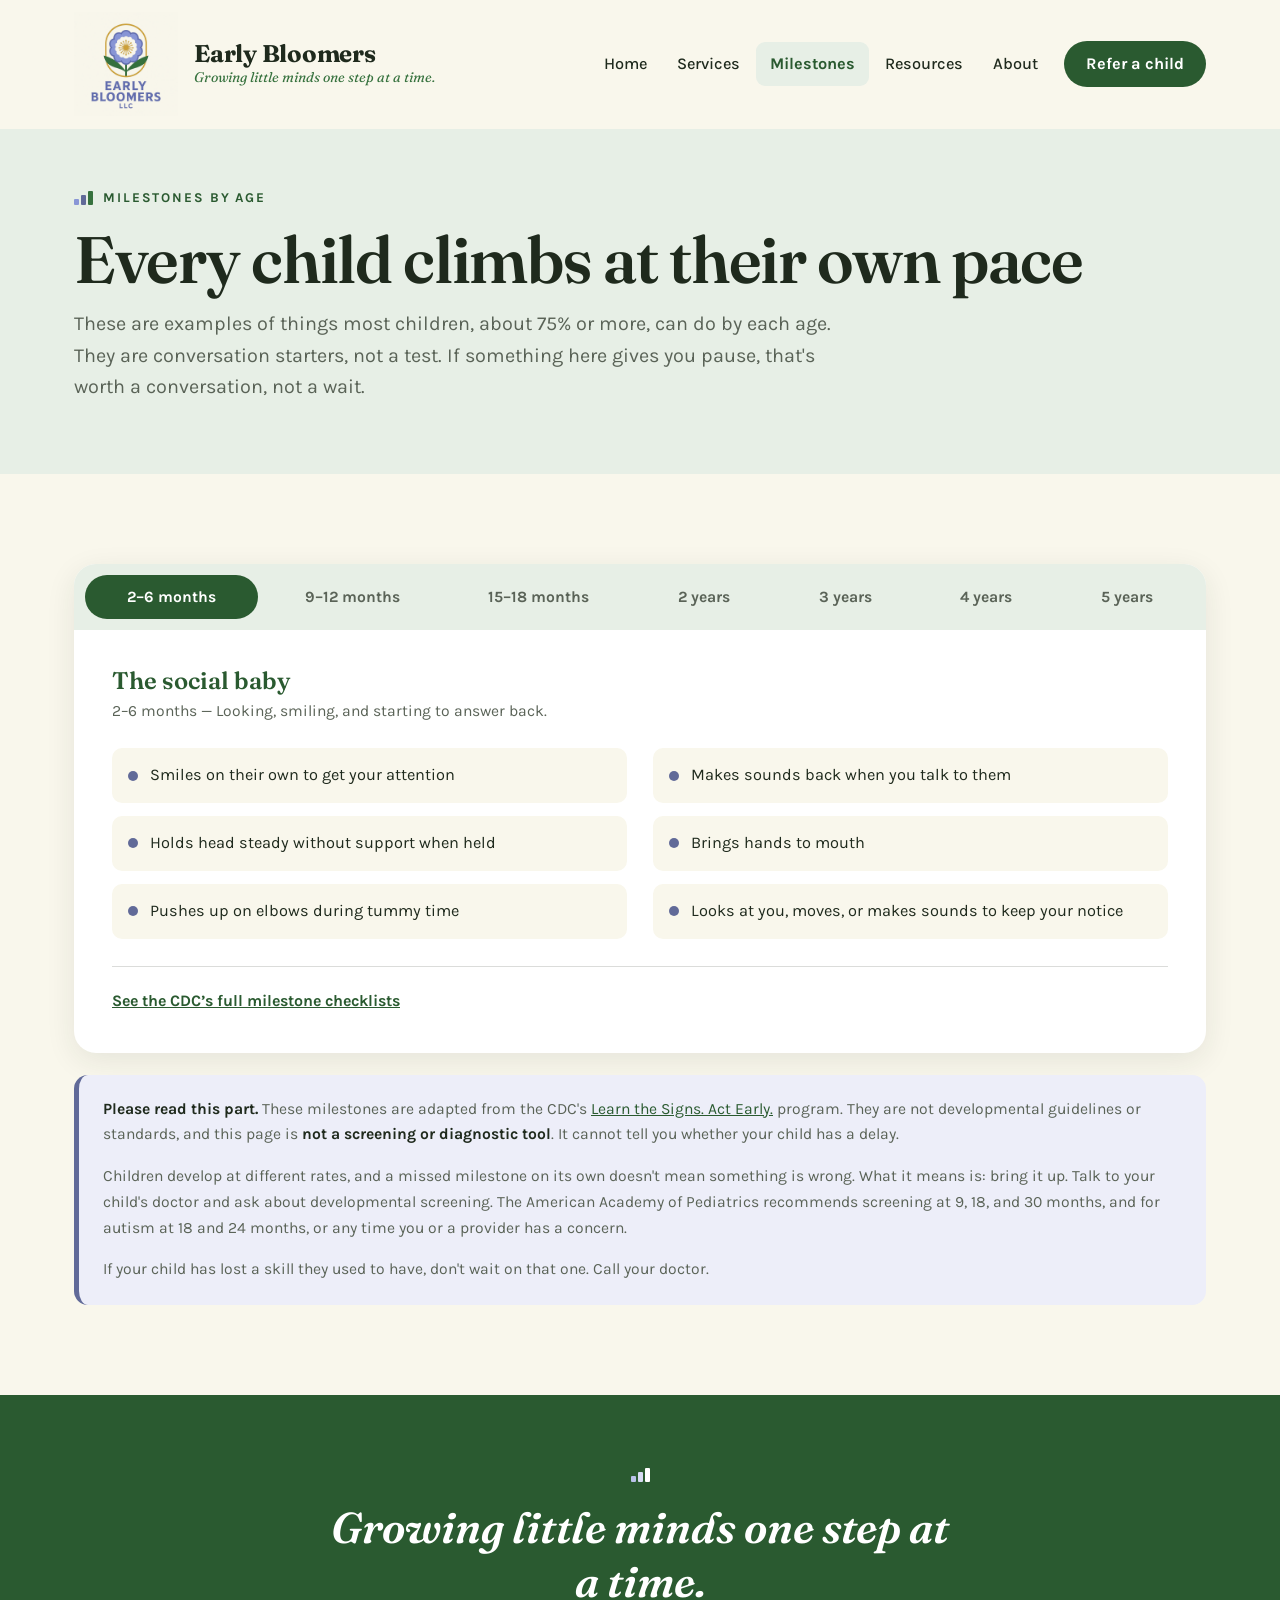
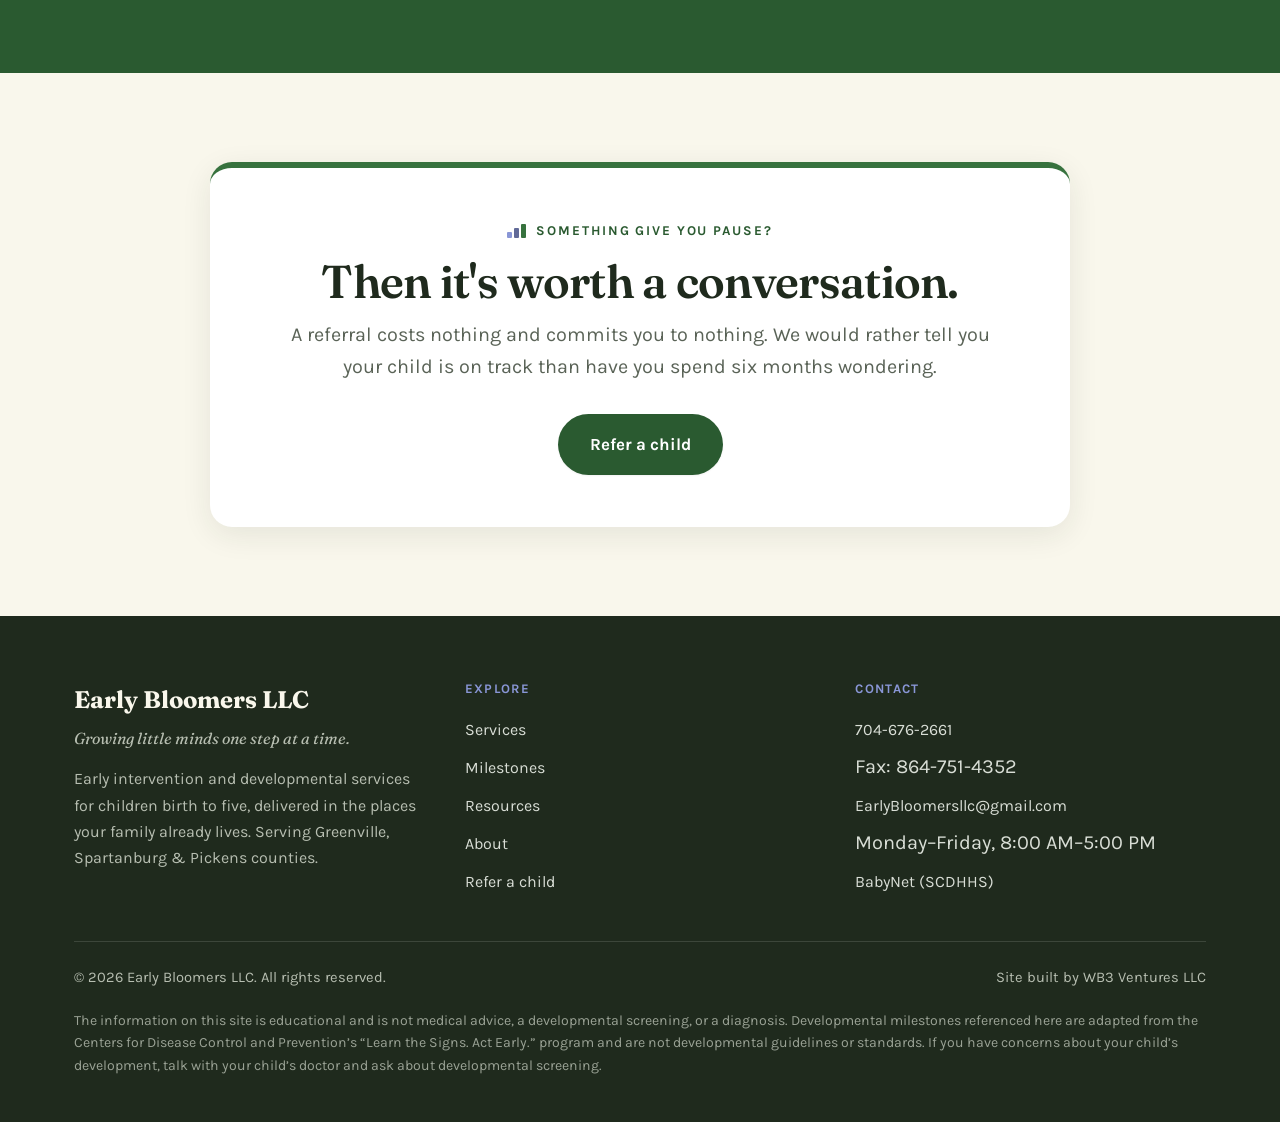
<file: milestones.html>
<!doctype html>
<html lang="en">
<head>
<meta charset="utf-8">
<meta name="viewport" content="width=device-width,initial-scale=1">
<title>Milestones by Age &mdash; Early Bloomers LLC</title>
<meta name="description" content="Developmental milestones from birth to five, adapted from the CDC's Learn the Signs. Act Early. program. A conversation starter, not a screening tool.">
<meta name="author" content="Early Bloomers LLC">
<meta property="og:type" content="website">
<meta property="og:site_name" content="Early Bloomers LLC">
<meta property="og:title" content="Milestones by Age &mdash; Early Bloomers LLC">
<meta property="og:description" content="Developmental milestones from birth to five, adapted from the CDC's Learn the Signs. Act Early. program. A conversation starter, not a screening tool.">
<meta property="og:image" content="https://early-bloomers.com/Images/Image1.jpg">
<meta property="og:url" content="https://early-bloomers.com/milestones.html">
<meta name="twitter:card" content="summary_large_image">
<link rel="canonical" href="https://early-bloomers.com/milestones.html">
<link rel="icon" href="Images/EBLogo1.png">
<link rel="preconnect" href="https://fonts.googleapis.com">
<link rel="preconnect" href="https://fonts.gstatic.com" crossorigin>
<link href="https://fonts.googleapis.com/css2?family=Fraunces:ital,opsz,wght@0,9..144,400;0,9..144,600;0,9..144,700;1,9..144,600&family=Karla:wght@400;500;700&display=swap" rel="stylesheet">
<link rel="stylesheet" href="styles.css">
</head>
<body>

<a class="skip" href="#main">Skip to content</a>

<header class="hdr" id="hdr">
  <div class="hdr__in">
    <a class="brand" href="index.html">
      <img class="brand__logo" src="Images/EBLogo1.png" width="104" height="104"
           alt="Early Bloomers LLC logo: a periwinkle flower with green leaves inside a gold arch">
      <span>
        <span class="brand__name">Early Bloomers</span>
        <span class="brand__tag">Growing little minds one step at a time.</span>
      </span>
    </a>

    <button class="burger" id="burger" type="button" aria-label="Open menu" aria-expanded="false" aria-controls="nav">
      <span></span><span></span><span></span>
    </button>

    <nav class="nav" id="nav" aria-label="Main">
      <a href="index.html">Home</a>
      <a href="services.html">Services</a>
      <a href="milestones.html" aria-current="page">Milestones</a>
      <a href="resources.html">Resources</a>
      <a href="about.html">About</a>
      <a class="nav__cta" href="contact.html">Refer a child</a>
    </nav>
  </div>
</header>

<main id="main">
<section class="phero">
  <div class="wrap">
    <p class="eyebrow"><span class="stepmark" aria-hidden="true"><i></i><i></i><i></i></span>Milestones by age</p>
    <h1>Every child climbs at their own pace</h1>
    <p class="lede">These are examples of things most children, about 75% or more, can do by each age. They are conversation starters, not a test. If something here gives you pause, that's worth a conversation, not a wait.</p>
  </div>
</section>

<section class="band" aria-labelledby="ms-h">
  <div class="wrap">
    <h2 class="visually-hidden" id="ms-h">Milestones by age band</h2>
    <div class="ms rv">
      <div class="ms__tabs" role="tablist" aria-label="Milestones by age">
        <button class="ms__tab" type="button" role="tab" id="t-1" aria-controls="p-1" aria-selected="true">2–6 months</button>
        <button class="ms__tab" type="button" role="tab" id="t-2" aria-controls="p-2" aria-selected="false" tabindex="-1">9–12 months</button>
        <button class="ms__tab" type="button" role="tab" id="t-3" aria-controls="p-3" aria-selected="false" tabindex="-1">15–18 months</button>
        <button class="ms__tab" type="button" role="tab" id="t-4" aria-controls="p-4" aria-selected="false" tabindex="-1">2 years</button>
        <button class="ms__tab" type="button" role="tab" id="t-5" aria-controls="p-5" aria-selected="false" tabindex="-1">3 years</button>
        <button class="ms__tab" type="button" role="tab" id="t-6" aria-controls="p-6" aria-selected="false" tabindex="-1">4 years</button>
        <button class="ms__tab" type="button" role="tab" id="t-7" aria-controls="p-7" aria-selected="false" tabindex="-1">5 years</button>
      </div>
      <div class="ms__panel" role="tabpanel" id="p-1" aria-labelledby="t-1">
        <h3>The social baby</h3>
        <p class="ms__age">2–6 months &mdash; Looking, smiling, and starting to answer back.</p>
        <ul class="ms__list">
          <li><span class="ms__dot" aria-hidden="true"></span>Smiles on their own to get your attention</li>
          <li><span class="ms__dot" aria-hidden="true"></span>Makes sounds back when you talk to them</li>
          <li><span class="ms__dot" aria-hidden="true"></span>Holds head steady without support when held</li>
          <li><span class="ms__dot" aria-hidden="true"></span>Brings hands to mouth</li>
          <li><span class="ms__dot" aria-hidden="true"></span>Pushes up on elbows during tummy time</li>
          <li><span class="ms__dot" aria-hidden="true"></span>Looks at you, moves, or makes sounds to keep your notice</li>
        </ul>
        <div class="ms__foot">
          <a href="https://www.cdc.gov/act-early/milestones/index.html" target="_blank" rel="noopener">See the CDC&rsquo;s full milestone checklists<span class="visually-hidden"> (opens in a new tab)</span></a>
        </div>
      </div>
      <div class="ms__panel" role="tabpanel" id="p-2" aria-labelledby="t-2" hidden>
        <h3>Names and games</h3>
        <p class="ms__age">9–12 months &mdash; Responding to you, and getting hands into everything.</p>
        <ul class="ms__list">
          <li><span class="ms__dot" aria-hidden="true"></span>Looks when you call their name</li>
          <li><span class="ms__dot" aria-hidden="true"></span>Plays games with you, like peek-a-boo</li>
          <li><span class="ms__dot" aria-hidden="true"></span>Sits without support</li>
          <li><span class="ms__dot" aria-hidden="true"></span>Picks up small things between thumb and finger</li>
          <li><span class="ms__dot" aria-hidden="true"></span>Waves bye-bye</li>
          <li><span class="ms__dot" aria-hidden="true"></span>Calls a parent &ldquo;mama&rdquo; or &ldquo;dada&rdquo;</li>
        </ul>
        <div class="ms__foot">
          <a href="https://www.cdc.gov/act-early/milestones/index.html" target="_blank" rel="noopener">See the CDC&rsquo;s full milestone checklists<span class="visually-hidden"> (opens in a new tab)</span></a>
        </div>
      </div>
      <div class="ms__panel" role="tabpanel" id="p-3" aria-labelledby="t-3" hidden>
        <h3>First words, first steps</h3>
        <p class="ms__age">15–18 months &mdash; Pointing at the world and naming a bit of it.</p>
        <ul class="ms__list">
          <li><span class="ms__dot" aria-hidden="true"></span>Takes a few steps on their own</li>
          <li><span class="ms__dot" aria-hidden="true"></span>Uses several single words</li>
          <li><span class="ms__dot" aria-hidden="true"></span>Points to show you something interesting</li>
          <li><span class="ms__dot" aria-hidden="true"></span>Copies you doing chores, like sweeping</li>
          <li><span class="ms__dot" aria-hidden="true"></span>Drinks from a cup without a lid, with some spilling</li>
          <li><span class="ms__dot" aria-hidden="true"></span>Moves away from you but checks back to be sure you're near</li>
        </ul>
        <div class="ms__foot">
          <a href="https://www.cdc.gov/act-early/milestones/index.html" target="_blank" rel="noopener">See the CDC&rsquo;s full milestone checklists<span class="visually-hidden"> (opens in a new tab)</span></a>
        </div>
      </div>
      <div class="ms__panel" role="tabpanel" id="p-4" aria-labelledby="t-4" hidden>
        <h3>Words snap together</h3>
        <p class="ms__age">2 years &mdash; Two words at a time, and noticing other people.</p>
        <ul class="ms__list">
          <li><span class="ms__dot" aria-hidden="true"></span>Says at least two words together, like &ldquo;more milk&rdquo;</li>
          <li><span class="ms__dot" aria-hidden="true"></span>Points to things in a book when you ask</li>
          <li><span class="ms__dot" aria-hidden="true"></span>Notices when others are hurt or upset</li>
          <li><span class="ms__dot" aria-hidden="true"></span>Kicks a ball</li>
          <li><span class="ms__dot" aria-hidden="true"></span>Runs</li>
          <li><span class="ms__dot" aria-hidden="true"></span>Eats with a spoon</li>
        </ul>
        <div class="ms__foot">
          <a href="https://www.cdc.gov/act-early/milestones/index.html" target="_blank" rel="noopener">See the CDC&rsquo;s full milestone checklists<span class="visually-hidden"> (opens in a new tab)</span></a>
        </div>
      </div>
      <div class="ms__panel" role="tabpanel" id="p-5" aria-labelledby="t-5" hidden>
        <h3>Conversations</h3>
        <p class="ms__age">3 years &mdash; Being understood, and joining other children.</p>
        <ul class="ms__list">
          <li><span class="ms__dot" aria-hidden="true"></span>Talks with you in at least two back-and-forth exchanges</li>
          <li><span class="ms__dot" aria-hidden="true"></span>Asks who, what, where, or why questions</li>
          <li><span class="ms__dot" aria-hidden="true"></span>Says their first name when asked</li>
          <li><span class="ms__dot" aria-hidden="true"></span>Talks well enough for others to understand most of the time</li>
          <li><span class="ms__dot" aria-hidden="true"></span>Notices other children and joins them to play</li>
          <li><span class="ms__dot" aria-hidden="true"></span>Draws a circle when you show them how</li>
        </ul>
        <div class="ms__foot">
          <a href="https://www.cdc.gov/act-early/milestones/index.html" target="_blank" rel="noopener">See the CDC&rsquo;s full milestone checklists<span class="visually-hidden"> (opens in a new tab)</span></a>
        </div>
      </div>
      <div class="ms__panel" role="tabpanel" id="p-6" aria-labelledby="t-6" hidden>
        <h3>Stories and pretending</h3>
        <p class="ms__age">4 years &mdash; Imagination, longer sentences, and helping.</p>
        <ul class="ms__list">
          <li><span class="ms__dot" aria-hidden="true"></span>Pretends to be something else during play</li>
          <li><span class="ms__dot" aria-hidden="true"></span>Says sentences with four or more words</li>
          <li><span class="ms__dot" aria-hidden="true"></span>Talks about at least one thing that happened during their day</li>
          <li><span class="ms__dot" aria-hidden="true"></span>Names a few colours of things</li>
          <li><span class="ms__dot" aria-hidden="true"></span>Draws a person with three or more body parts</li>
          <li><span class="ms__dot" aria-hidden="true"></span>Comforts others who are hurt or sad</li>
        </ul>
        <div class="ms__foot">
          <a href="https://www.cdc.gov/act-early/milestones/index.html" target="_blank" rel="noopener">See the CDC&rsquo;s full milestone checklists<span class="visually-hidden"> (opens in a new tab)</span></a>
        </div>
      </div>
      <div class="ms__panel" role="tabpanel" id="p-7" aria-labelledby="t-7" hidden>
        <h3>Ready for what's next</h3>
        <p class="ms__age">5 years &mdash; Rules, rhymes, counting, and keeping a conversation going.</p>
        <ul class="ms__list">
          <li><span class="ms__dot" aria-hidden="true"></span>Follows rules or takes turns when playing games with other children</li>
          <li><span class="ms__dot" aria-hidden="true"></span>Tells a story they heard or made up with at least two events</li>
          <li><span class="ms__dot" aria-hidden="true"></span>Keeps a conversation going with more than three back-and-forth exchanges</li>
          <li><span class="ms__dot" aria-hidden="true"></span>Counts to 10</li>
          <li><span class="ms__dot" aria-hidden="true"></span>Writes some letters in their name</li>
          <li><span class="ms__dot" aria-hidden="true"></span>Hops on one foot</li>
        </ul>
        <div class="ms__foot">
          <a href="https://www.cdc.gov/act-early/milestones/index.html" target="_blank" rel="noopener">See the CDC&rsquo;s full milestone checklists<span class="visually-hidden"> (opens in a new tab)</span></a>
        </div>
      </div>
    </div>

    <div class="ms__disc rv">
      <p><strong>Please read this part.</strong> These milestones are adapted from the CDC's
      <a href="https://www.cdc.gov/act-early/index.html" target="_blank" rel="noopener">Learn the Signs. Act Early.<span class="visually-hidden"> (opens in a new tab)</span></a>
      program. They are not developmental guidelines or standards, and this page is
      <strong>not a screening or diagnostic tool</strong>. It cannot tell you whether your child has a delay.</p>
      <p>Children develop at different rates, and a missed milestone on its own doesn't mean something
      is wrong. What it means is: bring it up. Talk to your child's doctor and ask about developmental
      screening. The American Academy of Pediatrics recommends screening at 9, 18, and 30 months, and
      for autism at 18 and 24 months, or any time you or a provider has a concern.</p>
      <p>If your child has lost a skill they used to have, don't wait on that one. Call your doctor.</p>
    </div>
  </div>
</section>

<section class="slogan-band" aria-label="Our slogan">
  <div class="wrap">
    <span class="stepmark" aria-hidden="true"><i></i><i></i><i></i></span>
    <p>Growing little minds one step at a time.</p>
  </div>
</section>

<section class="band">
  <div class="wrap">
    <div class="callout rv center" style="max-width:860px">
      <p class="eyebrow" style="justify-content:center"><span class="stepmark" aria-hidden="true"><i></i><i></i><i></i></span>Something give you pause?</p>
      <h2>Then it's worth a conversation.</h2>
      <p class="lede center">A referral costs nothing and commits you to nothing. We would rather tell you your child is on track than have you spend six months wondering.</p>
      <a class="btn btn--primary" href="contact.html">Refer a child</a>
    </div>
  </div>
</section>
</main>

<footer class="ftr">
  <div class="wrap">
    <div class="ftr__grid">
      <div class="ftr__brand">
        <b>Early Bloomers LLC</b>
        <p class="ftr__slogan">Growing little minds one step at a time.</p>
        <p>Early intervention and developmental services for children birth to five, delivered in the places your family already lives. Serving Greenville, Spartanburg &amp; Pickens counties.</p>
      </div>
      <div>
        <h2>Explore</h2>
        <ul>
          <li><a href="services.html">Services</a></li>
          <li><a href="milestones.html">Milestones</a></li>
          <li><a href="resources.html">Resources</a></li>
          <li><a href="about.html">About</a></li>
          <li><a href="contact.html">Refer a child</a></li>
        </ul>
      </div>
      <div>
        <h2>Contact</h2>
        <ul>
          <li><a href="tel:+17046762661">704-676-2661</a></li>
          <li>Fax: 864-751-4352</li>
          <li><a href="mailto:EarlyBloomersllc@gmail.com">EarlyBloomersllc@gmail.com</a></li>
          <li>Monday&ndash;Friday, 8:00&nbsp;AM&ndash;5:00&nbsp;PM</li>
          <li><a href="https://www.scdhhs.gov/resources/programs-and-initiatives/babynet" target="_blank" rel="noopener">BabyNet (SCDHHS)</a></li>
        </ul>
      </div>
    </div>

    <div class="ftr__base">
      <span>&copy; <span id="yr">2026</span> Early Bloomers LLC. All rights reserved.</span>
      <span>Site built by WB3 Ventures LLC</span>
    </div>
    <p class="ftr__legal">The information on this site is educational and is not medical advice, a developmental screening, or a diagnosis. Developmental milestones referenced here are adapted from the Centers for Disease Control and Prevention&rsquo;s &ldquo;Learn the Signs. Act Early.&rdquo; program and are not developmental guidelines or standards. If you have concerns about your child&rsquo;s development, talk with your child&rsquo;s doctor and ask about developmental screening.</p>
  </div>
</footer>

<script src="main.js"></script>
</body>
</html>
</file>
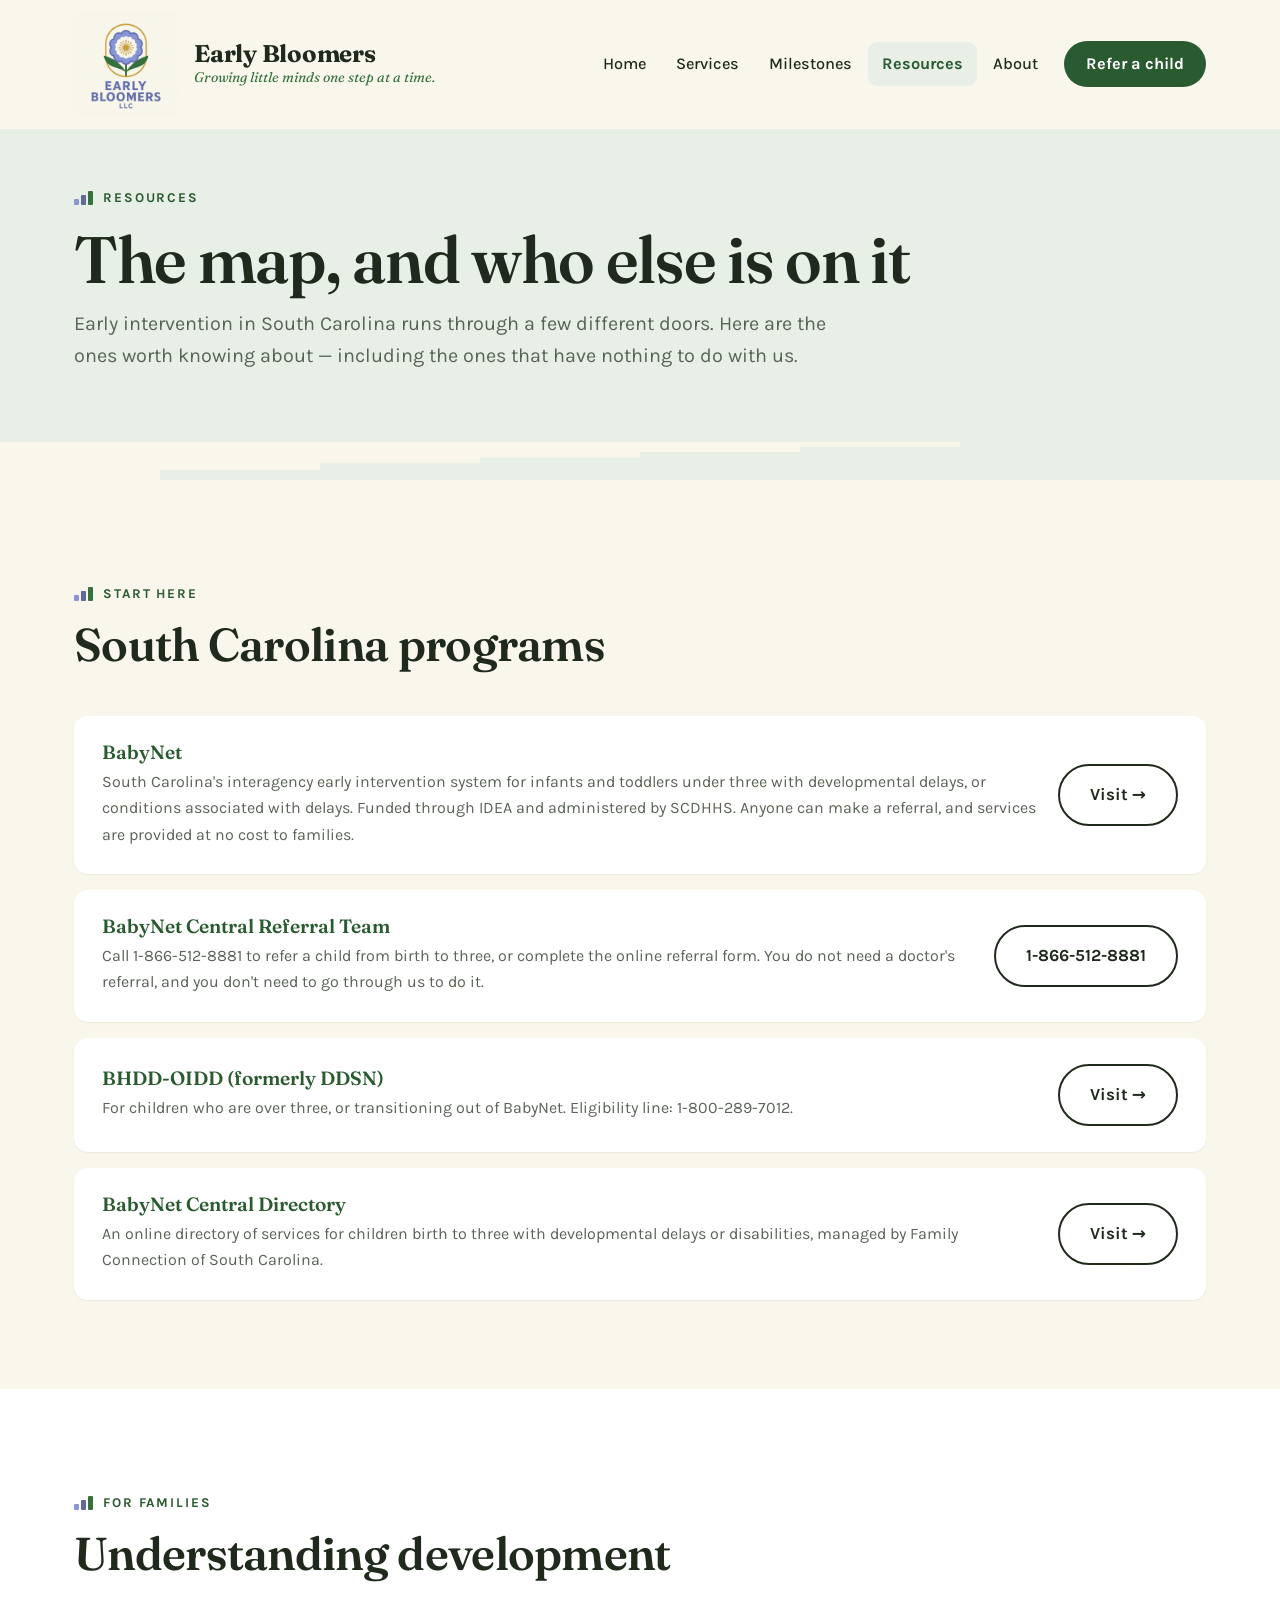
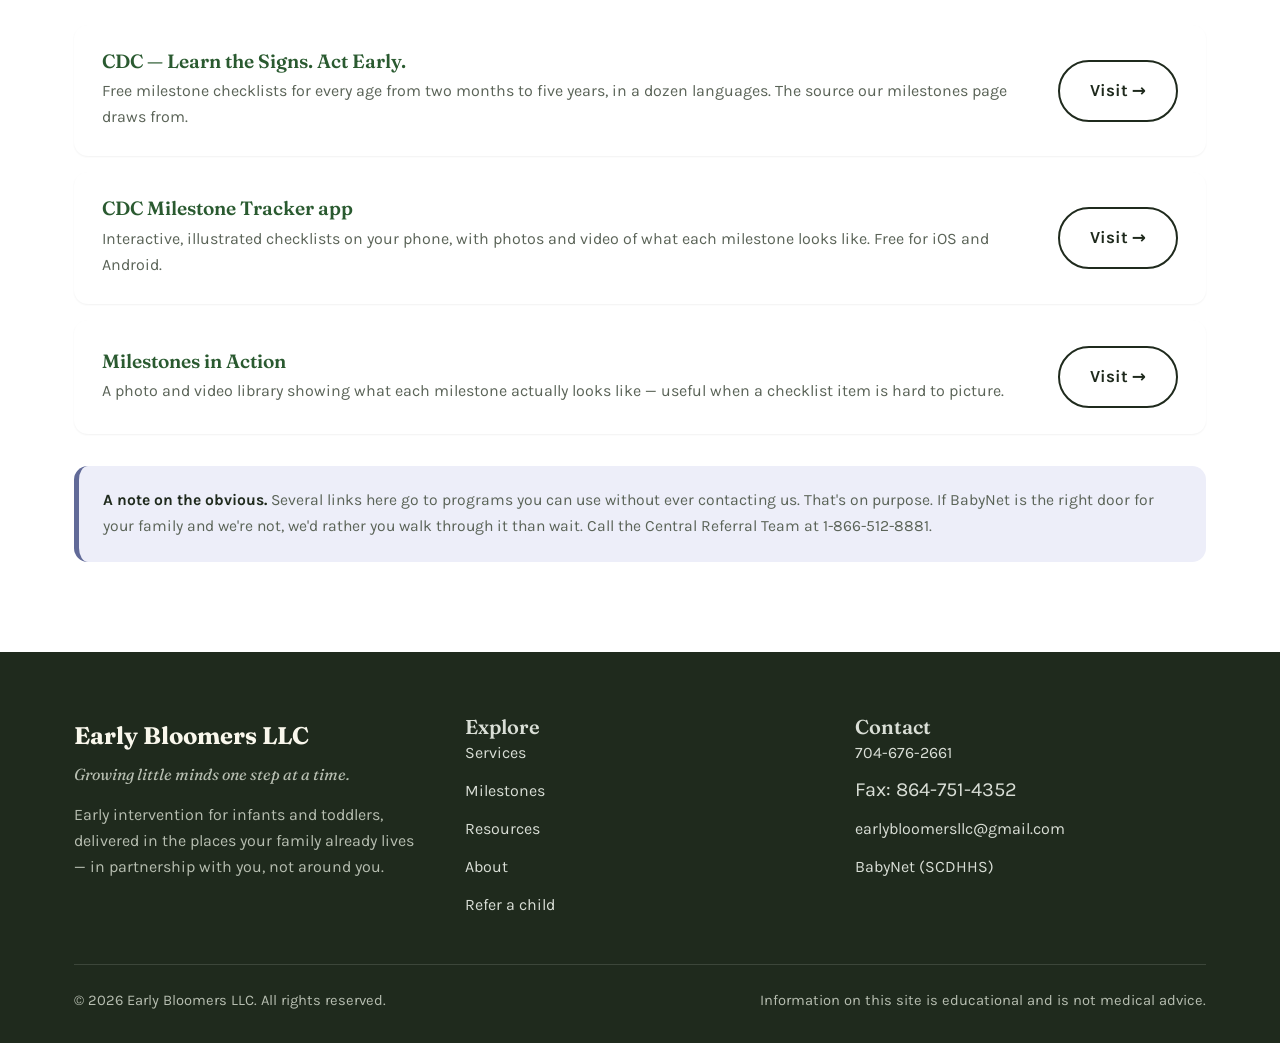
<file: resources (1).html>
<!doctype html>
<html lang="en">
<head>
<meta charset="utf-8">
<meta name="viewport" content="width=device-width,initial-scale=1">
<title>Resources &mdash; Early Bloomers</title>
<meta name="description" content="BabyNet, BHDD-OIDD, CDC milestone checklists, and the other doors into early intervention in South Carolina.">
<meta property="og:type" content="website">
<meta property="og:title" content="Resources &mdash; Early Bloomers">
<meta property="og:description" content="BabyNet, BHDD-OIDD, CDC milestone checklists, and the other doors into early intervention in South Carolina.">
<meta property="og:image" content="Images/Image1.jpg">
<meta name="twitter:card" content="summary_large_image">
<link rel="icon" href="Images/EBLogo1.png">
<link rel="preconnect" href="https://fonts.googleapis.com">
<link rel="preconnect" href="https://fonts.gstatic.com" crossorigin>
<link href="https://fonts.googleapis.com/css2?family=Fraunces:opsz,wght@9..144,400;9..144,600;9..144,700&family=Karla:wght@300;400;500;700&display=swap" rel="stylesheet">
<link rel="stylesheet" href="styles.css">
</head>
<body>

<a class="skip" href="#main">Skip to content</a>

<header class="hdr" id="hdr">
  <div class="hdr__in">
    <a class="brand" href="index.html">
      <img class="brand__logo" src="Images/EBLogo1.png" alt="Early Bloomers logo: a periwinkle flower with green leaves">
      <span>
        <span class="brand__name">Early Bloomers</span>
        <span class="brand__tag">Growing little minds one step at a time.</span>
      </span>
    </a>

    <button class="burger" id="burger" aria-label="Open menu" aria-expanded="false" aria-controls="nav">
      <span></span><span></span><span></span>
    </button>

    <nav class="nav" id="nav" aria-label="Main">
      <a href="index.html">Home</a>
      <a href="services.html">Services</a>
      <a href="milestones.html">Milestones</a>
      <a href="resources.html" aria-current="page">Resources</a>
      <a href="about.html">About</a>
      <a class="nav__cta" href="contact.html">Refer a child</a>
    </nav>
  </div>
</header>

<main id="main">
<section class="phero">
  <div class="wrap">
    <p class="eyebrow"><span class="stepmark" aria-hidden="true"><i></i><i></i><i></i></span>Resources</p>
    <h1>The map, and who else is on it</h1>
    <p class="lede">Early intervention in South Carolina runs through a few different doors. Here are the ones worth knowing about &mdash; including the ones that have nothing to do with us.</p>
  </div>
</section>
<svg class="stair " viewBox="0 0 1200 34" preserveAspectRatio="none" aria-hidden="true">
  <path fill="currentColor" d="M0 34h150V25h150v-6h150v-5h150v-5h150V4h150V0h300v34z"/>
</svg>
<section class="band">
  <div class="wrap">
    <div class="shead rv">
      <p class="eyebrow"><span class="stepmark" aria-hidden="true"><i></i><i></i><i></i></span>Start here</p>
      <h2>South Carolina programs</h2>
    </div>

    <div class="res rv">
      <div class="res__item">
        <div>
          <h3>BabyNet</h3>
          <p>South Carolina's interagency early intervention system for infants and toddlers under three with developmental delays, or conditions associated with delays. Funded through IDEA and administered by SCDHHS. Anyone can make a referral, and services are provided at no cost to families.</p>
        </div>
        <a class="btn btn--ghost" href="https://www.scdhhs.gov/resources/programs-and-initiatives/babynet" target="_blank" rel="noopener">Visit &rarr;</a>
      </div>

      <div class="res__item">
        <div>
          <h3>BabyNet Central Referral Team</h3>
          <p>Call 1-866-512-8881 to refer a child from birth to three, or complete the online referral form. You do not need a doctor's referral, and you don't need to go through us to do it.</p>
        </div>
        <a class="btn btn--ghost" href="tel:+18665128881">1-866-512-8881</a>
      </div>

      <div class="res__item">
        <div>
          <h3>BHDD-OIDD (formerly DDSN)</h3>
          <p>For children who are over three, or transitioning out of BabyNet. Eligibility line: 1-800-289-7012.</p>
        </div>
        <a class="btn btn--ghost" href="https://ddsn.sc.gov/babynet" target="_blank" rel="noopener">Visit &rarr;</a>
      </div>

      <div class="res__item">
        <div>
          <h3>BabyNet Central Directory</h3>
          <p>An online directory of services for children birth to three with developmental delays or disabilities, managed by Family Connection of South Carolina.</p>
        </div>
        <a class="btn btn--ghost" href="https://www.scdhhs.gov/resources/programs-and-initiatives/babynet/families/babynet-central-directory" target="_blank" rel="noopener">Visit &rarr;</a>
      </div>
    </div>
  </div>
</section>

<section class="band band--white">
  <div class="wrap">
    <div class="shead rv">
      <p class="eyebrow"><span class="stepmark" aria-hidden="true"><i></i><i></i><i></i></span>For families</p>
      <h2>Understanding development</h2>
    </div>

    <div class="res rv">
      <div class="res__item">
        <div>
          <h3>CDC &mdash; Learn the Signs. Act Early.</h3>
          <p>Free milestone checklists for every age from two months to five years, in a dozen languages. The source our milestones page draws from.</p>
        </div>
        <a class="btn btn--ghost" href="https://www.cdc.gov/act-early/index.html" target="_blank" rel="noopener">Visit &rarr;</a>
      </div>

      <div class="res__item">
        <div>
          <h3>CDC Milestone Tracker app</h3>
          <p>Interactive, illustrated checklists on your phone, with photos and video of what each milestone looks like. Free for iOS and Android.</p>
        </div>
        <a class="btn btn--ghost" href="https://www.cdc.gov/act-early/milestones/index.html" target="_blank" rel="noopener">Visit &rarr;</a>
      </div>

      <div class="res__item">
        <div>
          <h3>Milestones in Action</h3>
          <p>A photo and video library showing what each milestone actually looks like &mdash; useful when a checklist item is hard to picture.</p>
        </div>
        <a class="btn btn--ghost" href="https://www.cdc.gov/act-early/milestones-in-action/index.html" target="_blank" rel="noopener">Visit &rarr;</a>
      </div>
    </div>

    <div class="ms__disc rv" style="margin-top:2rem">
      <p><strong>A note on the obvious.</strong> Several links here go to programs you can use without
      ever contacting us. That's on purpose. If BabyNet is the right door for your family and we're not,
      we'd rather you walk through it than wait. Call the Central Referral Team at 1-866-512-8881.</p>
    </div>
  </div>
</section>
</main>

<footer class="ftr">
  <div class="wrap">
    <div class="ftr__grid">
      <div class="ftr__brand">
        <b>Early Bloomers LLC</b>
        <p class="ftr__slogan">Growing little minds one step at a time.</p>
        <p>Early intervention for infants and toddlers, delivered in the places your family already lives — in partnership with you, not around you.</p>
      </div>
      <div>
        <h4>Explore</h4>
        <ul>
          <li><a href="services.html">Services</a></li>
          <li><a href="milestones.html">Milestones</a></li>
          <li><a href="resources.html">Resources</a></li>
          <li><a href="about.html">About</a></li>
          <li><a href="contact.html">Refer a child</a></li>
        </ul>
      </div>
      <div>
        <h4>Contact</h4>
        <ul>
          <li><a href="tel:+17046762661">704-676-2661</a></li>
          <li>Fax: 864-751-4352</li>
          <li><a href="mailto:earlybloomersllc@gmail.com">earlybloomersllc@gmail.com</a></li>
          <li><a href="https://www.scdhhs.gov/resources/programs-and-initiatives/babynet" target="_blank" rel="noopener">BabyNet (SCDHHS)</a></li>
        </ul>
      </div>
    </div>
    <div class="ftr__base">
      <span>&copy; <span id="yr">2026</span> Early Bloomers LLC. All rights reserved.</span>
      <span>Information on this site is educational and is not medical advice.</span>
    </div>
  </div>
</footer>

<script src="main.js"></script>
</body>
</html>
</file>
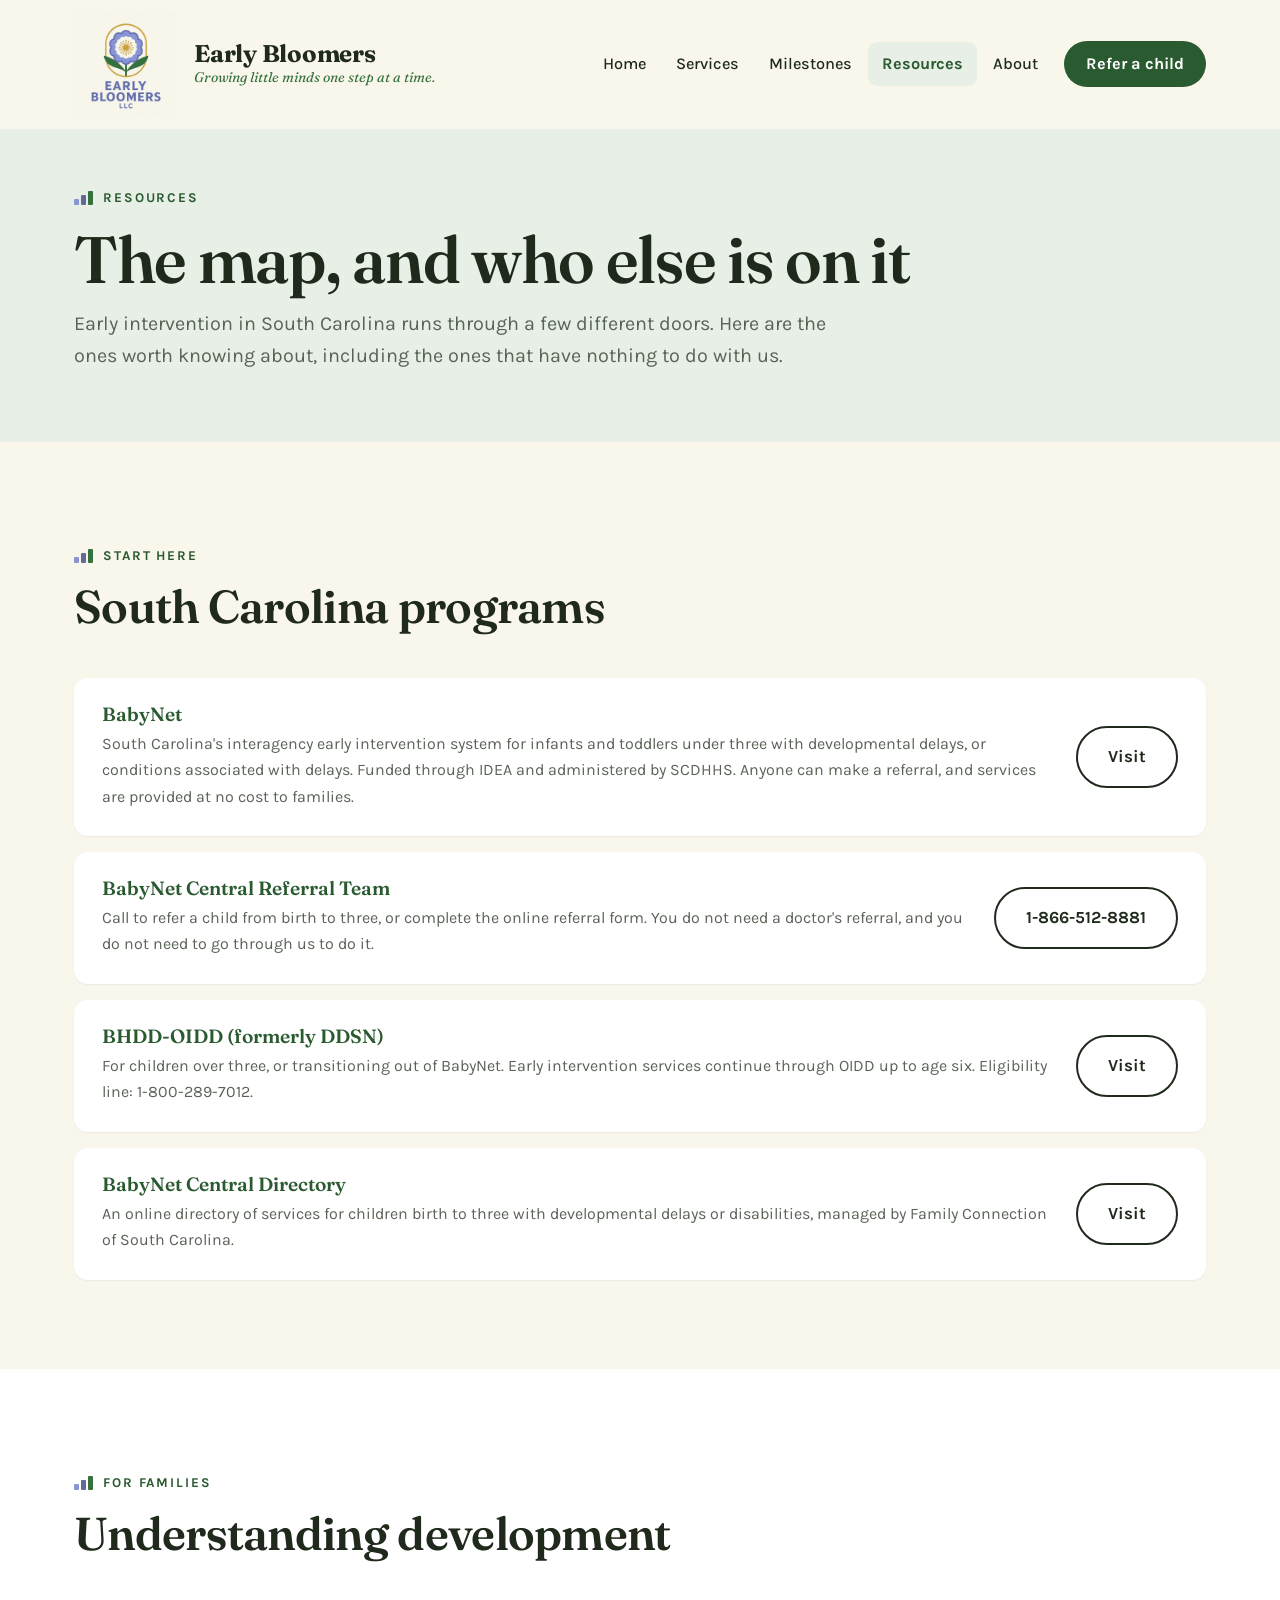
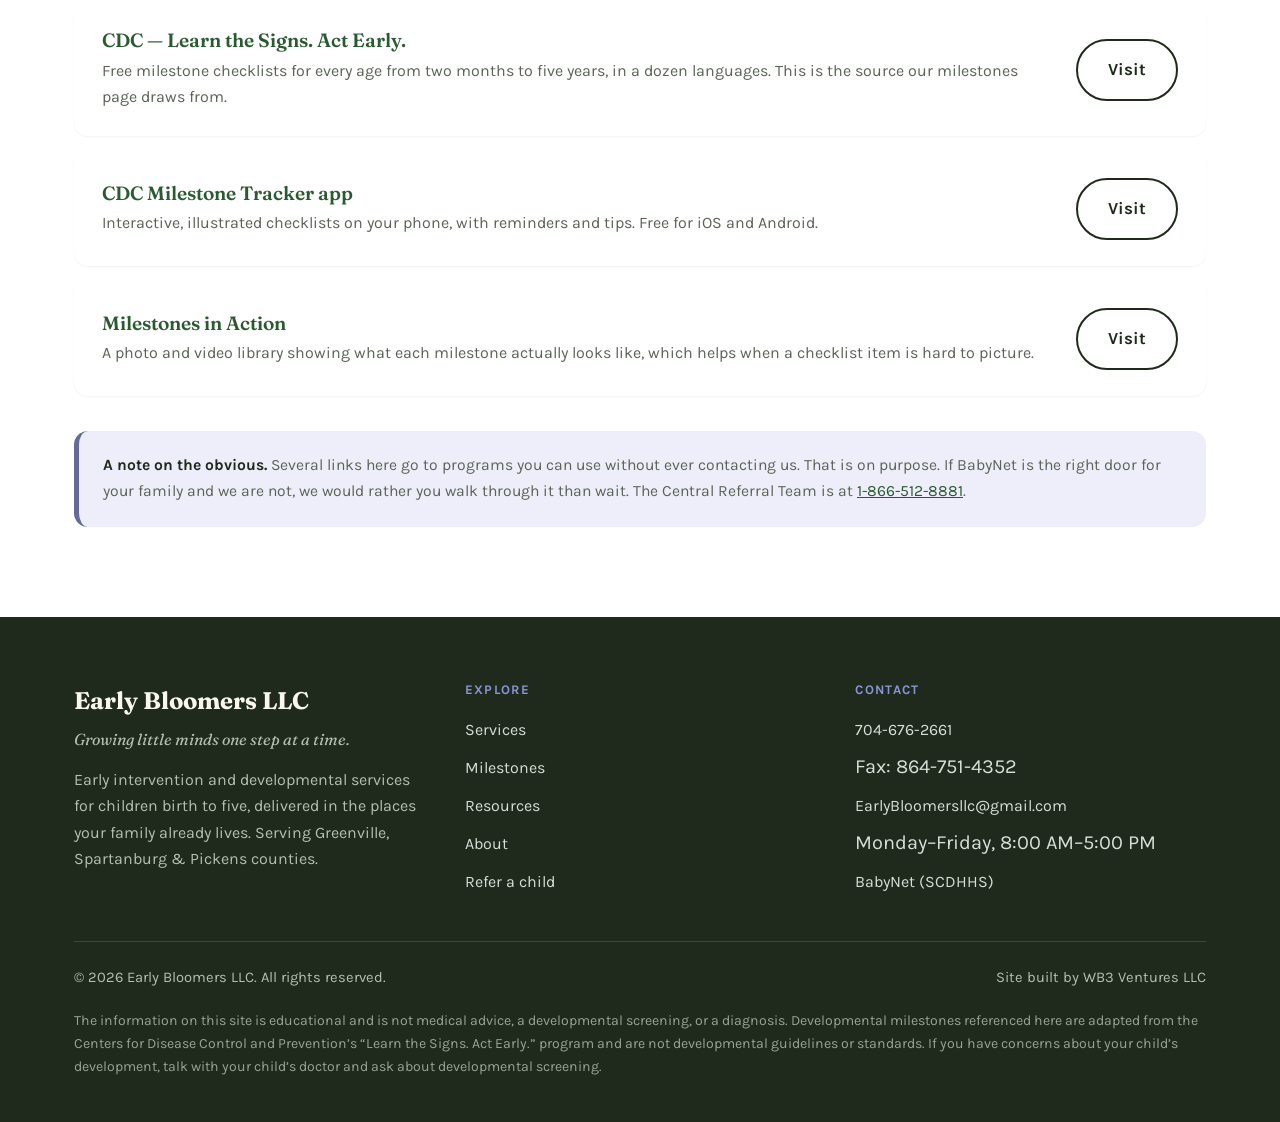
<file: resources.html>
<!doctype html>
<html lang="en">
<head>
<meta charset="utf-8">
<meta name="viewport" content="width=device-width,initial-scale=1">
<title>Resources &mdash; Early Bloomers LLC</title>
<meta name="description" content="BabyNet, BHDD-OIDD, CDC milestone checklists, and the other doors into early intervention in South Carolina.">
<meta name="author" content="Early Bloomers LLC">
<meta property="og:type" content="website">
<meta property="og:site_name" content="Early Bloomers LLC">
<meta property="og:title" content="Resources &mdash; Early Bloomers LLC">
<meta property="og:description" content="BabyNet, BHDD-OIDD, CDC milestone checklists, and the other doors into early intervention in South Carolina.">
<meta property="og:image" content="https://early-bloomers.com/Images/Image1.jpg">
<meta property="og:url" content="https://early-bloomers.com/resources.html">
<meta name="twitter:card" content="summary_large_image">
<link rel="canonical" href="https://early-bloomers.com/resources.html">
<link rel="icon" href="Images/EBLogo1.png">
<link rel="preconnect" href="https://fonts.googleapis.com">
<link rel="preconnect" href="https://fonts.gstatic.com" crossorigin>
<link href="https://fonts.googleapis.com/css2?family=Fraunces:ital,opsz,wght@0,9..144,400;0,9..144,600;0,9..144,700;1,9..144,600&family=Karla:wght@400;500;700&display=swap" rel="stylesheet">
<link rel="stylesheet" href="styles.css">
</head>
<body>

<a class="skip" href="#main">Skip to content</a>

<header class="hdr" id="hdr">
  <div class="hdr__in">
    <a class="brand" href="index.html">
      <img class="brand__logo" src="Images/EBLogo1.png" width="104" height="104"
           alt="Early Bloomers LLC logo: a periwinkle flower with green leaves inside a gold arch">
      <span>
        <span class="brand__name">Early Bloomers</span>
        <span class="brand__tag">Growing little minds one step at a time.</span>
      </span>
    </a>

    <button class="burger" id="burger" type="button" aria-label="Open menu" aria-expanded="false" aria-controls="nav">
      <span></span><span></span><span></span>
    </button>

    <nav class="nav" id="nav" aria-label="Main">
      <a href="index.html">Home</a>
      <a href="services.html">Services</a>
      <a href="milestones.html">Milestones</a>
      <a href="resources.html" aria-current="page">Resources</a>
      <a href="about.html">About</a>
      <a class="nav__cta" href="contact.html">Refer a child</a>
    </nav>
  </div>
</header>

<main id="main">
<section class="phero">
  <div class="wrap">
    <p class="eyebrow"><span class="stepmark" aria-hidden="true"><i></i><i></i><i></i></span>Resources</p>
    <h1>The map, and who else is on it</h1>
    <p class="lede">Early intervention in South Carolina runs through a few different doors. Here are the ones worth knowing about, including the ones that have nothing to do with us.</p>
  </div>
</section>

<section class="band">
  <div class="wrap">
    <div class="shead rv">
      <p class="eyebrow"><span class="stepmark" aria-hidden="true"><i></i><i></i><i></i></span>Start here</p>
      <h2>South Carolina programs</h2>
    </div>

    <div class="res rv">
      <div class="res__item">
        <div>
          <h3>BabyNet</h3>
          <p>South Carolina's interagency early intervention system for infants and toddlers under three with developmental delays, or conditions associated with delays. Funded through IDEA and administered by SCDHHS. Anyone can make a referral, and services are provided at no cost to families.</p>
        </div>
        <a class="btn btn--ghost" href="https://www.scdhhs.gov/resources/programs-and-initiatives/babynet" target="_blank" rel="noopener">Visit<span class="visually-hidden"> BabyNet (opens in a new tab)</span></a>
      </div>

      <div class="res__item">
        <div>
          <h3>BabyNet Central Referral Team</h3>
          <p>Call to refer a child from birth to three, or complete the online referral form. You do not need a doctor's referral, and you do not need to go through us to do it.</p>
        </div>
        <a class="btn btn--ghost" href="tel:+18665128881">1-866-512-8881</a>
      </div>

      <div class="res__item">
        <div>
          <h3>BHDD-OIDD (formerly DDSN)</h3>
          <p>For children over three, or transitioning out of BabyNet. Early intervention services continue through OIDD up to age six. Eligibility line: 1-800-289-7012.</p>
        </div>
        <a class="btn btn--ghost" href="https://ddsn.sc.gov/babynet" target="_blank" rel="noopener">Visit<span class="visually-hidden"> BHDD-OIDD (opens in a new tab)</span></a>
      </div>

      <div class="res__item">
        <div>
          <h3>BabyNet Central Directory</h3>
          <p>An online directory of services for children birth to three with developmental delays or disabilities, managed by Family Connection of South Carolina.</p>
        </div>
        <a class="btn btn--ghost" href="https://www.scdhhs.gov/resources/programs-and-initiatives/babynet/families/babynet-central-directory" target="_blank" rel="noopener">Visit<span class="visually-hidden"> the Central Directory (opens in a new tab)</span></a>
      </div>
    </div>
  </div>
</section>

<section class="band band--white">
  <div class="wrap">
    <div class="shead rv">
      <p class="eyebrow"><span class="stepmark" aria-hidden="true"><i></i><i></i><i></i></span>For families</p>
      <h2>Understanding development</h2>
    </div>

    <div class="res rv">
      <div class="res__item">
        <div>
          <h3>CDC &mdash; Learn the Signs. Act Early.</h3>
          <p>Free milestone checklists for every age from two months to five years, in a dozen languages. This is the source our milestones page draws from.</p>
        </div>
        <a class="btn btn--ghost" href="https://www.cdc.gov/act-early/index.html" target="_blank" rel="noopener">Visit<span class="visually-hidden"> Learn the Signs. Act Early. (opens in a new tab)</span></a>
      </div>

      <div class="res__item">
        <div>
          <h3>CDC Milestone Tracker app</h3>
          <p>Interactive, illustrated checklists on your phone, with reminders and tips. Free for iOS and Android.</p>
        </div>
        <a class="btn btn--ghost" href="https://www.cdc.gov/act-early/milestones/index.html" target="_blank" rel="noopener">Visit<span class="visually-hidden"> the Milestone Tracker app page (opens in a new tab)</span></a>
      </div>

      <div class="res__item">
        <div>
          <h3>Milestones in Action</h3>
          <p>A photo and video library showing what each milestone actually looks like, which helps when a checklist item is hard to picture.</p>
        </div>
        <a class="btn btn--ghost" href="https://www.cdc.gov/act-early/milestones-in-action/index.html" target="_blank" rel="noopener">Visit<span class="visually-hidden"> Milestones in Action (opens in a new tab)</span></a>
      </div>
    </div>

    <div class="ms__disc rv" style="margin-top:2.2rem">
      <p><strong>A note on the obvious.</strong> Several links here go to programs you can use without
      ever contacting us. That is on purpose. If BabyNet is the right door for your family and we are
      not, we would rather you walk through it than wait. The Central Referral Team is at
      <a href="tel:+18665128881">1-866-512-8881</a>.</p>
    </div>
  </div>
</section>
</main>

<footer class="ftr">
  <div class="wrap">
    <div class="ftr__grid">
      <div class="ftr__brand">
        <b>Early Bloomers LLC</b>
        <p class="ftr__slogan">Growing little minds one step at a time.</p>
        <p>Early intervention and developmental services for children birth to five, delivered in the places your family already lives. Serving Greenville, Spartanburg &amp; Pickens counties.</p>
      </div>
      <div>
        <h2>Explore</h2>
        <ul>
          <li><a href="services.html">Services</a></li>
          <li><a href="milestones.html">Milestones</a></li>
          <li><a href="resources.html">Resources</a></li>
          <li><a href="about.html">About</a></li>
          <li><a href="contact.html">Refer a child</a></li>
        </ul>
      </div>
      <div>
        <h2>Contact</h2>
        <ul>
          <li><a href="tel:+17046762661">704-676-2661</a></li>
          <li>Fax: 864-751-4352</li>
          <li><a href="mailto:EarlyBloomersllc@gmail.com">EarlyBloomersllc@gmail.com</a></li>
          <li>Monday&ndash;Friday, 8:00&nbsp;AM&ndash;5:00&nbsp;PM</li>
          <li><a href="https://www.scdhhs.gov/resources/programs-and-initiatives/babynet" target="_blank" rel="noopener">BabyNet (SCDHHS)</a></li>
        </ul>
      </div>
    </div>

    <div class="ftr__base">
      <span>&copy; <span id="yr">2026</span> Early Bloomers LLC. All rights reserved.</span>
      <span>Site built by WB3 Ventures LLC</span>
    </div>
    <p class="ftr__legal">The information on this site is educational and is not medical advice, a developmental screening, or a diagnosis. Developmental milestones referenced here are adapted from the Centers for Disease Control and Prevention&rsquo;s &ldquo;Learn the Signs. Act Early.&rdquo; program and are not developmental guidelines or standards. If you have concerns about your child&rsquo;s development, talk with your child&rsquo;s doctor and ask about developmental screening.</p>
  </div>
</footer>

<script src="main.js"></script>
</body>
</html>
</file>
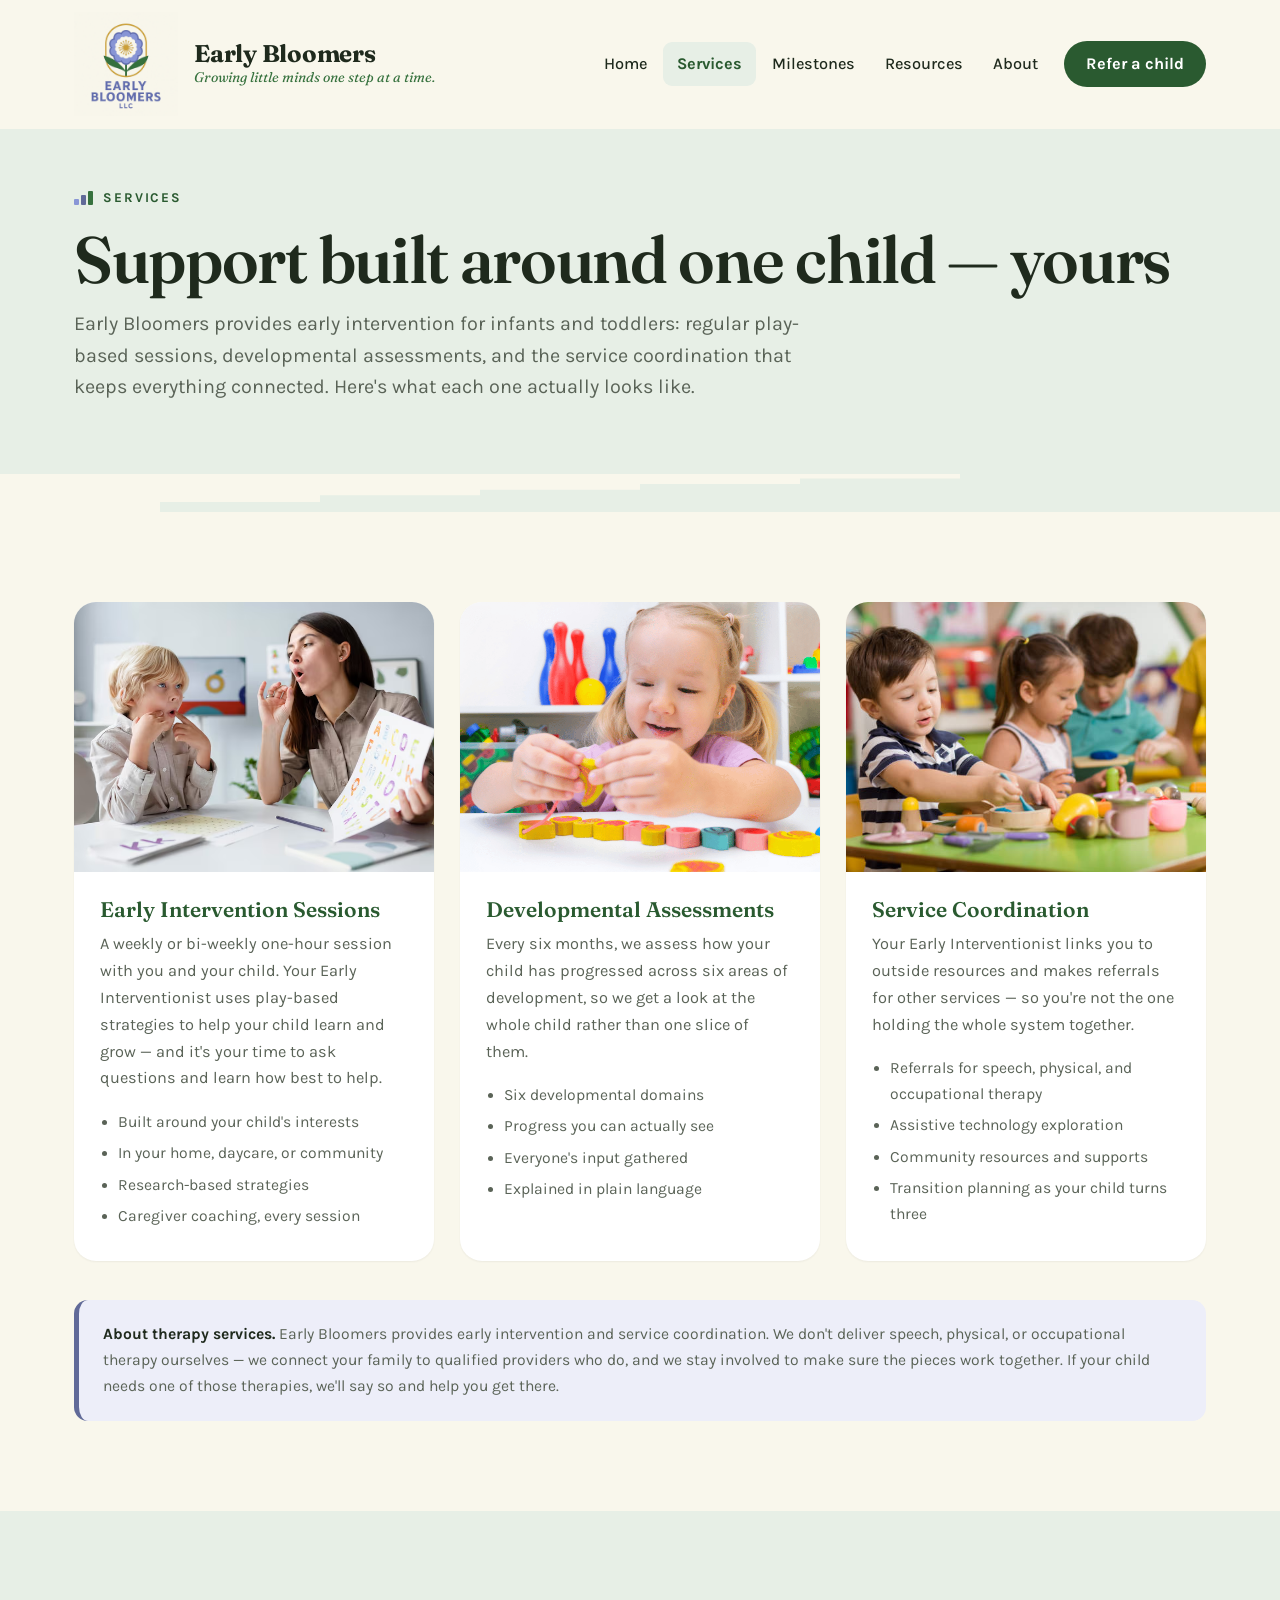
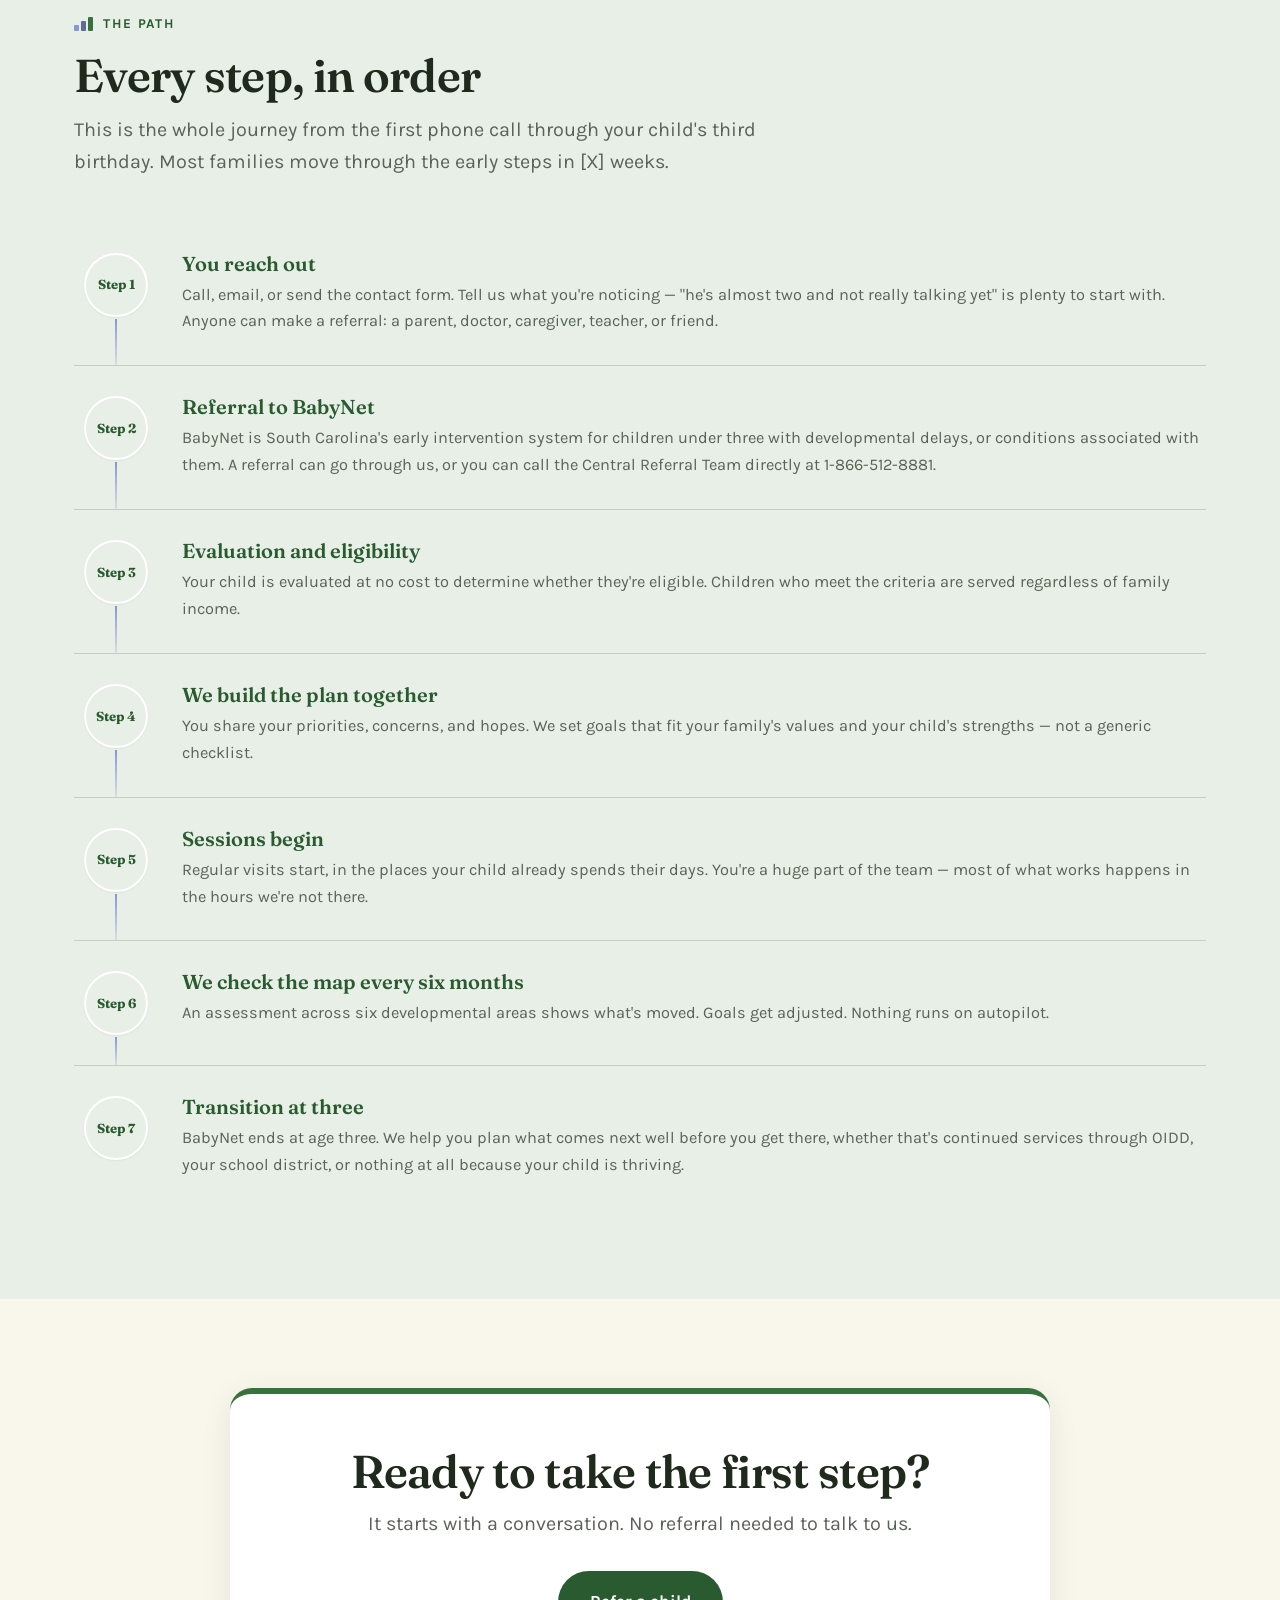
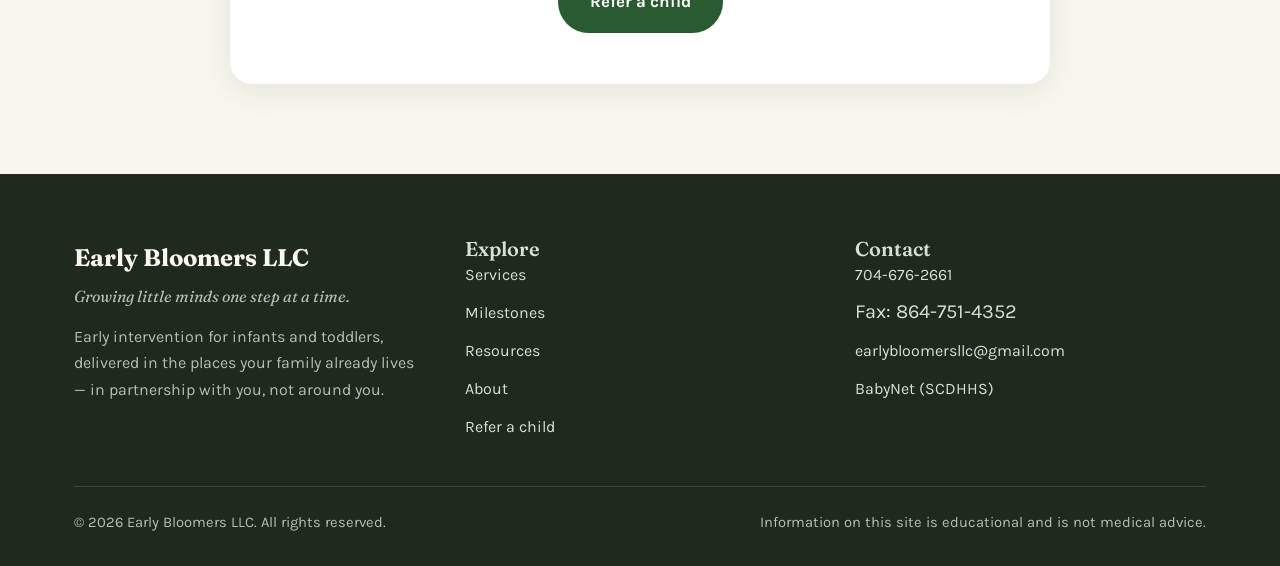
<file: services (1).html>
<!doctype html>
<html lang="en">
<head>
<meta charset="utf-8">
<meta name="viewport" content="width=device-width,initial-scale=1">
<title>Services &mdash; Early Bloomers</title>
<meta name="description" content="Early intervention sessions, developmental assessments every six months, and service coordination that links your family to speech, OT, and PT.">
<meta property="og:type" content="website">
<meta property="og:title" content="Services &mdash; Early Bloomers">
<meta property="og:description" content="Early intervention sessions, developmental assessments every six months, and service coordination that links your family to speech, OT, and PT.">
<meta property="og:image" content="Images/Image1.jpg">
<meta name="twitter:card" content="summary_large_image">
<link rel="icon" href="Images/EBLogo1.png">
<link rel="preconnect" href="https://fonts.googleapis.com">
<link rel="preconnect" href="https://fonts.gstatic.com" crossorigin>
<link href="https://fonts.googleapis.com/css2?family=Fraunces:opsz,wght@9..144,400;9..144,600;9..144,700&family=Karla:wght@300;400;500;700&display=swap" rel="stylesheet">
<link rel="stylesheet" href="styles.css">
</head>
<body>

<a class="skip" href="#main">Skip to content</a>

<header class="hdr" id="hdr">
  <div class="hdr__in">
    <a class="brand" href="index.html">
      <img class="brand__logo" src="Images/EBLogo1.png" alt="Early Bloomers logo: a periwinkle flower with green leaves">
      <span>
        <span class="brand__name">Early Bloomers</span>
        <span class="brand__tag">Growing little minds one step at a time.</span>
      </span>
    </a>

    <button class="burger" id="burger" aria-label="Open menu" aria-expanded="false" aria-controls="nav">
      <span></span><span></span><span></span>
    </button>

    <nav class="nav" id="nav" aria-label="Main">
      <a href="index.html">Home</a>
      <a href="services.html" aria-current="page">Services</a>
      <a href="milestones.html">Milestones</a>
      <a href="resources.html">Resources</a>
      <a href="about.html">About</a>
      <a class="nav__cta" href="contact.html">Refer a child</a>
    </nav>
  </div>
</header>

<main id="main">
<section class="phero">
  <div class="wrap">
    <p class="eyebrow"><span class="stepmark" aria-hidden="true"><i></i><i></i><i></i></span>Services</p>
    <h1>Support built around one child &mdash; yours</h1>
    <p class="lede">Early Bloomers provides early intervention for infants and toddlers: regular play-based sessions, developmental assessments, and the service coordination that keeps everything connected. Here's what each one actually looks like.</p>
  </div>
</section>
<svg class="stair " viewBox="0 0 1200 34" preserveAspectRatio="none" aria-hidden="true">
  <path fill="currentColor" d="M0 34h150V25h150v-6h150v-5h150v-5h150V4h150V0h300v34z"/>
</svg>
<section class="band">
  <div class="wrap">
    <div class="cards rv">
      <article class="card">
        <img src="Images/Image2.avif" alt="An early interventionist and toddler engaged in play-based learning on the floor">
        <div class="card__body">
          <h3>Early Intervention Sessions</h3>
          <p>A weekly or bi-weekly one-hour session with you and your child. Your Early Interventionist uses play-based strategies to help your child learn and grow &mdash; and it's your time to ask questions and learn how best to help.</p>
          <ul>
            <li>Built around your child's interests</li>
            <li>In your home, daycare, or community</li>
            <li>Research-based strategies</li>
            <li>Caregiver coaching, every session</li>
          </ul>
        </div>
      </article>

      <article class="card">
        <img src="Images/Image3.png" alt="A child stacking wooden blocks while an interventionist observes and records progress">
        <div class="card__body">
          <h3>Developmental Assessments</h3>
          <p>Every six months, we assess how your child has progressed across six areas of development, so we get a look at the whole child rather than one slice of them.</p>
          <ul>
            <li>Six developmental domains</li>
            <li>Progress you can actually see</li>
            <li>Everyone's input gathered</li>
            <li>Explained in plain language</li>
          </ul>
        </div>
      </article>

      <article class="card">
        <img src="Images/Image4.jpg" alt="A caregiver and infant during a home visit while an interventionist takes notes">
        <div class="card__body">
          <h3>Service Coordination</h3>
          <p>Your Early Interventionist links you to outside resources and makes referrals for other services &mdash; so you're not the one holding the whole system together.</p>
          <ul>
            <li>Referrals for speech, physical, and occupational therapy</li>
            <li>Assistive technology exploration</li>
            <li>Community resources and supports</li>
            <li>Transition planning as your child turns three</li>
          </ul>
        </div>
      </article>
    </div>

    <div class="ms__disc rv" style="max-width:none;margin-top:2.4rem">
      <p><strong>About therapy services.</strong> Early Bloomers provides early intervention and
      service coordination. We don't deliver speech, physical, or occupational therapy ourselves &mdash;
      we connect your family to qualified providers who do, and we stay involved to make sure the
      pieces work together. If your child needs one of those therapies, we'll say so and help you get there.</p>
    </div>
  </div>
</section>

<section class="band band--leaf">
  <div class="wrap">
    <div class="shead rv">
      <p class="eyebrow"><span class="stepmark" aria-hidden="true"><i></i><i></i><i></i></span>The path</p>
      <h2>Every step, in order</h2>
      <p class="lede">This is the whole journey from the first phone call through your child's third birthday. Most families move through the early steps in [X] weeks.</p>
    </div>

    <div class="steps rv">
      <div class="steps__item">
        <div class="steps__num"></div>
        <div class="steps__body">
          <h3>You reach out</h3>
          <p>Call, email, or send the contact form. Tell us what you're noticing &mdash; "he's almost two and not really talking yet" is plenty to start with. Anyone can make a referral: a parent, doctor, caregiver, teacher, or friend.</p>
        </div>
      </div>

      <div class="steps__item">
        <div class="steps__num"></div>
        <div class="steps__body">
          <h3>Referral to BabyNet</h3>
          <p>BabyNet is South Carolina's early intervention system for children under three with developmental delays, or conditions associated with them. A referral can go through us, or you can call the Central Referral Team directly at 1-866-512-8881.</p>
        </div>
      </div>

      <div class="steps__item">
        <div class="steps__num"></div>
        <div class="steps__body">
          <h3>Evaluation and eligibility</h3>
          <p>Your child is evaluated at no cost to determine whether they're eligible. Children who meet the criteria are served regardless of family income.</p>
        </div>
      </div>

      <div class="steps__item">
        <div class="steps__num"></div>
        <div class="steps__body">
          <h3>We build the plan together</h3>
          <p>You share your priorities, concerns, and hopes. We set goals that fit your family's values and your child's strengths &mdash; not a generic checklist.</p>
        </div>
      </div>

      <div class="steps__item">
        <div class="steps__num"></div>
        <div class="steps__body">
          <h3>Sessions begin</h3>
          <p>Regular visits start, in the places your child already spends their days. You're a huge part of the team &mdash; most of what works happens in the hours we're not there.</p>
        </div>
      </div>

      <div class="steps__item">
        <div class="steps__num"></div>
        <div class="steps__body">
          <h3>We check the map every six months</h3>
          <p>An assessment across six developmental areas shows what's moved. Goals get adjusted. Nothing runs on autopilot.</p>
        </div>
      </div>

      <div class="steps__item">
        <div class="steps__num"></div>
        <div class="steps__body">
          <h3>Transition at three</h3>
          <p>BabyNet ends at age three. We help you plan what comes next well before you get there, whether that's continued services through OIDD, your school district, or nothing at all because your child is thriving.</p>
        </div>
      </div>
    </div>
  </div>
</section>

<section class="band">
  <div class="wrap">
    <div class="callout rv center" style="max-width:820px">
      <h2>Ready to take the first step?</h2>
      <p class="lede center">It starts with a conversation. No referral needed to talk to us.</p>
      <a class="btn btn--primary" href="contact.html">Refer a child</a>
    </div>
  </div>
</section>
</main>

<footer class="ftr">
  <div class="wrap">
    <div class="ftr__grid">
      <div class="ftr__brand">
        <b>Early Bloomers LLC</b>
        <p class="ftr__slogan">Growing little minds one step at a time.</p>
        <p>Early intervention for infants and toddlers, delivered in the places your family already lives — in partnership with you, not around you.</p>
      </div>
      <div>
        <h4>Explore</h4>
        <ul>
          <li><a href="services.html">Services</a></li>
          <li><a href="milestones.html">Milestones</a></li>
          <li><a href="resources.html">Resources</a></li>
          <li><a href="about.html">About</a></li>
          <li><a href="contact.html">Refer a child</a></li>
        </ul>
      </div>
      <div>
        <h4>Contact</h4>
        <ul>
          <li><a href="tel:+17046762661">704-676-2661</a></li>
          <li>Fax: 864-751-4352</li>
          <li><a href="mailto:earlybloomersllc@gmail.com">earlybloomersllc@gmail.com</a></li>
          <li><a href="https://www.scdhhs.gov/resources/programs-and-initiatives/babynet" target="_blank" rel="noopener">BabyNet (SCDHHS)</a></li>
        </ul>
      </div>
    </div>
    <div class="ftr__base">
      <span>&copy; <span id="yr">2026</span> Early Bloomers LLC. All rights reserved.</span>
      <span>Information on this site is educational and is not medical advice.</span>
    </div>
  </div>
</footer>

<script src="main.js"></script>
</body>
</html>
</file>
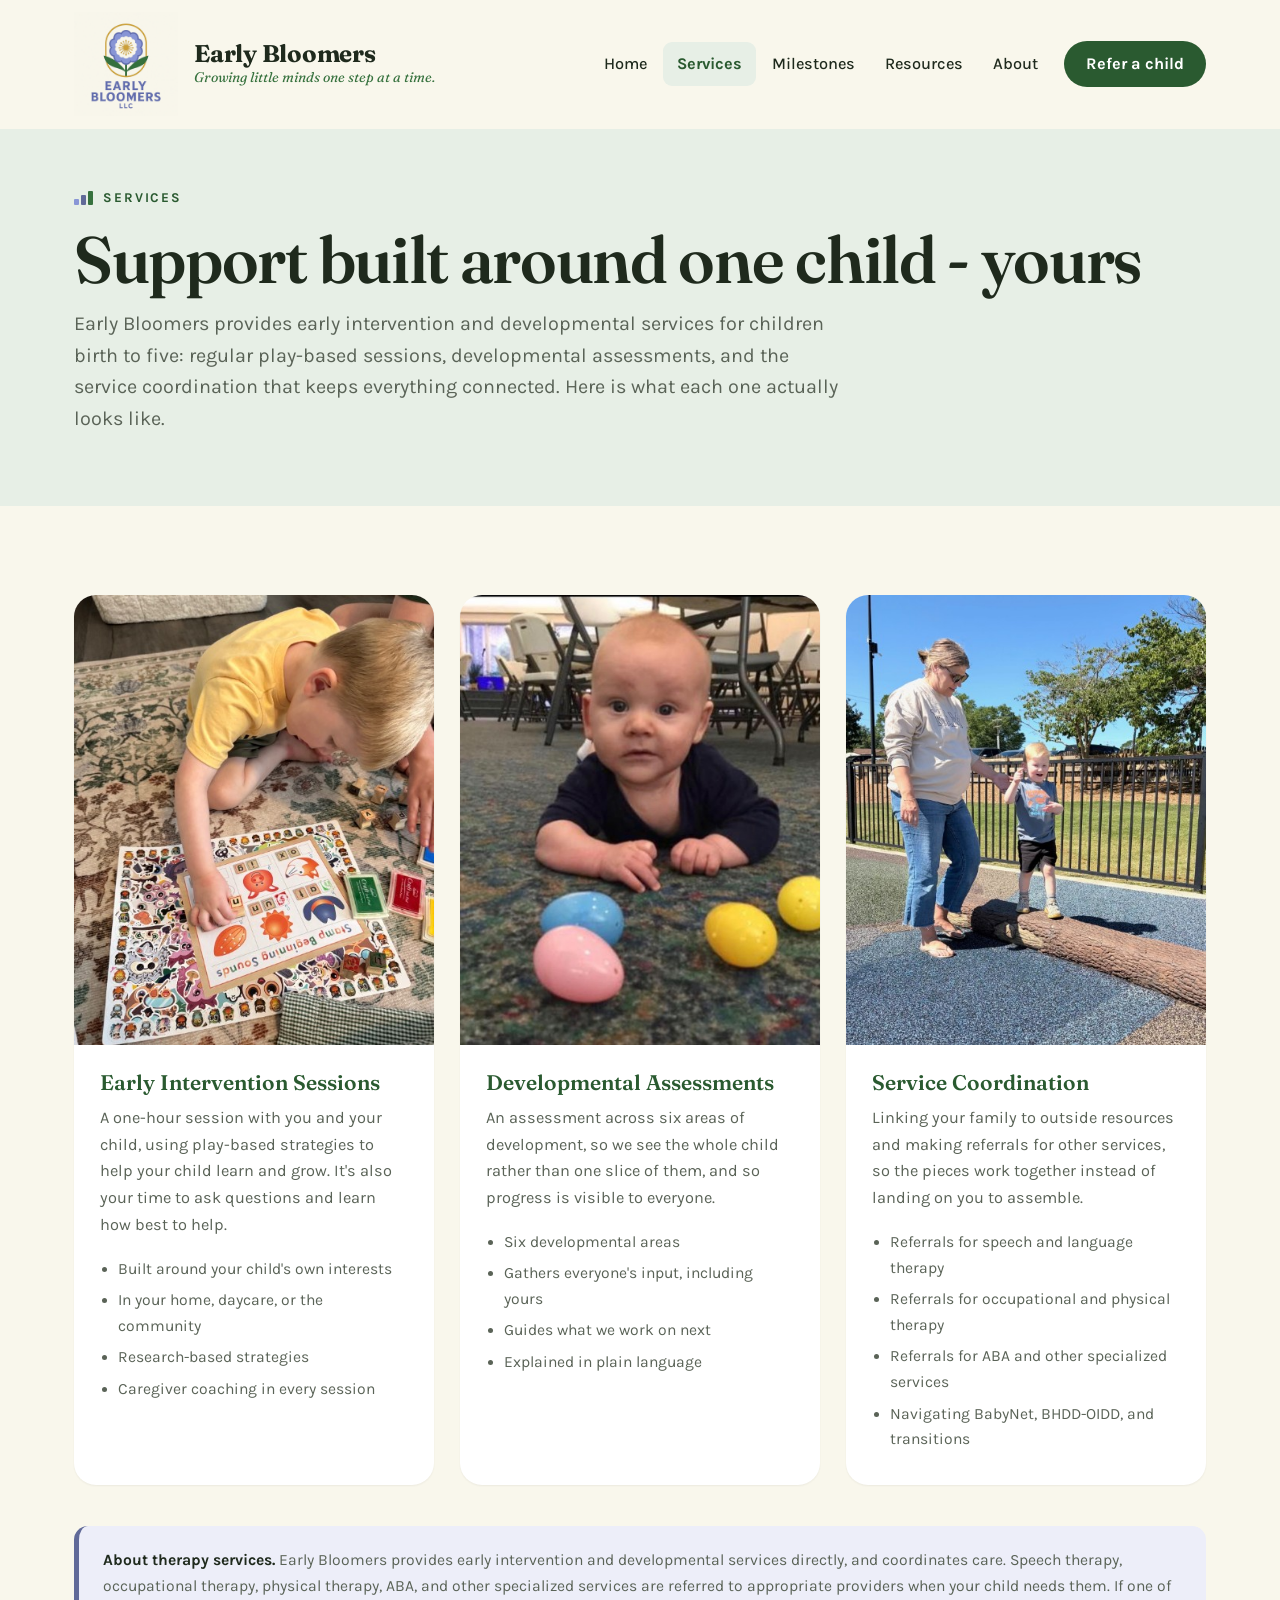
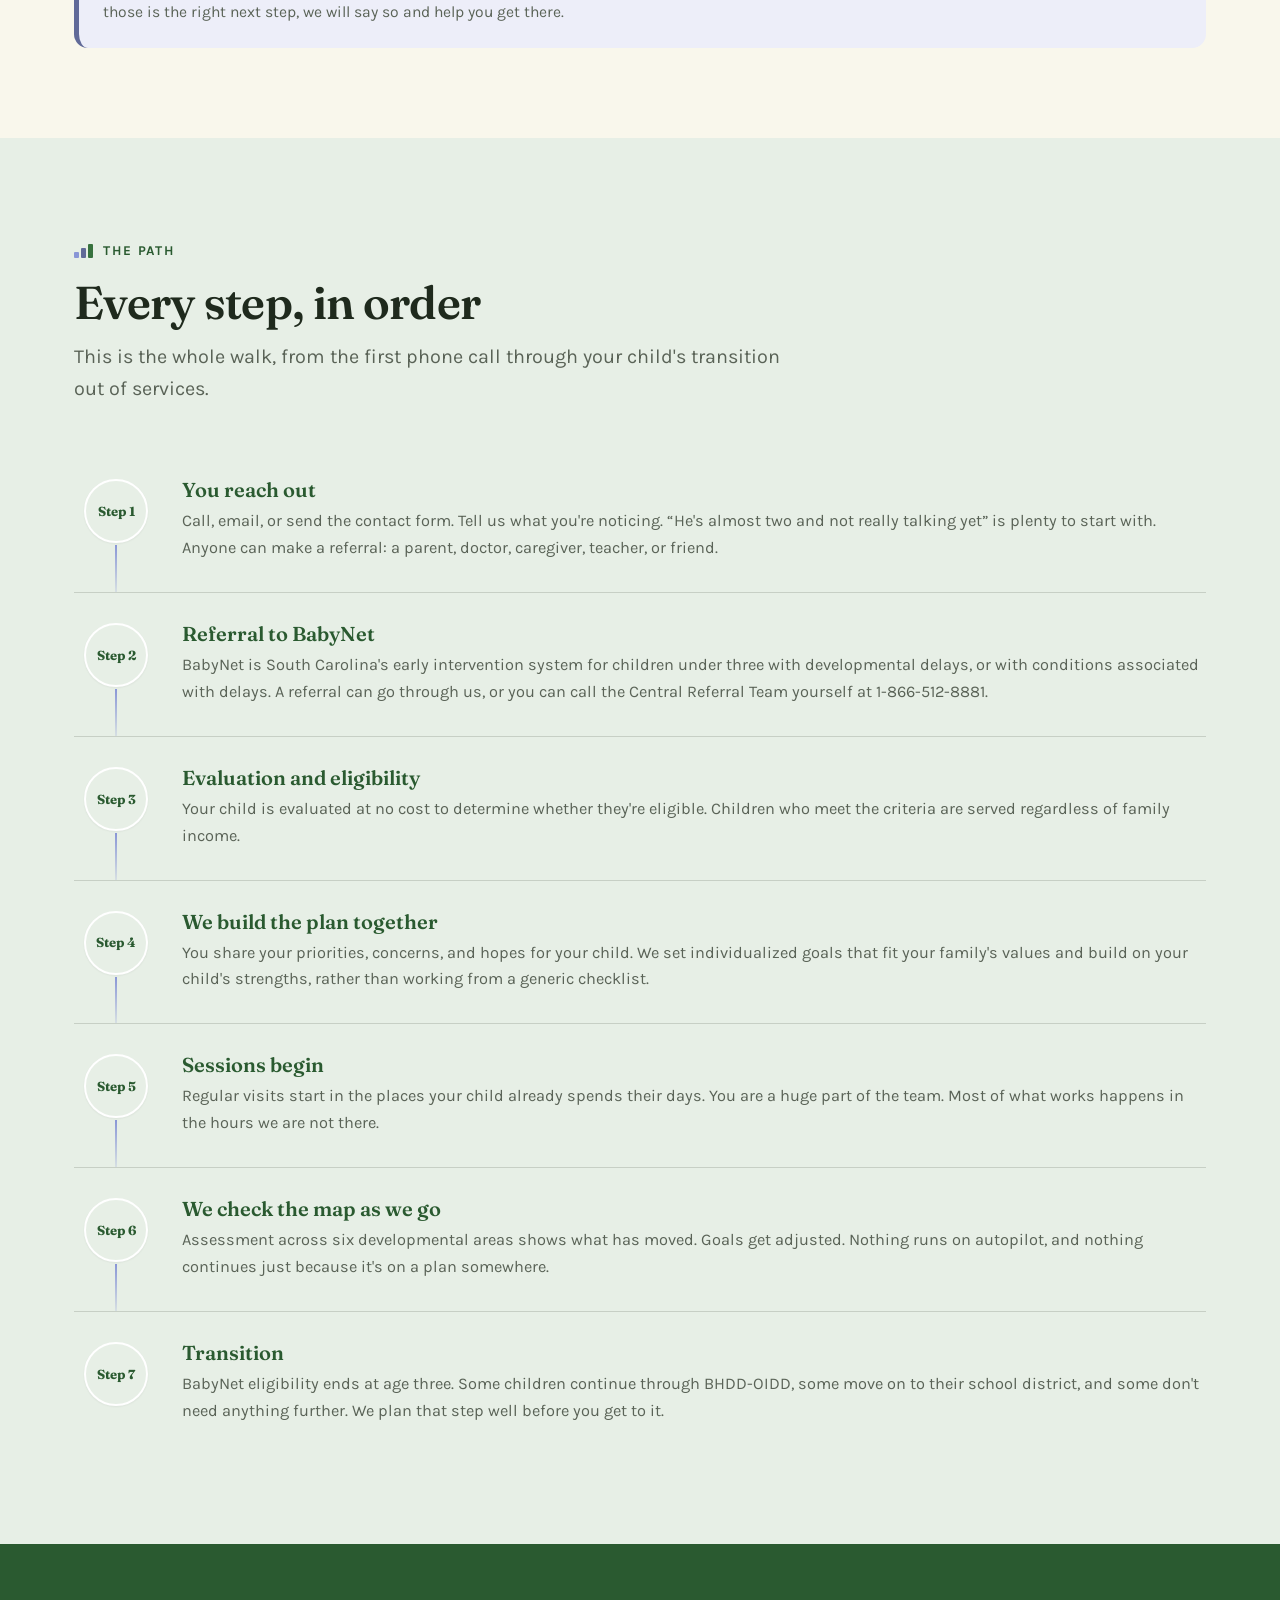
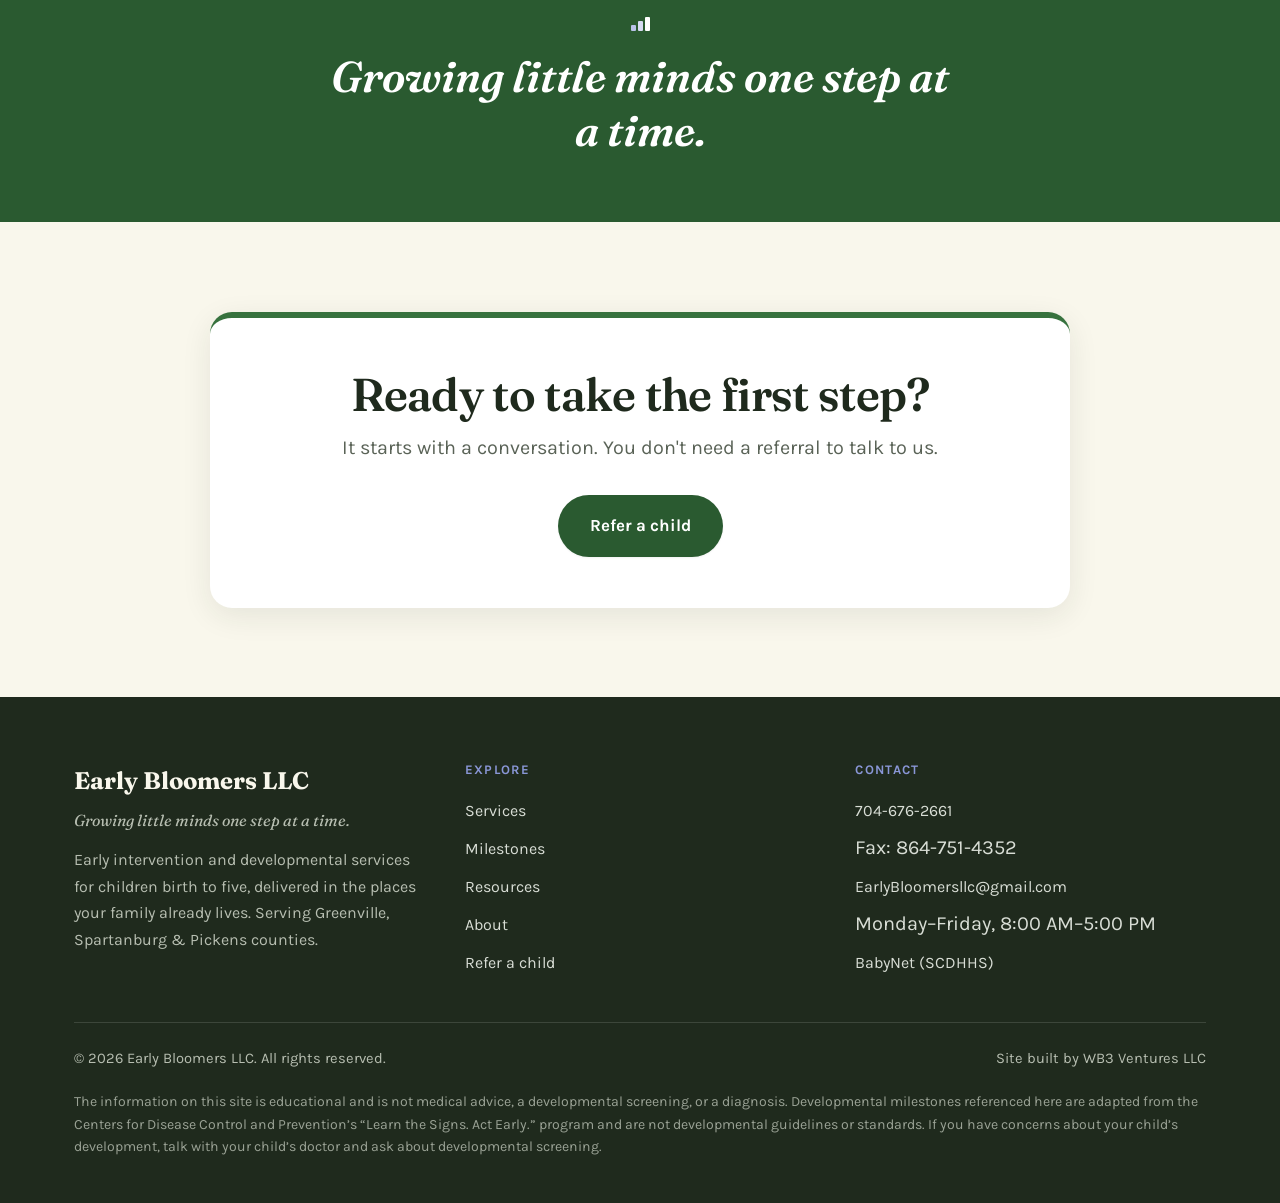
<file: services.html>
<!doctype html>
<html lang="en">
<head>
<meta charset="utf-8">
<meta name="viewport" content="width=device-width,initial-scale=1">
<title>Services &mdash; Early Bloomers LLC</title>
<meta name="description" content="Early intervention sessions, developmental assessments across six areas, and service coordination linking your family to speech, OT, PT, and ABA.">
<meta name="author" content="Early Bloomers LLC">
<meta property="og:type" content="website">
<meta property="og:site_name" content="Early Bloomers LLC">
<meta property="og:title" content="Services &mdash; Early Bloomers LLC">
<meta property="og:description" content="Early intervention sessions, developmental assessments across six areas, and service coordination linking your family to speech, OT, PT, and ABA.">
<meta property="og:image" content="https://early-bloomers.com/Images/child-sitting-on-floor-with-stuffed-animal.jpg">
<meta property="og:url" content="https://early-bloomers.com/services.html">
<meta name="twitter:card" content="summary_large_image">
<link rel="canonical" href="https://early-bloomers.com/services.html">
<link rel="icon" href="Images/EBLogo1.png">
<link rel="preconnect" href="https://fonts.googleapis.com">
<link rel="preconnect" href="https://fonts.gstatic.com" crossorigin>
<link href="https://fonts.googleapis.com/css2?family=Fraunces:ital,opsz,wght@0,9..144,400;0,9..144,600;0,9..144,700;1,9..144,600&family=Karla:wght@400;500;700&display=swap" rel="stylesheet">
<link rel="stylesheet" href="styles.css">
</head>
<body>

<a class="skip" href="#main">Skip to content</a>

<header class="hdr" id="hdr">
  <div class="hdr__in">
    <a class="brand" href="index.html">
      <img class="brand__logo" src="Images/EBLogo1.png" width="104" height="104"
           alt="Early Bloomers LLC logo: a periwinkle flower with green leaves inside a gold arch">
      <span>
        <span class="brand__name">Early Bloomers</span>
        <span class="brand__tag">Growing little minds one step at a time.</span>
      </span>
    </a>

    <button class="burger" id="burger" type="button" aria-label="Open menu" aria-expanded="false" aria-controls="nav">
      <span></span><span></span><span></span>
    </button>

    <nav class="nav" id="nav" aria-label="Main">
      <a href="index.html">Home</a>
      <a href="services.html" aria-current="page">Services</a>
      <a href="milestones.html">Milestones</a>
      <a href="resources.html">Resources</a>
      <a href="about.html">About</a>
      <a class="nav__cta" href="contact.html">Refer a child</a>
    </nav>
  </div>
</header>

<main id="main">
<section class="phero">
  <div class="wrap">
    <p class="eyebrow"><span class="stepmark" aria-hidden="true"><i></i><i></i><i></i></span>Services</p>
    <h1>Support built around one child - yours</h1>
    <p class="lede">Early Bloomers provides early intervention and developmental services for children birth to five: regular play-based sessions, developmental assessments, and the service coordination that keeps everything connected. Here is what each one actually looks like.</p>
  </div>
</section>

<section class="band" aria-labelledby="svc-h">
  <div class="wrap">
    <h2 class="visually-hidden" id="svc-h">What we provide</h2>
    <div class="cards rv">
      <article class="card">
        <img src="Images/child-playing-on-floor-with-word-puzzle.jpg" width="600" height="450"
             alt="A young child sitting on the floor playing with a word puzzle">
        <div class="card__body">
          <h3>Early Intervention Sessions</h3>
          <p>A one-hour session with you and your child, using play-based strategies to help your child learn and grow. It's also your time to ask questions and learn how best to help.</p>
          <ul>
            <li>Built around your child's own interests</li>
            <li>In your home, daycare, or the community</li>
            <li>Research-based strategies</li>
            <li>Caregiver coaching in every session</li>
          </ul>
        </div>
      </article>

      <article class="card">
        <img src="Images/Baby_on_ground_with_plastic_easter_eggs.jpg" width="600" height="450"
             alt="A baby on the floor reaching for colourful plastic Easter eggs">
        <div class="card__body">
          <h3>Developmental Assessments</h3>
          <p>An assessment across six areas of development, so we see the whole child rather than one slice of them, and so progress is visible to everyone.</p>
          <ul>
            <li>Six developmental areas</li>
            <li>Gathers everyone's input, including yours</li>
            <li>Guides what we work on next</li>
            <li>Explained in plain language</li>
          </ul>
        </div>
      </article>

      <article class="card">
        <img src="Images/EarlyInterventionis_helping_child_walk_across_log.jpg" width="600" height="450"
             alt="An early interventionist helping a young child balance while walking across a log outdoors">
        <div class="card__body">
          <h3>Service Coordination</h3>
          <p>Linking your family to outside resources and making referrals for other services, so the pieces work together instead of landing on you to assemble.</p>
          <ul>
            <li>Referrals for speech and language therapy</li>
            <li>Referrals for occupational and physical therapy</li>
            <li>Referrals for ABA and other specialized services</li>
            <li>Navigating BabyNet, BHDD-OIDD, and transitions</li>
          </ul>
        </div>
      </article>
    </div>

    <div class="ms__disc rv" style="margin-top:2.6rem">
      <p><strong>About therapy services.</strong> Early Bloomers provides early intervention and
      developmental services directly, and coordinates care. Speech therapy, occupational therapy,
      physical therapy, ABA, and other specialized services are referred to appropriate providers
      when your child needs them. If one of those is the right next step, we will say so and help
      you get there.</p>
    </div>
  </div>
</section>

<section class="band band--leaf">
  <div class="wrap">
    <div class="shead rv">
      <p class="eyebrow"><span class="stepmark" aria-hidden="true"><i></i><i></i><i></i></span>The path</p>
      <h2>Every step, in order</h2>
      <p class="lede">This is the whole walk, from the first phone call through your child's transition out of services.</p>
    </div>

    <div class="steps rv">
      <div class="steps__item">
        <div class="steps__num"></div>
        <div class="steps__body">
          <h3>You reach out</h3>
          <p>Call, email, or send the contact form. Tell us what you're noticing. &ldquo;He's almost two and not really talking yet&rdquo; is plenty to start with. Anyone can make a referral: a parent, doctor, caregiver, teacher, or friend.</p>
        </div>
      </div>

      <div class="steps__item">
        <div class="steps__num"></div>
        <div class="steps__body">
          <h3>Referral to BabyNet</h3>
          <p>BabyNet is South Carolina's early intervention system for children under three with developmental delays, or with conditions associated with delays. A referral can go through us, or you can call the Central Referral Team yourself at 1-866-512-8881.</p>
        </div>
      </div>

      <div class="steps__item">
        <div class="steps__num"></div>
        <div class="steps__body">
          <h3>Evaluation and eligibility</h3>
          <p>Your child is evaluated at no cost to determine whether they're eligible. Children who meet the criteria are served regardless of family income.</p>
        </div>
      </div>

      <div class="steps__item">
        <div class="steps__num"></div>
        <div class="steps__body">
          <h3>We build the plan together</h3>
          <p>You share your priorities, concerns, and hopes for your child. We set individualized goals that fit your family's values and build on your child's strengths, rather than working from a generic checklist.</p>
        </div>
      </div>

      <div class="steps__item">
        <div class="steps__num"></div>
        <div class="steps__body">
          <h3>Sessions begin</h3>
          <p>Regular visits start in the places your child already spends their days. You are a huge part of the team. Most of what works happens in the hours we are not there.</p>
        </div>
      </div>

      <div class="steps__item">
        <div class="steps__num"></div>
        <div class="steps__body">
          <h3>We check the map as we go</h3>
          <p>Assessment across six developmental areas shows what has moved. Goals get adjusted. Nothing runs on autopilot, and nothing continues just because it's on a plan somewhere.</p>
        </div>
      </div>

      <div class="steps__item">
        <div class="steps__num"></div>
        <div class="steps__body">
          <h3>Transition</h3>
          <p>BabyNet eligibility ends at age three. Some children continue through BHDD-OIDD, some move on to their school district, and some don't need anything further. We plan that step well before you get to it.</p>
        </div>
      </div>
    </div>
  </div>
</section>

<section class="slogan-band" aria-label="Our slogan">
  <div class="wrap">
    <span class="stepmark" aria-hidden="true"><i></i><i></i><i></i></span>
    <p>Growing little minds one step at a time.</p>
  </div>
</section>

<section class="band">
  <div class="wrap">
    <div class="callout rv center" style="max-width:860px">
      <h2>Ready to take the first step?</h2>
      <p class="lede center">It starts with a conversation. You don't need a referral to talk to us.</p>
      <a class="btn btn--primary" href="contact.html">Refer a child</a>
    </div>
  </div>
</section>
</main>

<footer class="ftr">
  <div class="wrap">
    <div class="ftr__grid">
      <div class="ftr__brand">
        <b>Early Bloomers LLC</b>
        <p class="ftr__slogan">Growing little minds one step at a time.</p>
        <p>Early intervention and developmental services for children birth to five, delivered in the places your family already lives. Serving Greenville, Spartanburg &amp; Pickens counties.</p>
      </div>
      <div>
        <h2>Explore</h2>
        <ul>
          <li><a href="services.html">Services</a></li>
          <li><a href="milestones.html">Milestones</a></li>
          <li><a href="resources.html">Resources</a></li>
          <li><a href="about.html">About</a></li>
          <li><a href="contact.html">Refer a child</a></li>
        </ul>
      </div>
      <div>
        <h2>Contact</h2>
        <ul>
          <li><a href="tel:+17046762661">704-676-2661</a></li>
          <li>Fax: 864-751-4352</li>
          <li><a href="mailto:EarlyBloomersllc@gmail.com">EarlyBloomersllc@gmail.com</a></li>
          <li>Monday&ndash;Friday, 8:00&nbsp;AM&ndash;5:00&nbsp;PM</li>
          <li><a href="https://www.scdhhs.gov/resources/programs-and-initiatives/babynet" target="_blank" rel="noopener">BabyNet (SCDHHS)</a></li>
        </ul>
      </div>
    </div>

    <div class="ftr__base">
      <span>&copy; <span id="yr">2026</span> Early Bloomers LLC. All rights reserved.</span>
      <span>Site built by WB3 Ventures LLC</span>
    </div>
    <p class="ftr__legal">The information on this site is educational and is not medical advice, a developmental screening, or a diagnosis. Developmental milestones referenced here are adapted from the Centers for Disease Control and Prevention&rsquo;s &ldquo;Learn the Signs. Act Early.&rdquo; program and are not developmental guidelines or standards. If you have concerns about your child&rsquo;s development, talk with your child&rsquo;s doctor and ask about developmental screening.</p>
  </div>
</footer>

<script src="main.js"></script>
</body>
</html>
</file>
<file: styles.css>
/* ============================================================
   Early Bloomers LLC — shared styles
   Palette sampled from EBLogo1.png. Text pairs verified
   against WCAG 2.1 AA (4.5:1 normal, 3:1 large & UI).
   ============================================================ */
:root{
  --paper:#F9F7EC;        /* logo cream */
  --white:#FFFFFF;
  --leaf:#37723E;         /* logo green — 5.37:1 on paper */
  --leaf-deep:#2A5A30;    /* 7.51:1 on paper */
  --leaf-pale:#E7EFE6;
  --peri:#8996D6;         /* logo periwinkle — DECORATIVE ONLY on light bg (2.84:1) */
  --peri-text:#616A98;    /* text-safe periwinkle — 5.22:1 white, 4.86:1 paper */
  --peri-pale:#EDEEF9;
  --ink:#1F2A1D;          /* 13.89:1 on paper */
  --ink-soft:#5A6357;     /* 5.82:1 on paper */
  --rule:rgba(31,42,29,.16);      /* decorative dividers — exempt from 1.4.11 */
  --border-ui:rgba(31,42,29,.52);  /* interactive control borders — 3.2:1, meets 1.4.11 */

  --shadow-sm:0 1px 2px rgba(31,42,29,.06);
  --shadow:0 8px 30px rgba(31,42,29,.09);
  --shadow-lg:0 20px 50px rgba(31,42,29,.13);

  --r:14px;
  --r-lg:22px;
  --tap:44px;             /* WCAG 2.5.5 minimum target size */

  --wrap:1180px;
  --story-measure:900px;   /* shared by the About story + its pull quote */
  --step:clamp(60px,7vw,112px);

  --display:"Fraunces",Georgia,serif;
  --body:"Karla",system-ui,-apple-system,sans-serif;
}

*,*::before,*::after{box-sizing:border-box}
html{scroll-behavior:smooth;scroll-padding-top:130px}
body{
  margin:0;
  font-family:var(--body);
  /* Fluid base. The rem component means browser zoom and a user's own
     font-size setting still scale this — a pure vw value would break both. */
  font-size:clamp(1.125rem,1.05rem + 0.3vw,1.25rem);
  line-height:1.65;
  color:var(--ink);
  background:var(--paper);
  -webkit-font-smoothing:antialiased;
  text-rendering:optimizeLegibility;
}
img{max-width:100%;display:block}
h1,h2,h3,h4{font-family:var(--display);line-height:1.12;margin:0;font-weight:600}
h1{font-size:clamp(2.6rem,5.4vw,4.1rem);letter-spacing:-.02em}
h2{font-size:clamp(2.05rem,3.6vw,2.95rem);letter-spacing:-.015em}
h3{font-size:1.32rem;font-weight:600}
p{margin:0 0 1em}
a{color:var(--leaf-deep)}
a:hover{color:var(--leaf)}

:focus-visible{outline:3px solid var(--peri-text);outline-offset:3px;border-radius:4px}

.wrap{max-width:var(--wrap);margin:0 auto;padding:0 24px}
.band{padding:var(--step) 0}
.band--white{background:var(--white)}
.band--leaf{background:var(--leaf-pale)}
.band--peri{background:var(--peri-pale)}
.lede{font-size:1.24rem;color:var(--ink-soft);max-width:60ch;line-height:1.6}
.center{text-align:center;margin-left:auto;margin-right:auto}

.skip{
  position:absolute;left:-9999px;top:0;z-index:300;
  background:var(--leaf-deep);color:#fff;padding:14px 22px;
  font-weight:700;text-decoration:none;
}
.skip:focus{left:0}

.visually-hidden{
  position:absolute!important;width:1px;height:1px;padding:0;margin:-1px;
  overflow:hidden;clip:rect(0 0 0 0);white-space:nowrap;border:0;
}

/* ============================================================
   STEP MOTIF
   ============================================================ */
.stepmark{display:inline-flex;align-items:flex-end;gap:2px;margin-right:10px;flex:0 0 auto}
.stepmark i{width:5px;border-radius:1px;display:block}
.stepmark i:nth-child(1){height:6px;background:var(--peri)}
.stepmark i:nth-child(2){height:10px;background:var(--peri-text)}
.stepmark i:nth-child(3){height:14px;background:var(--leaf)}

.eyebrow{
  display:flex;align-items:center;
  font-size:.84rem;font-weight:700;letter-spacing:.14em;text-transform:uppercase;
  color:var(--leaf-deep);margin:0 0 .9rem;
}
.center .eyebrow{justify-content:center}

.stair{display:block;width:100%;height:38px;color:var(--leaf-pale)}
.stair--white{color:var(--white)}
.stair--paper{color:var(--paper)}

.shead{max-width:68ch;margin-bottom:2.8rem}
.shead p{margin-top:.8rem}

/* ---------- Buttons ---------- */
.btn{
  display:inline-flex;align-items:center;justify-content:center;gap:.5em;
  font-family:var(--body);font-weight:700;font-size:1.06rem;
  min-height:var(--tap);padding:15px 30px;border-radius:999px;text-decoration:none;
  border:2px solid transparent;cursor:pointer;
  transition:transform .15s ease,background .15s ease,box-shadow .15s ease;
}
.btn--primary{background:var(--leaf-deep);color:#fff;box-shadow:var(--shadow-sm)}
.btn--primary:hover{background:var(--leaf);color:#fff;transform:translateY(-2px);box-shadow:var(--shadow)}
.btn--ghost{border-color:var(--ink);color:var(--ink);background:transparent}
.btn--ghost:hover{background:var(--ink);color:var(--paper);transform:translateY(-2px)}

/* ---------- Header ---------- */
.hdr{
  position:sticky;top:0;z-index:100;
  background:rgba(249,247,236,.94);
  backdrop-filter:saturate(140%) blur(10px);
  border-bottom:1px solid transparent;
  transition:border-color .2s ease,box-shadow .2s ease;
}
.hdr.is-stuck{border-bottom-color:var(--rule);box-shadow:0 2px 14px rgba(31,42,29,.06)}
.hdr__in{
  max-width:var(--wrap);margin:0 auto;padding:12px 24px;
  display:flex;align-items:center;justify-content:space-between;gap:20px;
}
.brand{display:flex;align-items:center;gap:16px;text-decoration:none;color:var(--ink)}
/* 104px. The logo's own background is #F9F7EC, identical to --paper, so it
   blends into the header with no box, no padding, no shadow. */
/* Fluid: 72px on a phone up to 104px on a wide screen, scaling smoothly. */
.brand__logo{
  width:clamp(72px,5.5vw + 40px,104px);
  height:clamp(72px,5.5vw + 40px,104px);
  flex:0 0 auto;object-fit:contain;
}
.brand__name{
  font-family:var(--display);font-weight:700;display:block;line-height:1.05;
  letter-spacing:-.01em;font-size:clamp(1.2rem,0.95rem + 0.7vw,1.62rem);
}
.brand__tag{
  display:block;margin-top:3px;
  font-family:var(--display);font-style:italic;
  font-size:clamp(.8rem,.7rem + 0.22vw,.98rem);
  color:var(--leaf);line-height:1.25;
}

.nav{display:flex;align-items:center;gap:2px}
.nav a{
  display:flex;align-items:center;min-height:var(--tap);
  text-decoration:none;color:var(--ink);font-weight:500;font-size:1.02rem;
  padding:8px 14px;border-radius:9px;transition:background .15s ease,color .15s ease;
}
.nav a:hover{background:var(--leaf-pale);color:var(--leaf-deep)}
.nav a[aria-current="page"]{color:var(--leaf-deep);font-weight:700;background:var(--leaf-pale)}
.nav a.nav__cta{background:var(--leaf-deep);color:#fff;font-weight:700;padding:10px 22px;border-radius:999px;margin-left:10px}
.nav a.nav__cta:hover,.nav a.nav__cta[aria-current="page"]{background:var(--leaf);color:#fff}

.burger{
  display:none;background:none;border:1.5px solid var(--border-ui);border-radius:10px;
  min-width:var(--tap);min-height:var(--tap);align-items:center;justify-content:center;
  cursor:pointer;color:var(--ink);flex-direction:column;gap:4px;
}
.burger span{display:block;width:22px;height:2px;background:currentColor;border-radius:2px}

/* ---------- Hero ---------- */
.hero{padding:clamp(38px,5vw,72px) 0 var(--step)}
.hero__grid{display:grid;grid-template-columns:1.05fr .95fr;gap:clamp(30px,5vw,64px);align-items:center}
.hero h1{margin-bottom:.6rem}
.hero h1 em{
  font-style:normal;color:var(--leaf-deep);
  background-image:linear-gradient(to top,rgba(137,150,214,.4) 0 .3em,transparent .3em);
  background-repeat:no-repeat;padding:0 .08em;
}
.hero__slogan{
  font-family:var(--display);font-style:italic;font-weight:600;
  font-size:clamp(1.3rem,2vw,1.62rem);color:var(--leaf);
  margin:0 0 1.1rem;display:flex;align-items:center;
}
.hero__actions{display:flex;gap:14px;flex-wrap:wrap;margin-top:1.8rem}
.hero__note{margin-top:1.2rem;font-size:.98rem;color:var(--ink-soft)}
.hero__art{position:relative}
.hero__art img{width:100%;aspect-ratio:4/3.4;object-fit:cover;border-radius:var(--r-lg);box-shadow:var(--shadow-lg)}
.hero__badge{
  position:absolute;left:-20px;bottom:26px;background:var(--white);
  border-radius:var(--r);padding:16px 20px;box-shadow:var(--shadow);
  max-width:250px;border-left:5px solid var(--peri-text);
}
.hero__badge b{font-family:var(--display);font-size:1.7rem;color:var(--leaf-deep);display:block;line-height:1}
.hero__badge span{font-size:.9rem;color:var(--ink-soft);line-height:1.4;display:block;margin-top:5px}

/* ---------- Interior hero ---------- */
.phero{padding:clamp(36px,4.5vw,64px) 0 clamp(32px,4vw,54px);background:var(--leaf-pale)}
.phero h1{margin-bottom:.7rem}
.phero .lede{max-width:64ch}

/* ---------- Slogan band ---------- */
.slogan-band{background:var(--leaf-deep);color:#fff;padding:clamp(46px,5vw,76px) 0;text-align:center}
.slogan-band p{
  font-family:var(--display);font-style:italic;font-weight:600;
  font-size:clamp(1.7rem,3.6vw,2.7rem);line-height:1.25;margin:0;color:#fff;
  max-width:22ch;margin-inline:auto;
}
.slogan-band .stepmark{margin:0 auto 1.2rem;justify-content:center}
.slogan-band .stepmark i:nth-child(1){background:#B9C2E8}
.slogan-band .stepmark i:nth-child(2){background:#D6DBF2}
.slogan-band .stepmark i:nth-child(3){background:#fff}

/* ---------- Cards ---------- */
/* auto-fit: columns reflow continuously as space allows, no breakpoint jumps */
.cards{display:grid;grid-template-columns:repeat(auto-fit,minmax(min(290px,100%),1fr));gap:26px}
.card{
  background:var(--white);border-radius:var(--r-lg);overflow:hidden;
  box-shadow:var(--shadow-sm);display:flex;flex-direction:column;
  transition:transform .2s ease,box-shadow .2s ease;
}
.card:hover{transform:translateY(-4px);box-shadow:var(--shadow-lg)}
.card img{width:100%;aspect-ratio:4/3;object-fit:cover}
.card__body{padding:26px;display:flex;flex-direction:column;gap:.6rem;flex:1}
.card h3{color:var(--leaf-deep)}
.card p{font-size:1.02rem;color:var(--ink-soft);margin:0}
.card ul{margin:.5rem 0 0;padding-left:1.15em;font-size:.98rem;color:var(--ink-soft)}
.card li{margin-bottom:.35em}

.tiles{display:grid;grid-template-columns:repeat(auto-fit,minmax(min(270px,100%),1fr));gap:24px}
.tile{padding:28px;background:var(--white);border-radius:var(--r);box-shadow:var(--shadow-sm)}
.tile h3{color:var(--leaf-deep);margin-bottom:.5rem;font-size:1.22rem}
.tile p{margin:0;font-size:1.02rem;color:var(--ink-soft)}

/* ============================================================
   STEPS
   ============================================================ */
.steps{counter-reset:s;display:grid;gap:0}
.steps__item{
  counter-increment:s;position:relative;
  display:grid;grid-template-columns:84px 1fr;gap:24px;
  padding:30px 0;border-bottom:1px solid var(--rule);
}
.steps__item:last-child{border-bottom:none}
.steps__num{position:relative;display:flex;align-items:flex-start;justify-content:center}
.steps__num::before{
  content:"Step " counter(s);
  font-family:var(--display);font-size:.82rem;font-weight:700;color:var(--leaf-deep);
  background:var(--leaf-pale);width:64px;height:64px;border-radius:50%;
  display:flex;align-items:center;justify-content:center;text-align:center;
  border:2px solid var(--white);box-shadow:var(--shadow-sm);line-height:1.1;
}
.steps__item:not(:last-child) .steps__num::after{
  content:"";position:absolute;top:66px;bottom:-30px;left:50%;
  width:2px;background:linear-gradient(to bottom,var(--peri),rgba(137,150,214,.18));
  transform:translateX(-50%);
}
.steps__body h3{margin-bottom:.4rem;font-size:1.26rem;color:var(--leaf-deep)}
.steps__body p{margin:0;font-size:1.02rem;color:var(--ink-soft)}
.steps__body p+p{margin-top:.55em}

.steps-h{counter-reset:s;display:grid;grid-template-columns:repeat(auto-fit,minmax(min(215px,100%),1fr));gap:26px}
.steps-h__item{counter-increment:s;position:relative;padding-top:66px}
.steps-h__item::before{
  content:"Step " counter(s);
  position:absolute;top:0;left:0;
  font-family:var(--display);font-size:.78rem;font-weight:700;color:var(--leaf-deep);
  background:var(--leaf-pale);width:54px;height:54px;border-radius:50%;
  display:flex;align-items:center;justify-content:center;
}
.steps-h__item h3{margin-bottom:.4rem;font-size:1.16rem;color:var(--leaf-deep)}
.steps-h__item p{font-size:1rem;color:var(--ink-soft);margin:0}

/* ---------- Milestones ---------- */
.ms{background:var(--white);border-radius:var(--r-lg);box-shadow:var(--shadow);overflow:hidden}
.ms__tabs{display:flex;gap:5px;padding:11px;background:var(--leaf-pale);overflow-x:auto}
.ms__tab{
  flex:1 0 auto;white-space:nowrap;font-family:var(--body);font-size:.98rem;font-weight:700;
  min-height:var(--tap);padding:11px 20px;border-radius:999px;border:none;background:transparent;
  color:var(--ink-soft);cursor:pointer;transition:background .15s ease,color .15s ease;
}
.ms__tab:hover{background:rgba(255,255,255,.8);color:var(--ink)}
.ms__tab[aria-selected="true"]{background:var(--leaf-deep);color:#fff}
.ms__panel{padding:clamp(24px,3.5vw,38px)}
.ms__panel[hidden]{display:none}
.ms__panel h3{font-size:1.5rem;color:var(--leaf-deep);margin-bottom:.25rem}
.ms__age{font-size:.98rem;color:var(--ink-soft);margin-bottom:1.5rem}
.ms__list{display:grid;grid-template-columns:repeat(2,1fr);gap:13px 26px;margin:0 0 1.7rem;padding:0;list-style:none}
.ms__list li{display:flex;gap:12px;align-items:flex-start;font-size:1.02rem;padding:14px 16px;background:var(--paper);border-radius:10px}
.ms__dot{flex:0 0 auto;width:10px;height:10px;border-radius:50%;background:var(--peri-text);margin-top:.5em}
.ms__foot{display:flex;gap:16px;align-items:center;flex-wrap:wrap;padding-top:1.3rem;border-top:1px solid var(--rule)}
.ms__foot a{font-weight:700;font-size:1rem}
.ms__disc{
  margin-top:22px;padding:22px 24px;background:var(--peri-pale);
  border-radius:var(--r);border-left:5px solid var(--peri-text);
  font-size:.98rem;color:var(--ink-soft);
}
.ms__disc strong{color:var(--ink)}
.ms__disc p:last-child{margin-bottom:0}

/* ---------- Callout / Quote ---------- */
.callout{
  background:var(--white);border-radius:var(--r-lg);padding:clamp(30px,4vw,52px);
  box-shadow:var(--shadow);border-top:6px solid var(--leaf);
}
.callout h2{margin-bottom:.7rem}
.callout .btn{margin-top:.7rem}

.quote{
  background:var(--white);border-radius:var(--r-lg);padding:clamp(30px,4vw,52px);
  box-shadow:var(--shadow-sm);border-left:6px solid var(--peri-text);margin:0;
}
.quote blockquote{margin:0;font-family:var(--display);font-size:clamp(1.3rem,2.2vw,1.7rem);line-height:1.4;color:var(--ink)}
.quote figcaption{margin-top:1.3rem;font-size:1rem;color:var(--ink-soft);font-weight:700}

.creds{list-style:none;padding:0;margin:1.6rem 0 0;display:grid;gap:12px}
.creds li{display:flex;gap:12px;align-items:flex-start;font-size:1.04rem}
.creds svg{flex:0 0 auto;margin-top:.3em;color:var(--leaf)}
/* Credentials spread across the full width once they sit below the split */
.creds--wide{
  margin-top:clamp(28px,4vw,48px);
  grid-template-columns:repeat(auto-fit,minmax(min(280px,100%),1fr));
  gap:12px 32px;
}

/* ---------- Story: her words, given room to breathe ---------- */
.story p{
  font-size:1.12rem;line-height:1.75;color:var(--ink);
  max-width:62ch;margin-bottom:1.15em;
}
.story p:last-child{margin-bottom:0}
.story--full{
  margin-top:clamp(26px,3.5vw,40px);
  column-gap:clamp(32px,4vw,56px);
}
/* Match the quote block directly below (both use --story-measure), so the
   story and the quote form one aligned column instead of two mismatched
   widths. Change the value in one place and both follow. */
.story--full,
.story--full p{max-width:var(--story-measure);margin-inline:auto}

/* ---------- Portrait ---------- */
.split{display:grid;grid-template-columns:minmax(0,.85fr) minmax(0,1.15fr);gap:clamp(28px,4.5vw,56px);align-items:center}
.portrait{margin:0}
/* No forced aspect-ratio: the photo keeps its own proportions rather than
   being cropped to a guess. */
.portrait img{
  width:100%;height:auto;border-radius:var(--r-lg);
  box-shadow:var(--shadow);background:var(--leaf-pale);
}
.portrait figcaption{
  margin-top:.9rem;font-size:.96rem;color:var(--ink-soft);
  font-weight:700;line-height:1.4;
}

/* ---------- FAQ ---------- */
.faq{max-width:860px;margin:0 auto}
.faq details{background:var(--white);border-radius:var(--r);margin-bottom:13px;box-shadow:var(--shadow-sm);overflow:hidden}
.faq summary{
  padding:20px 24px;cursor:pointer;font-weight:700;font-size:1.1rem;min-height:var(--tap);
  list-style:none;display:flex;justify-content:space-between;align-items:center;gap:16px;
}
.faq summary::-webkit-details-marker{display:none}
.faq summary::after{content:"+";font-size:1.6rem;color:var(--leaf);font-weight:400;line-height:1}
.faq details[open] summary::after{content:"\2013"}
.faq details[open] summary{color:var(--leaf-deep)}
.faq__a{padding:0 24px 22px;font-size:1.02rem;color:var(--ink-soft)}
.faq__a p:last-child{margin-bottom:0}

/* ---------- Resources ---------- */
.res{display:grid;gap:16px}
.res__item{
  background:var(--white);border-radius:var(--r);padding:26px 28px;box-shadow:var(--shadow-sm);
  display:grid;grid-template-columns:1fr auto;gap:20px;align-items:center;
}
.res__item h3{font-size:1.2rem;color:var(--leaf-deep);margin-bottom:.35rem}
.res__item p{margin:0;font-size:1rem;color:var(--ink-soft)}
.res__item .btn{white-space:nowrap}

/* ---------- Contact ---------- */
.contact{display:grid;grid-template-columns:1fr 1fr;gap:clamp(30px,5vw,58px)}
.form{display:grid;gap:16px}
.form fieldset{border:none;padding:0;margin:0;display:grid;gap:16px}
.form legend{
  font-family:var(--display);font-size:1.32rem;font-weight:600;
  color:var(--leaf-deep);padding:0;margin-bottom:.4rem;
}
.field label{display:block;font-size:.94rem;font-weight:700;margin-bottom:6px}
.field .req{color:var(--leaf-deep)}
.form__req{font-size:.94rem;color:var(--ink-soft);margin:0 0 .2rem}
.form__req .req{color:var(--leaf-deep);font-weight:700}
.field input,.field textarea,.field select{
  width:100%;padding:14px 16px;border:2px solid var(--border-ui);border-radius:10px;
  font-family:var(--body);font-size:1.05rem;background:var(--white);color:var(--ink);
  min-height:var(--tap);
}
.field textarea{min-height:140px;resize:vertical}
.field input:focus,.field textarea:focus,.field select:focus{
  border-color:var(--leaf-deep);outline:3px solid var(--peri-text);outline-offset:1px;
}
.field .hint{font-size:.9rem;color:var(--ink-soft);margin:5px 0 0}
.form__note{font-size:.92rem;color:var(--ink-soft);margin:0;line-height:1.55}
.form__status{padding:16px 18px;border-radius:10px;font-size:1rem;font-weight:700;margin:0}
.form__status:empty{display:none}
.form__status--ok{background:var(--leaf-pale);color:var(--leaf-deep);border-left:5px solid var(--leaf)}
.form__status--err{background:#FBEAEA;color:#8A1F1F;border-left:5px solid #8A1F1F}

.cinfo{background:var(--white);border-radius:var(--r-lg);padding:34px;box-shadow:var(--shadow-sm);align-self:start}
.cinfo h3{color:var(--leaf-deep);margin-bottom:1.2rem;font-size:1.4rem}
.cinfo dl{margin:0;display:grid;gap:18px}
.cinfo dt{font-size:.82rem;font-weight:700;letter-spacing:.1em;text-transform:uppercase;color:var(--ink-soft)}
.cinfo dd{margin:4px 0 0;font-size:1.1rem}
.cinfo dd a{text-decoration:none;font-weight:600}
.cinfo dd a:hover{text-decoration:underline}

/* ---------- Footer ---------- */
.ftr{background:var(--ink);color:#D9DED6;padding:64px 0 30px}
.ftr__grid{display:grid;grid-template-columns:repeat(auto-fit,minmax(min(250px,100%),1fr));gap:40px}
.ftr__brand b{font-family:var(--display);font-size:1.5rem;color:var(--paper);display:block}
.ftr__slogan{
  font-family:var(--display);font-style:italic;color:var(--peri);
  font-size:1.24rem;margin:.35rem 0 .9rem;line-height:1.3;
}
.ftr p{font-size:1rem;line-height:1.65;color:#B7BEB1;max-width:40ch}
.ftr h2{font-size:.82rem;letter-spacing:.1em;text-transform:uppercase;color:var(--peri);margin:0 0 1rem;font-family:var(--body);font-weight:700;line-height:1.4}
.ftr ul{list-style:none;padding:0;margin:0;display:grid;gap:10px}
.ftr li{line-height:1.4}
.ftr a{color:#D9DED6;text-decoration:none;font-size:1rem}
.ftr a:hover{color:#fff;text-decoration:underline}
.ftr__base{
  margin-top:46px;padding-top:24px;border-top:1px solid rgba(255,255,255,.13);
  display:flex;justify-content:space-between;gap:18px;flex-wrap:wrap;
  font-size:.92rem;color:#B7BEB1;
}
.ftr__base a{font-size:.92rem;color:#D9DED6;text-decoration:underline}
/* .ftr p sets max-width:40ch and outranks a lone class, so this needs the
   extra specificity to span the full footer. */
.ftr p.ftr__legal{
  margin-top:20px;font-size:.88rem;color:#9AA295;line-height:1.6;
  max-width:none;width:100%;
}

/* ---------- Reveal ---------- */
.rv{opacity:0;transform:translateY(18px);transition:opacity .6s ease,transform .6s ease}
.rv.in{opacity:1;transform:none}

/* ---------- Responsive ---------- */
@media (max-width:1120px){
  .nav a{padding:8px 10px;font-size:.96rem}
}
@media (max-width:980px){
  .hero__grid,.contact,.split{grid-template-columns:1fr}
  /* Headline leads on a phone. The image used to sit above it and swallow
     the whole first screen. */
  .hero__art{order:1}
  .hero__art img{aspect-ratio:16/10}
  .hero__badge{left:auto;right:16px;bottom:-16px}
  .portrait{max-width:440px;margin-inline:auto}
  .portrait figcaption{text-align:center}
}
@media (max-width:860px){
  /* Anchored to the header rather than a guessed pixel offset, so it stays
     put as the fluid logo changes the header height. */
  .nav{
    position:absolute;top:100%;left:0;right:0;
    background:var(--paper);
    flex-direction:column;align-items:stretch;gap:0;padding:16px 20px 26px;
    border-bottom:1px solid var(--rule);box-shadow:var(--shadow);display:none;
    max-height:72vh;overflow-y:auto;
  }
  .nav.open{display:flex}
  .nav a{padding:15px 10px;border-radius:8px;font-size:1.1rem}
  .nav a.nav__cta{margin:12px 0 0;text-align:center;justify-content:center}
  .burger{display:flex}
  .ms__list{grid-template-columns:1fr}
  .res__item{grid-template-columns:1fr}
}
@media (max-width:600px){
  .hero__actions .btn{width:100%}
  .hero__badge{position:static;margin-top:16px;max-width:none}
  .steps__item{grid-template-columns:64px 1fr;gap:18px}
  /* Numeral only on small screens, so the type can stay legible */
  .steps__num::before{content:counter(s);width:54px;height:54px;font-size:1.3rem}
  .steps__item:not(:last-child) .steps__num::after{top:56px}
  .ftr__base{flex-direction:column;gap:8px}
}

@media (prefers-reduced-motion:reduce){
  html{scroll-behavior:auto}
  *,*::before,*::after{animation:none!important;transition:none!important}
  .rv{opacity:1;transform:none}
  .card:hover,.btn:hover{transform:none}
}

@media (prefers-contrast:more){
  :root{--ink-soft:#3D443A;--rule:rgba(31,42,29,.4)}
}
</file>
